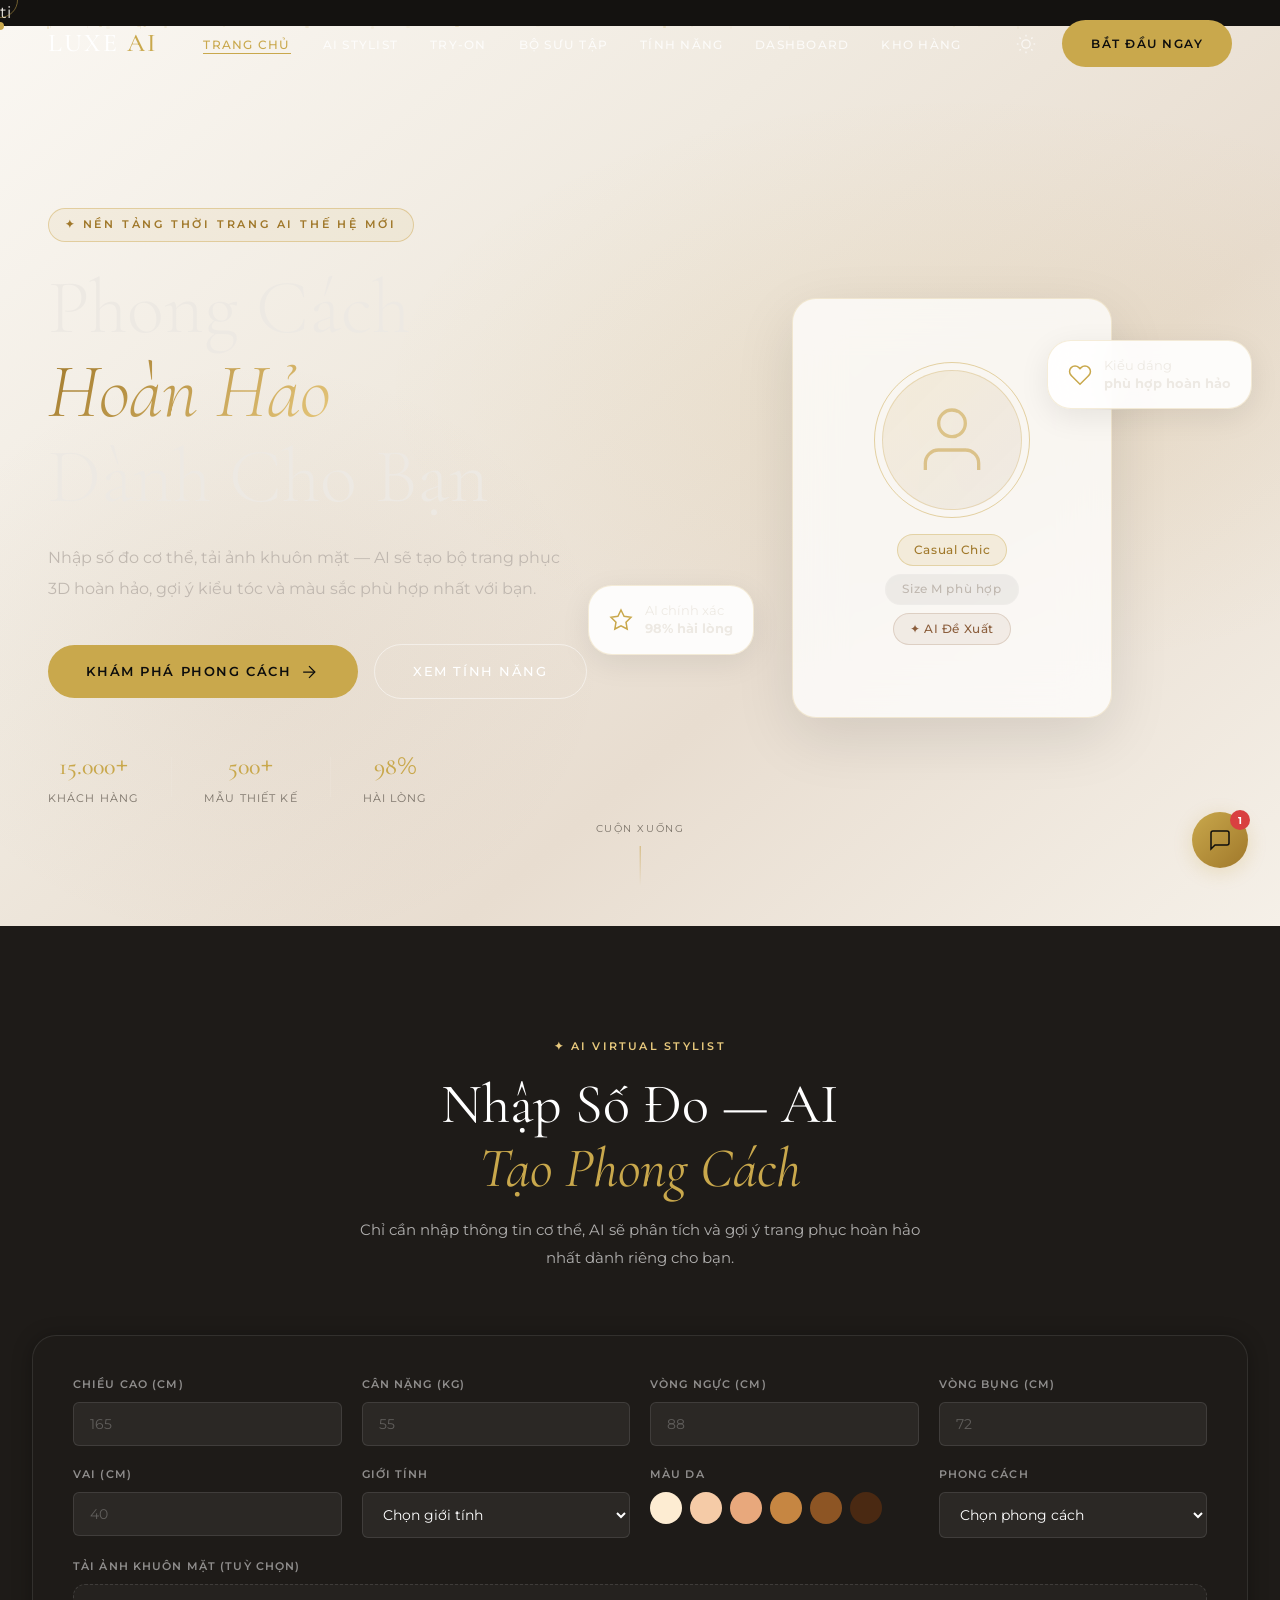
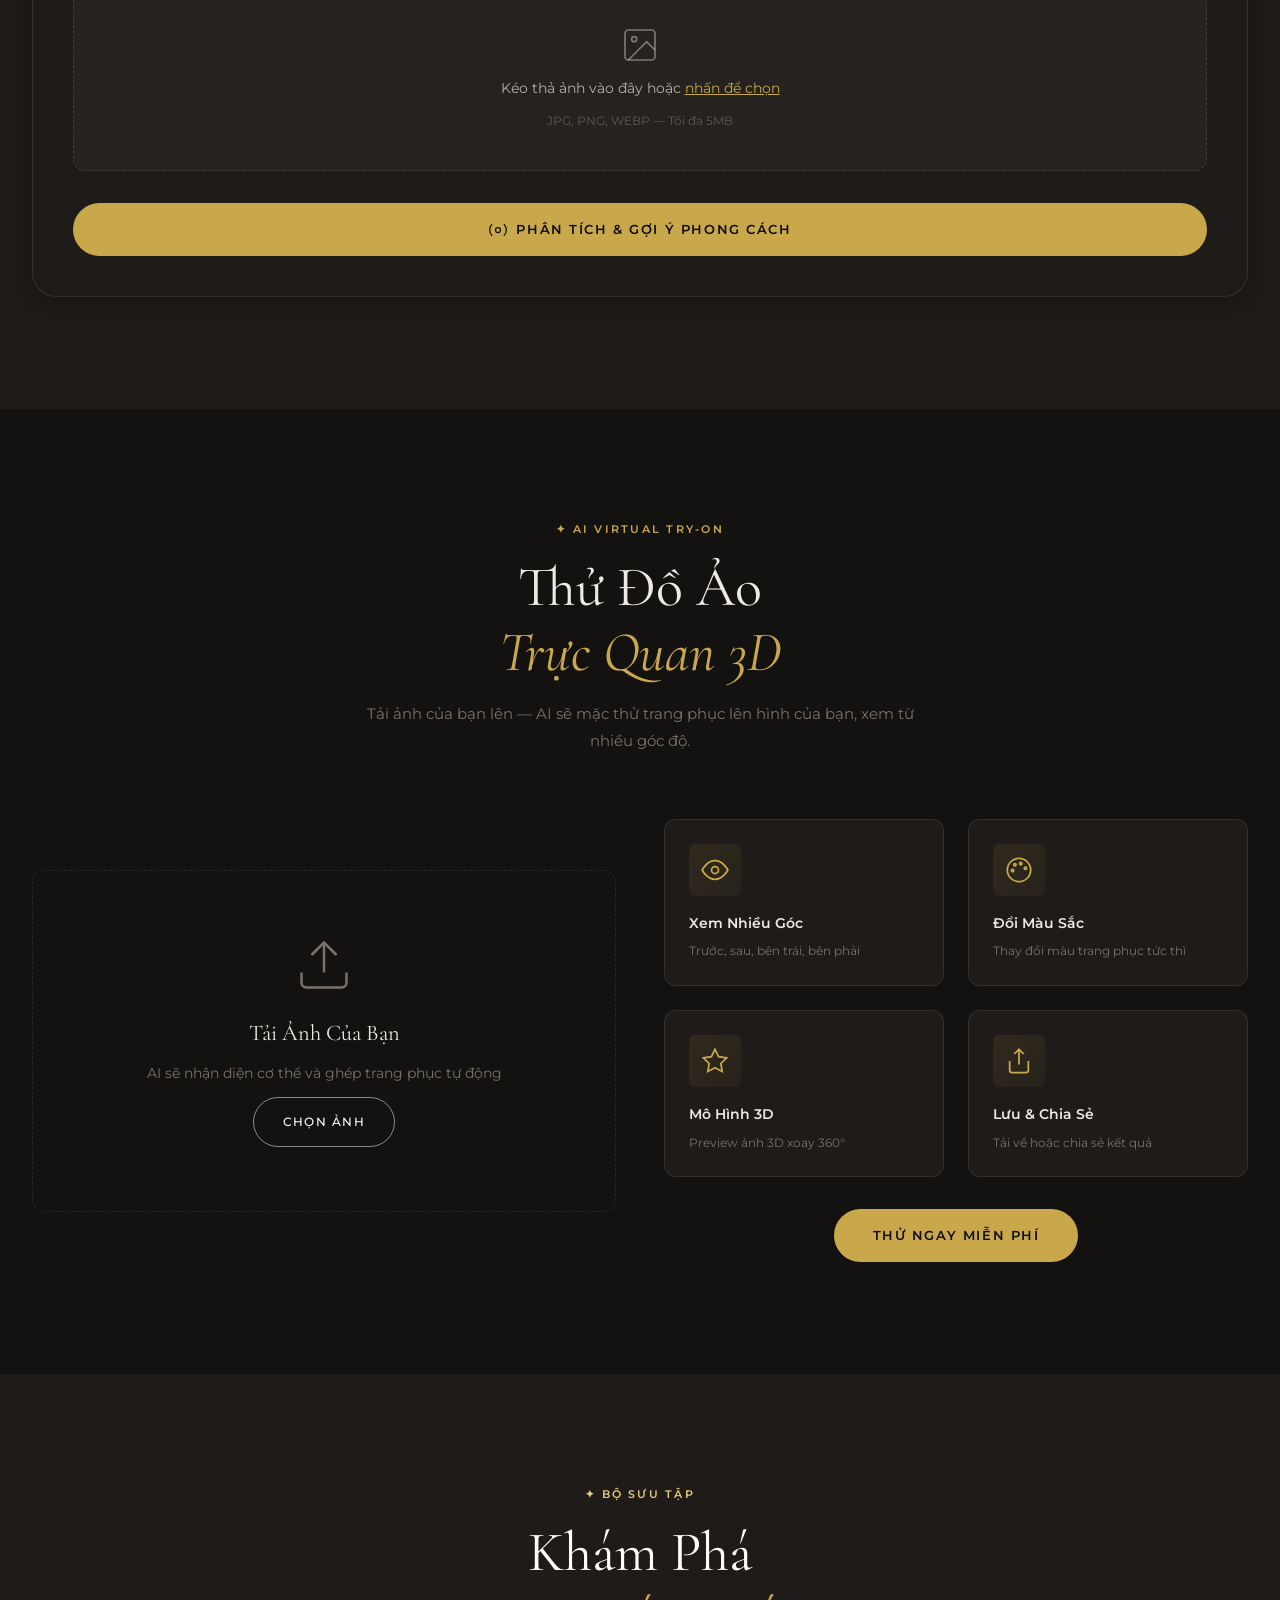
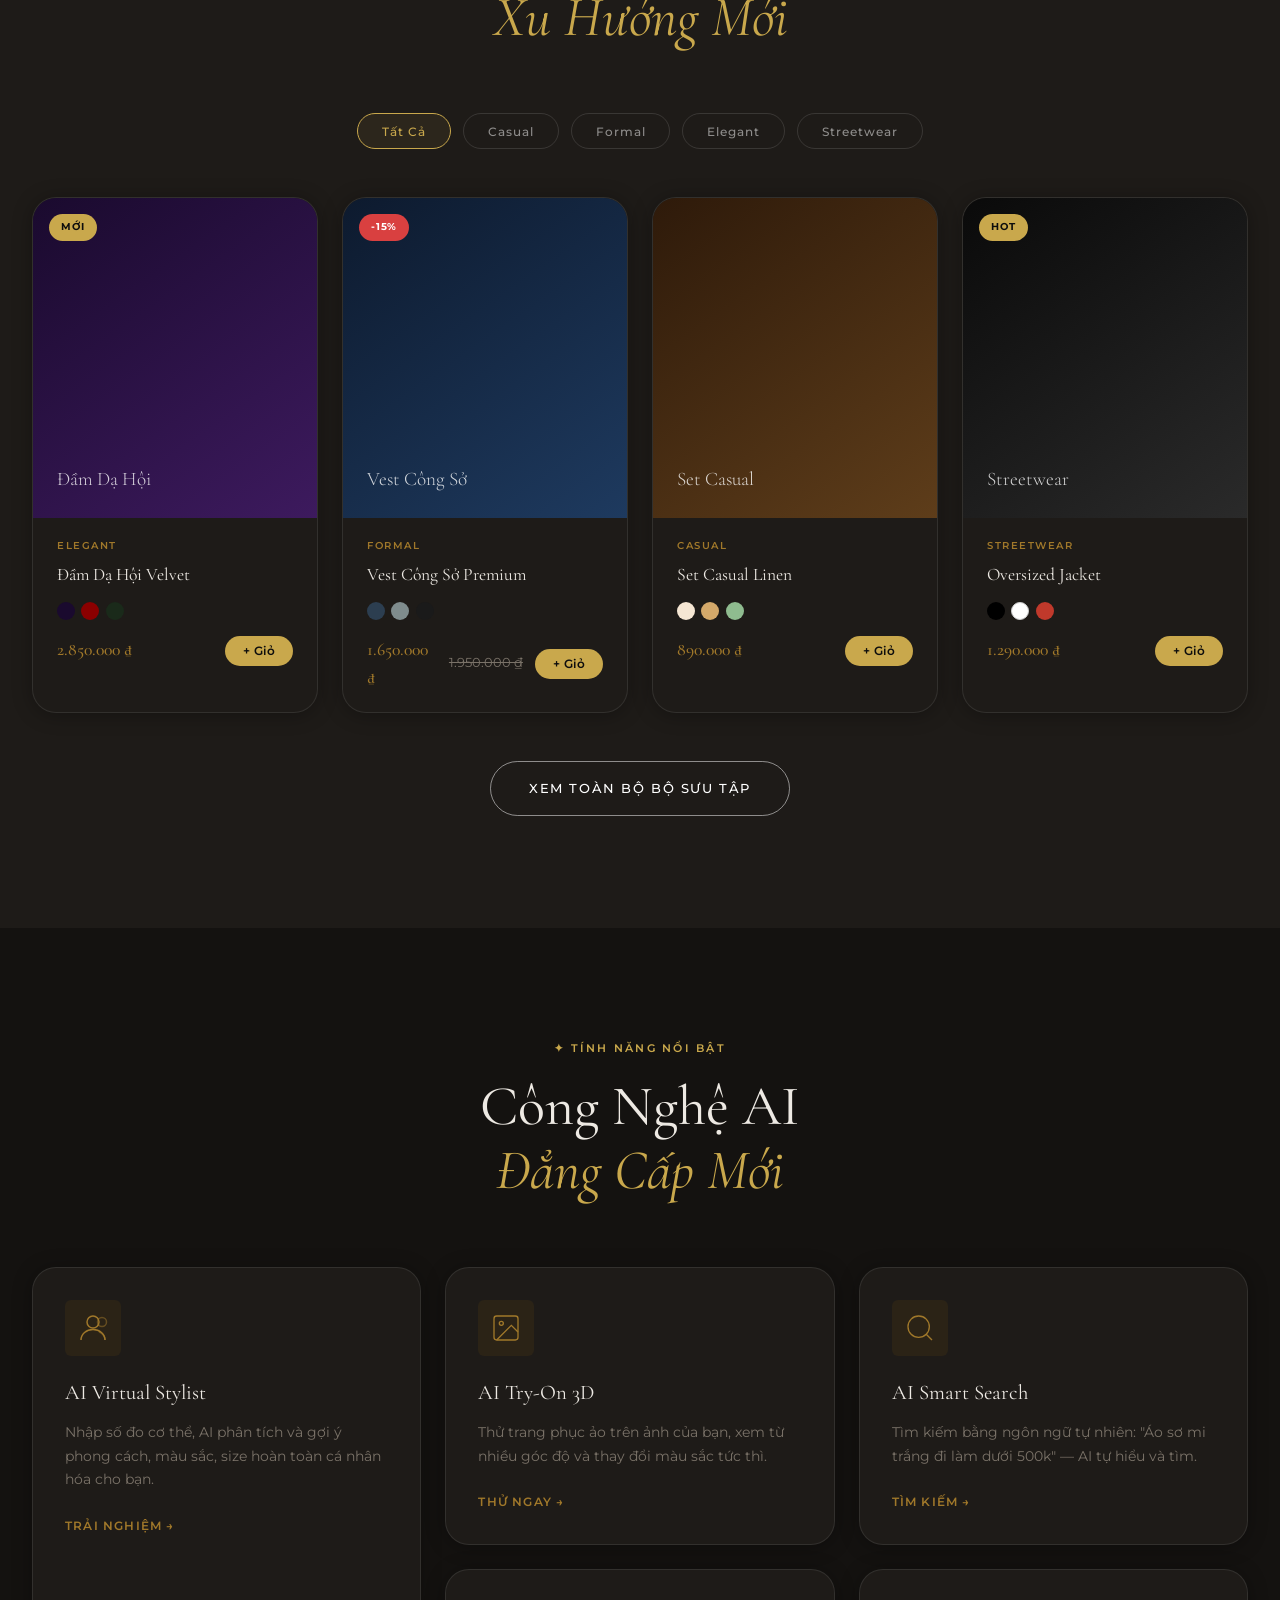
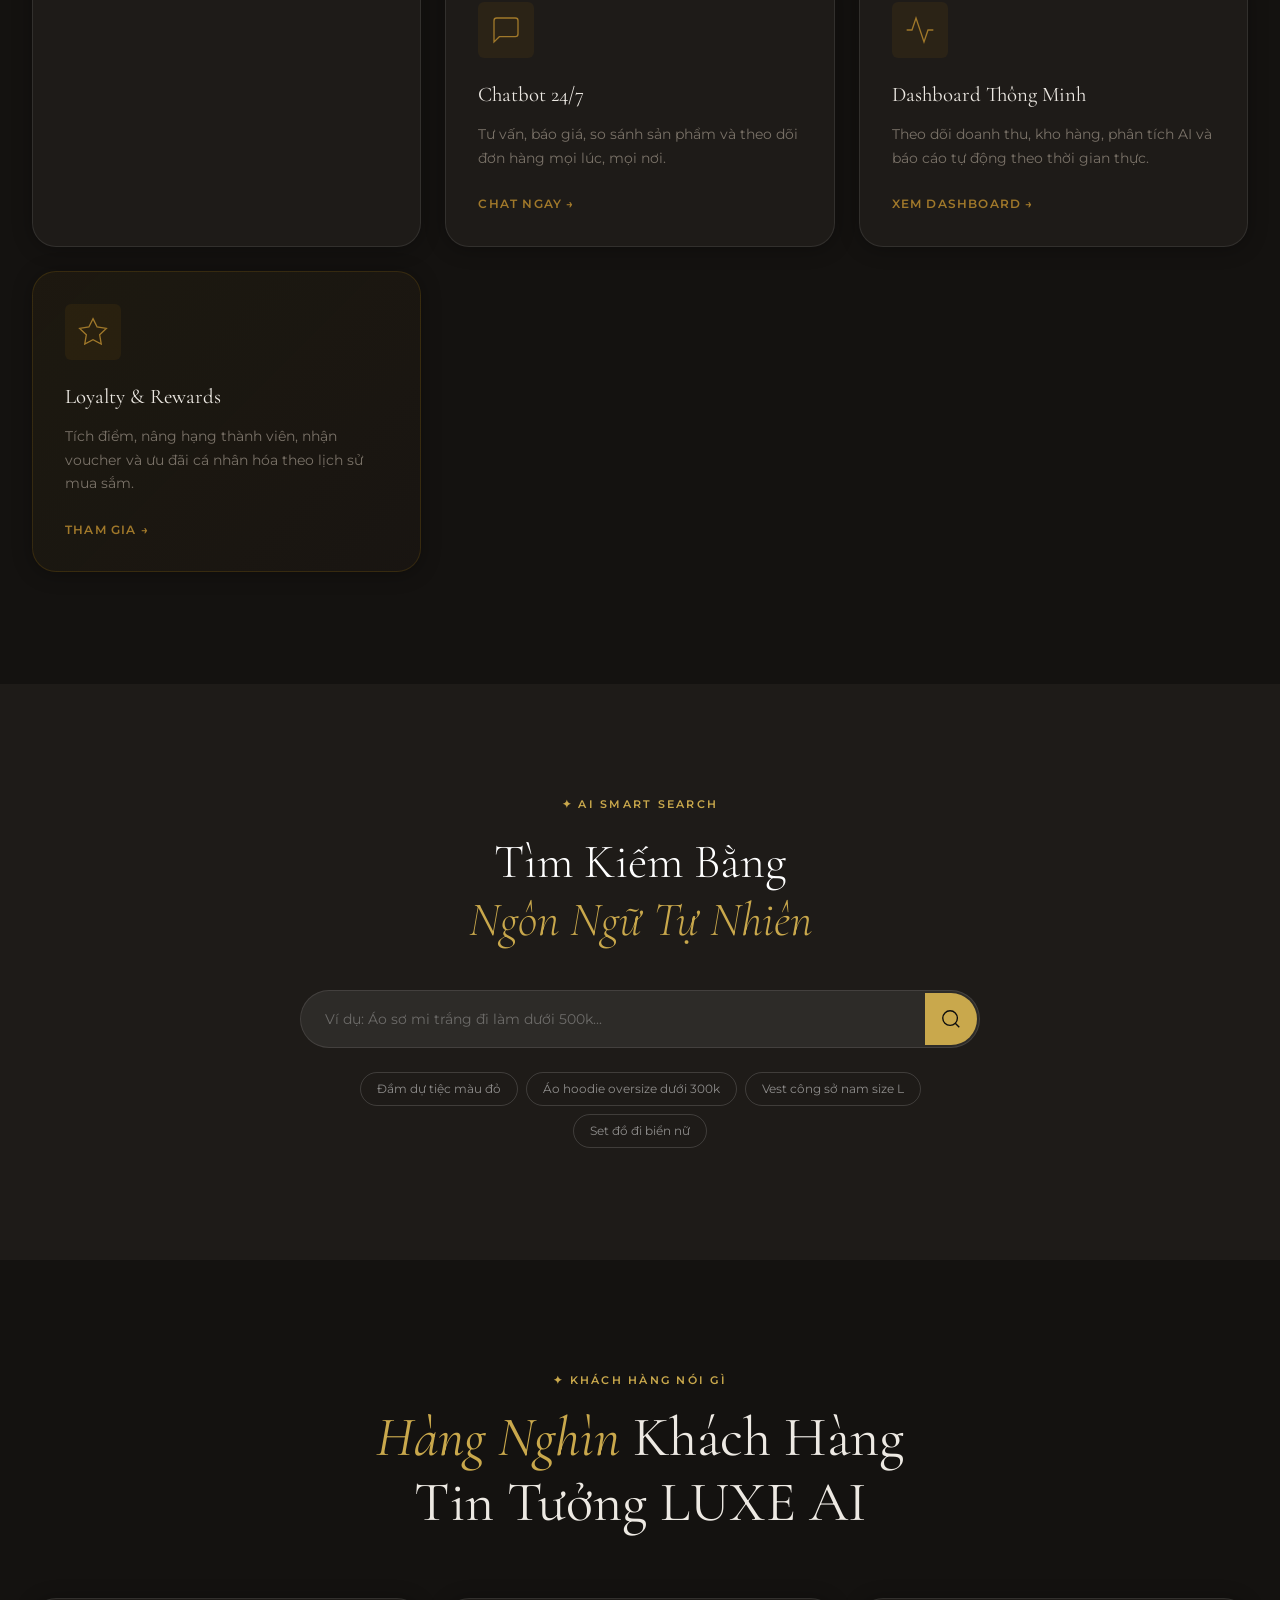
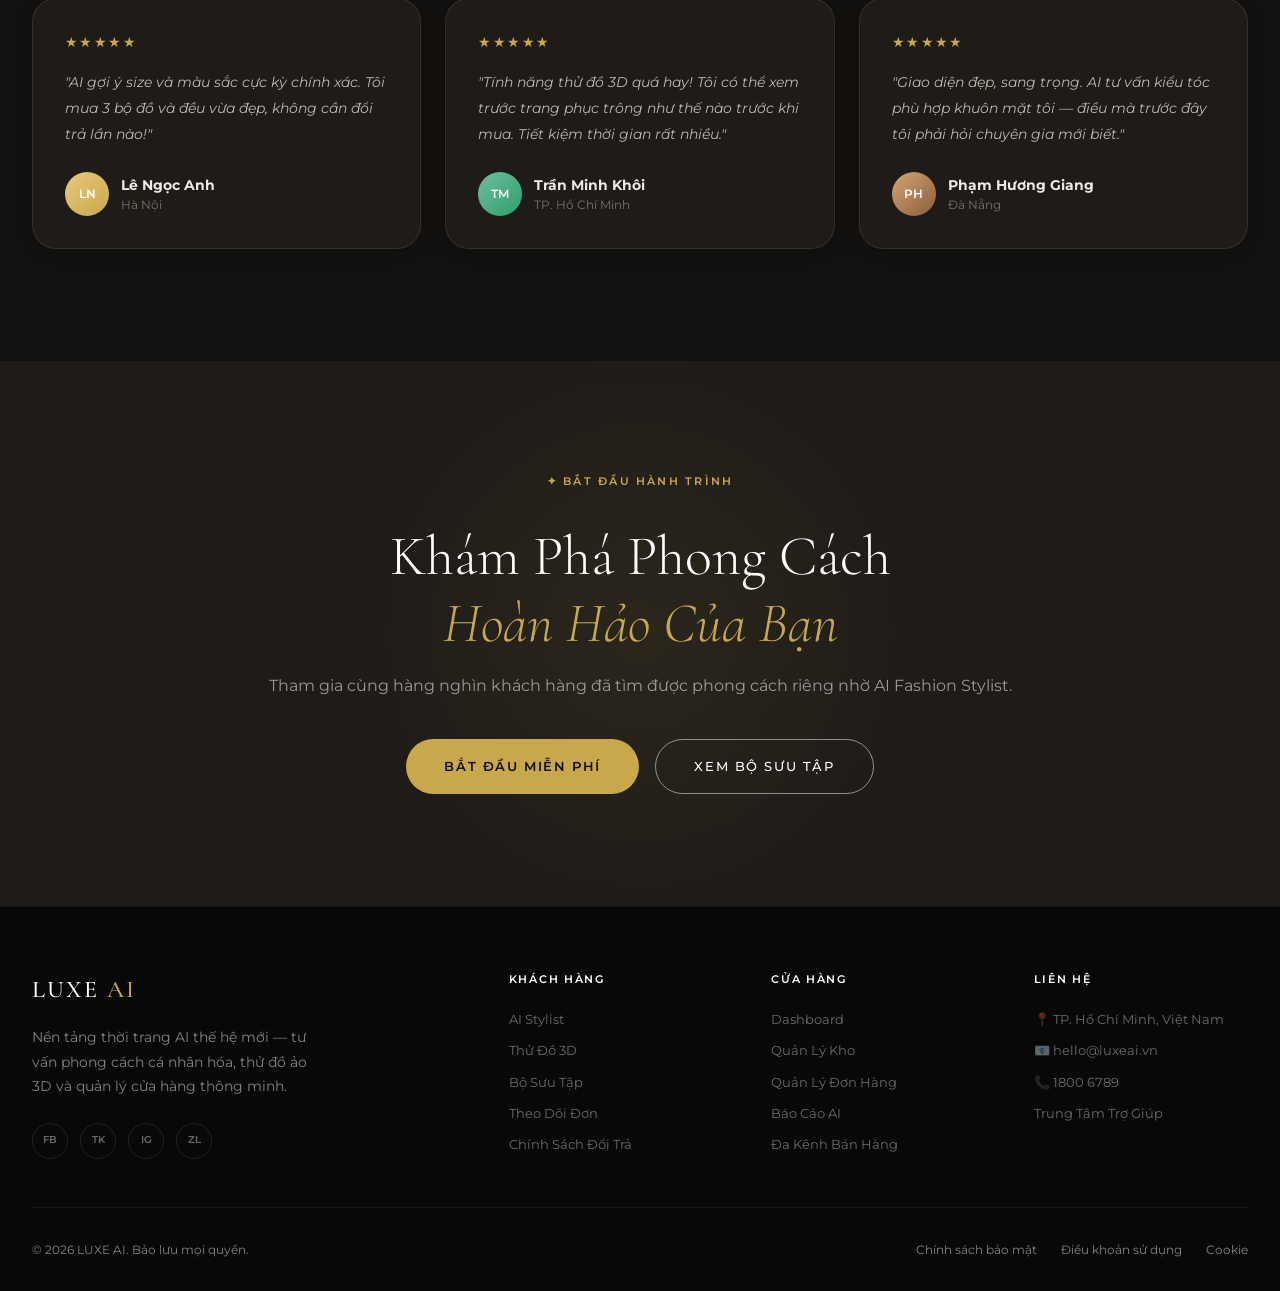
<file: index.html>
ti<!DOCTYPE html>
<html lang="vi">
<head>
  <meta charset="UTF-8" />
  <meta name="viewport" content="width=device-width, initial-scale=1.0" />
  <title>LUXE AI — Nền Tảng Thời Trang Thông Minh</title>
  <meta name="description" content="LUXE AI - Nền tảng thời trang AI: tư vấn phong cách, thử đồ ảo 3D, gợi ý kiểu tóc theo khuôn mặt, quản lý kho thông minh." />
  <meta name="theme-color" content="#0D0D0D" />
  <meta property="og:title" content="LUXE AI — Nền Tảng Thời Trang Thông Minh" />
  <meta property="og:description" content="AI Fashion Commerce Platform — Thử đồ ảo 3D, tư vấn phong cách cá nhân hóa, quản lý cửa hàng thông minh." />
  <link rel="preconnect" href="https://fonts.googleapis.com" />
  <link rel="preconnect" href="https://fonts.gstatic.com" crossorigin />
  <link href="https://fonts.googleapis.com/css2?family=Cormorant+Garamond:ital,wght@0,300;0,400;0,500;0,600;1,300;1,400&family=Montserrat:wght@300;400;500;600&display=swap" rel="stylesheet" />
  <link rel="stylesheet" href="css/style.css" />
  <link rel="stylesheet" href="css/animations.css" />
</head>
<body>

<!-- LOADER -->
<div class="loader" id="loader">
  <div class="loader__ring"></div>
  <span class="loader__text">LUXE AI</span>
</div>

<!-- CURSOR -->
<div class="cursor" id="cursor"></div>
<div class="cursor-follower" id="cursorFollower"></div>

<!-- NAVIGATION -->
<nav class="nav" id="nav">
  <div class="nav__logo">
    <a href="index.html">LUXE <span>AI</span></a>
  </div>
  <ul class="nav__menu" id="navMenu">
    <li><a href="#home" class="nav__link">Trang Chủ</a></li>
    <li><a href="#stylist" class="nav__link">AI Stylist</a></li>
    <li><a href="#tryon" class="nav__link">Try-On</a></li>
    <li><a href="#shop" class="nav__link">Bộ Sưu Tập</a></li>
    <li><a href="#features" class="nav__link">Tính Năng</a></li>
    <li><a href="dashboard.html" class="nav__link">Dashboard</a></li>
    <li><a href="warehouse.html" class="nav__link">Kho Hàng</a></li>
  </ul>
  <div class="nav__actions">
    <button class="btn-icon" id="themeToggle" aria-label="Đổi theme">
      <svg width="20" height="20" viewBox="0 0 24 24" fill="none" stroke="currentColor" stroke-width="1.5">
        <circle cx="12" cy="12" r="5"/><line x1="12" y1="1" x2="12" y2="3"/>
        <line x1="12" y1="21" x2="12" y2="23"/><line x1="4.22" y1="4.22" x2="5.64" y2="5.64"/>
        <line x1="18.36" y1="18.36" x2="19.78" y2="19.78"/><line x1="1" y1="12" x2="3" y2="12"/>
        <line x1="21" y1="12" x2="23" y2="12"/><line x1="4.22" y1="19.78" x2="5.64" y2="18.36"/>
        <line x1="18.36" y1="5.64" x2="19.78" y2="4.22"/>
      </svg>
    </button>
    <a href="stylist.html" class="btn-primary">Bắt Đầu Ngay</a>
    <button class="nav__hamburger" id="hamburger" aria-label="Menu">
      <span></span><span></span><span></span>
    </button>
  </div>
</nav>

<!-- HERO SECTION -->
<section class="hero" id="home">
  <div class="hero__bg">
    <div class="hero__gradient"></div>
    <div class="hero__particles" id="particles"></div>
  </div>
  <div class="hero__content">
    <div class="hero__tag reveal">✦ Nền Tảng Thời Trang AI Thế Hệ Mới</div>
    <h1 class="hero__title reveal">
      Phong Cách<br />
      <em>Hoàn Hảo</em><br />
      Dành Cho Bạn
    </h1>
    <p class="hero__subtitle reveal">
      Nhập số đo cơ thể, tải ảnh khuôn mặt — AI sẽ tạo bộ trang phục<br />
      3D hoàn hảo, gợi ý kiểu tóc và màu sắc phù hợp nhất với bạn.
    </p>
    <div class="hero__actions reveal">
      <a href="stylist.html" class="btn-primary btn-large">
        <span>Khám Phá Phong Cách</span>
        <svg width="20" height="20" viewBox="0 0 24 24" fill="none" stroke="currentColor" stroke-width="1.5">
          <line x1="5" y1="12" x2="19" y2="12"/><polyline points="12,5 19,12 12,19"/>
        </svg>
      </a>
      <a href="#features" class="btn-outline btn-large">Xem Tính Năng</a>
    </div>
    <div class="hero__stats reveal">
      <div class="stat"><span class="stat__num" data-target="15000">0</span><span>+</span><p>Khách Hàng</p></div>
      <div class="stat__divider"></div>
      <div class="stat"><span class="stat__num" data-target="500">0</span><span>+</span><p>Mẫu Thiết Kế</p></div>
      <div class="stat__divider"></div>
      <div class="stat"><span class="stat__num" data-target="98">0</span><span>%</span><p>Hài Lòng</p></div>
    </div>
  </div>
  <div class="hero__visual reveal">
    <div class="hero__card hero__card--main">
      <div class="hero__avatar">
        <div class="avatar-ring"></div>
        <div class="avatar-placeholder">
          <svg width="80" height="80" viewBox="0 0 24 24" fill="none" stroke="currentColor" stroke-width="1">
            <path d="M20 21v-2a4 4 0 0 0-4-4H8a4 4 0 0 0-4 4v2"/>
            <circle cx="12" cy="7" r="4"/>
          </svg>
        </div>
      </div>
      <div class="hero__outfit-tags">
        <span class="tag tag--gold">Casual Chic</span>
        <span class="tag tag--silver">Size M phù hợp</span>
        <span class="tag tag--accent">✦ AI Đề Xuất</span>
      </div>
    </div>
    <div class="hero__card hero__card--float hero__card--1">
      <svg width="24" height="24" viewBox="0 0 24 24" fill="none" stroke="currentColor" stroke-width="1.5">
        <path d="M20.84 4.61a5.5 5.5 0 0 0-7.78 0L12 5.67l-1.06-1.06a5.5 5.5 0 0 0-7.78 7.78l1.06 1.06L12 21.23l7.78-7.78 1.06-1.06a5.5 5.5 0 0 0 0-7.78z"/>
      </svg>
      <p>Kiểu dáng<br/><strong>phù hợp hoàn hảo</strong></p>
    </div>
    <div class="hero__card hero__card--float hero__card--2">
      <svg width="24" height="24" viewBox="0 0 24 24" fill="none" stroke="currentColor" stroke-width="1.5">
        <polygon points="12,2 15.09,8.26 22,9.27 17,14.14 18.18,21.02 12,17.77 5.82,21.02 7,14.14 2,9.27 8.91,8.26"/>
      </svg>
      <p>AI chính xác<br/><strong>98% hài lòng</strong></p>
    </div>
  </div>
  <div class="hero__scroll">
    <span>Cuộn xuống</span>
    <div class="scroll-indicator"></div>
  </div>
</section>

<!-- AI STYLIST SECTION -->
<section class="section section--dark" id="stylist">
  <div class="container">
    <div class="section__header reveal">
      <span class="section__tag">✦ AI Virtual Stylist</span>
      <h2 class="section__title">Nhập Số Đo — AI<br /><em>Tạo Phong Cách</em></h2>
      <p class="section__desc">Chỉ cần nhập thông tin cơ thể, AI sẽ phân tích và gợi ý trang phục hoàn hảo nhất dành riêng cho bạn.</p>
    </div>
    <div class="stylist-form reveal">
      <div class="stylist-form__grid">
        <div class="input-group">
          <label>Chiều Cao (cm)</label>
          <input type="number" placeholder="165" min="140" max="220" id="height" />
        </div>
        <div class="input-group">
          <label>Cân Nặng (kg)</label>
          <input type="number" placeholder="55" min="35" max="150" id="weight" />
        </div>
        <div class="input-group">
          <label>Vòng Ngực (cm)</label>
          <input type="number" placeholder="88" min="60" max="130" id="chest" />
        </div>
        <div class="input-group">
          <label>Vòng Bụng (cm)</label>
          <input type="number" placeholder="72" min="55" max="120" id="waist" />
        </div>
        <div class="input-group">
          <label>Vai (cm)</label>
          <input type="number" placeholder="40" min="30" max="60" id="shoulder" />
        </div>
        <div class="input-group">
          <label>Giới Tính</label>
          <select id="gender">
            <option value="">Chọn giới tính</option>
            <option value="female">Nữ</option>
            <option value="male">Nam</option>
            <option value="other">Khác</option>
          </select>
        </div>
        <div class="input-group">
          <label>Màu Da</label>
          <div class="skin-picker" id="skinPicker">
            <button class="skin-btn" data-color="#FDECD2" style="background:#FDECD2;" title="Sáng"></button>
            <button class="skin-btn" data-color="#F5CBA7" style="background:#F5CBA7;" title="Trắng hồng"></button>
            <button class="skin-btn" data-color="#E8A87C" style="background:#E8A87C;" title="Lúa mì"></button>
            <button class="skin-btn" data-color="#C68642" style="background:#C68642;" title="Bánh mật"></button>
            <button class="skin-btn" data-color="#8D5524" style="background:#8D5524;" title="Nâu"></button>
            <button class="skin-btn" data-color="#4A2912" style="background:#4A2912;" title="Nâu tối"></button>
          </div>
        </div>
        <div class="input-group">
          <label>Phong Cách</label>
          <select id="style">
            <option value="">Chọn phong cách</option>
            <option value="casual">Casual — Thường ngày</option>
            <option value="formal">Formal — Công sở</option>
            <option value="elegant">Elegant — Sang trọng</option>
            <option value="streetwear">Streetwear — Năng động</option>
            <option value="romantic">Romantic — Lãng mạn</option>
            <option value="minimalist">Minimalist — Tối giản</option>
          </select>
        </div>
        <div class="input-group input-group--full">
          <label>Tải Ảnh Khuôn Mặt (tuỳ chọn)</label>
          <div class="upload-zone" id="faceUpload">
            <svg width="40" height="40" viewBox="0 0 24 24" fill="none" stroke="currentColor" stroke-width="1">
              <rect x="3" y="3" width="18" height="18" rx="2"/><circle cx="8.5" cy="8.5" r="1.5"/>
              <polyline points="21,15 16,10 5,21"/>
            </svg>
            <p>Kéo thả ảnh vào đây hoặc <span>nhấn để chọn</span></p>
            <small>JPG, PNG, WEBP — Tối đa 5MB</small>
            <input type="file" accept="image/*" id="faceInput" hidden />
          </div>
        </div>
      </div>
      <div class="stylist-form__footer">
        <a href="stylist.html" class="btn-primary btn-large btn-full">
          <svg width="20" height="20" viewBox="0 0 24 24" fill="none" stroke="currentColor" stroke-width="1.5">
            <circle cx="12" cy="12" r="3"/><path d="M19.07 4.93a10 10 0 0 1 0 14.14"/>
            <path d="M4.93 4.93a10 10 0 0 0 0 14.14"/>
          </svg>
          <span>Phân Tích & Gợi Ý Phong Cách</span>
        </a>
      </div>
    </div>
  </div>
</section>

<!-- TRY-ON SECTION -->
<section class="section" id="tryon">
  <div class="container">
    <div class="section__header reveal">
      <span class="section__tag">✦ AI Virtual Try-On</span>
      <h2 class="section__title">Thử Đồ Ảo<br /><em>Trực Quan 3D</em></h2>
      <p class="section__desc">Tải ảnh của bạn lên — AI sẽ mặc thử trang phục lên hình của bạn, xem từ nhiều góc độ.</p>
    </div>
    <div class="tryon-demo reveal">
      <div class="tryon-demo__upload">
        <div class="upload-zone upload-zone--large" id="tryonUpload">
          <div class="upload-zone__icon">
            <svg width="60" height="60" viewBox="0 0 24 24" fill="none" stroke="currentColor" stroke-width="1">
              <path d="M21 15v4a2 2 0 0 1-2 2H5a2 2 0 0 1-2-2v-4"/>
              <polyline points="17,8 12,3 7,8"/><line x1="12" y1="3" x2="12" y2="15"/>
            </svg>
          </div>
          <h3>Tải Ảnh Của Bạn</h3>
          <p>AI sẽ nhận diện cơ thể và ghép trang phục tự động</p>
          <span class="btn-outline">Chọn Ảnh</span>
          <input type="file" accept="image/*" hidden />
        </div>
      </div>
      <div class="tryon-demo__features">
        <div class="feature-card reveal">
          <div class="feature-card__icon">
            <svg width="28" height="28" viewBox="0 0 24 24" fill="none" stroke="currentColor" stroke-width="1.5">
              <path d="M1 12s4-8 11-8 11 8 11 8-4 8-11 8-11-8-11-8z"/><circle cx="12" cy="12" r="3"/>
            </svg>
          </div>
          <h4>Xem Nhiều Góc</h4>
          <p>Trước, sau, bên trái, bên phải</p>
        </div>
        <div class="feature-card reveal">
          <div class="feature-card__icon">
            <svg width="28" height="28" viewBox="0 0 24 24" fill="none" stroke="currentColor" stroke-width="1.5">
              <circle cx="13.5" cy="6.5" r="1"/><circle cx="17.5" cy="10.5" r="1"/>
              <circle cx="8.5" cy="7.5" r="1"/><circle cx="6.5" cy="12.5" r="1"/>
              <path d="M12 2C6.48 2 2 6.48 2 12s4.48 10 10 10 10-4.48 10-10S17.52 2 12 2z"/>
            </svg>
          </div>
          <h4>Đổi Màu Sắc</h4>
          <p>Thay đổi màu trang phục tức thì</p>
        </div>
        <div class="feature-card reveal">
          <div class="feature-card__icon">
            <svg width="28" height="28" viewBox="0 0 24 24" fill="none" stroke="currentColor" stroke-width="1.5">
              <polygon points="12,2 15.09,8.26 22,9.27 17,14.14 18.18,21.02 12,17.77 5.82,21.02 7,14.14 2,9.27 8.91,8.26"/>
            </svg>
          </div>
          <h4>Mô Hình 3D</h4>
          <p>Preview ảnh 3D xoay 360°</p>
        </div>
        <div class="feature-card reveal">
          <div class="feature-card__icon">
            <svg width="28" height="28" viewBox="0 0 24 24" fill="none" stroke="currentColor" stroke-width="1.5">
              <path d="M4 12v8a2 2 0 0 0 2 2h12a2 2 0 0 0 2-2v-8"/>
              <polyline points="16,6 12,2 8,6"/><line x1="12" y1="2" x2="12" y2="15"/>
            </svg>
          </div>
          <h4>Lưu & Chia Sẻ</h4>
          <p>Tải về hoặc chia sẻ kết quả</p>
        </div>
        <div class="tryon-cta">
          <a href="tryon.html" class="btn-primary btn-large">Thử Ngay Miễn Phí</a>
        </div>
      </div>
    </div>
  </div>
</section>

<!-- SHOP / COLLECTIONS SECTION -->
<section class="section section--dark" id="shop">
  <div class="container">
    <div class="section__header reveal">
      <span class="section__tag">✦ Bộ Sưu Tập</span>
      <h2 class="section__title">Khám Phá<br /><em>Xu Hướng Mới</em></h2>
    </div>
    <div class="collection-filters reveal">
      <button class="filter-btn active" data-filter="all">Tất Cả</button>
      <button class="filter-btn" data-filter="casual">Casual</button>
      <button class="filter-btn" data-filter="formal">Formal</button>
      <button class="filter-btn" data-filter="elegant">Elegant</button>
      <button class="filter-btn" data-filter="streetwear">Streetwear</button>
    </div>
    <div class="products-grid" id="productsGrid">
      <div class="product-card reveal" data-category="elegant">
        <div class="product-card__image">
          <div class="product-card__placeholder product-card__placeholder--1">
            <span>Đầm Dạ Hội</span>
          </div>
          <div class="product-card__overlay">
            <button class="btn-icon-circle">
              <svg width="18" height="18" viewBox="0 0 24 24" fill="none" stroke="currentColor" stroke-width="1.5">
                <path d="M20.84 4.61a5.5 5.5 0 0 0-7.78 0L12 5.67l-1.06-1.06a5.5 5.5 0 0 0-7.78 7.78l1.06 1.06L12 21.23l7.78-7.78 1.06-1.06a5.5 5.5 0 0 0 0-7.78z"/>
              </svg>
            </button>
            <button class="btn-icon-circle btn-tryon">3D Try</button>
          </div>
          <span class="product-card__badge">Mới</span>
        </div>
        <div class="product-card__info">
          <span class="product-card__cat">Elegant</span>
          <h3>Đầm Dạ Hội Velvet</h3>
          <div class="product-card__colors">
            <span class="color-dot" style="background:#1a0a2e;"></span>
            <span class="color-dot" style="background:#8B0000;"></span>
            <span class="color-dot" style="background:#1a2a1a;"></span>
          </div>
          <div class="product-card__footer">
            <span class="price">2.850.000 ₫</span>
            <button class="btn-add">+ Giỏ</button>
          </div>
        </div>
      </div>
      <div class="product-card reveal" data-category="formal">
        <div class="product-card__image">
          <div class="product-card__placeholder product-card__placeholder--2">
            <span>Vest Công Sở</span>
          </div>
          <div class="product-card__overlay">
            <button class="btn-icon-circle">
              <svg width="18" height="18" viewBox="0 0 24 24" fill="none" stroke="currentColor" stroke-width="1.5">
                <path d="M20.84 4.61a5.5 5.5 0 0 0-7.78 0L12 5.67l-1.06-1.06a5.5 5.5 0 0 0-7.78 7.78l1.06 1.06L12 21.23l7.78-7.78 1.06-1.06a5.5 5.5 0 0 0 0-7.78z"/>
              </svg>
            </button>
            <button class="btn-icon-circle btn-tryon">3D Try</button>
          </div>
          <span class="product-card__badge product-card__badge--sale">-15%</span>
        </div>
        <div class="product-card__info">
          <span class="product-card__cat">Formal</span>
          <h3>Vest Công Sở Premium</h3>
          <div class="product-card__colors">
            <span class="color-dot" style="background:#2c3e50;"></span>
            <span class="color-dot" style="background:#7f8c8d;"></span>
            <span class="color-dot" style="background:#1a1a1a;"></span>
          </div>
          <div class="product-card__footer">
            <span class="price">1.650.000 ₫</span>
            <span class="price-old">1.950.000 ₫</span>
            <button class="btn-add">+ Giỏ</button>
          </div>
        </div>
      </div>
      <div class="product-card reveal" data-category="casual">
        <div class="product-card__image">
          <div class="product-card__placeholder product-card__placeholder--3">
            <span>Set Casual</span>
          </div>
          <div class="product-card__overlay">
            <button class="btn-icon-circle">
              <svg width="18" height="18" viewBox="0 0 24 24" fill="none" stroke="currentColor" stroke-width="1.5">
                <path d="M20.84 4.61a5.5 5.5 0 0 0-7.78 0L12 5.67l-1.06-1.06a5.5 5.5 0 0 0-7.78 7.78l1.06 1.06L12 21.23l7.78-7.78 1.06-1.06a5.5 5.5 0 0 0 0-7.78z"/>
              </svg>
            </button>
            <button class="btn-icon-circle btn-tryon">3D Try</button>
          </div>
        </div>
        <div class="product-card__info">
          <span class="product-card__cat">Casual</span>
          <h3>Set Casual Linen</h3>
          <div class="product-card__colors">
            <span class="color-dot" style="background:#f5e6d3;"></span>
            <span class="color-dot" style="background:#d4a96a;"></span>
            <span class="color-dot" style="background:#8fbc8f;"></span>
          </div>
          <div class="product-card__footer">
            <span class="price">890.000 ₫</span>
            <button class="btn-add">+ Giỏ</button>
          </div>
        </div>
      </div>
      <div class="product-card reveal" data-category="streetwear">
        <div class="product-card__image">
          <div class="product-card__placeholder product-card__placeholder--4">
            <span>Streetwear</span>
          </div>
          <div class="product-card__overlay">
            <button class="btn-icon-circle">
              <svg width="18" height="18" viewBox="0 0 24 24" fill="none" stroke="currentColor" stroke-width="1.5">
                <path d="M20.84 4.61a5.5 5.5 0 0 0-7.78 0L12 5.67l-1.06-1.06a5.5 5.5 0 0 0-7.78 7.78l1.06 1.06L12 21.23l7.78-7.78 1.06-1.06a5.5 5.5 0 0 0 0-7.78z"/>
              </svg>
            </button>
            <button class="btn-icon-circle btn-tryon">3D Try</button>
          </div>
          <span class="product-card__badge">Hot</span>
        </div>
        <div class="product-card__info">
          <span class="product-card__cat">Streetwear</span>
          <h3>Oversized Jacket</h3>
          <div class="product-card__colors">
            <span class="color-dot" style="background:#000;"></span>
            <span class="color-dot" style="background:#fff;border:1px solid #ccc;"></span>
            <span class="color-dot" style="background:#c0392b;"></span>
          </div>
          <div class="product-card__footer">
            <span class="price">1.290.000 ₫</span>
            <button class="btn-add">+ Giỏ</button>
          </div>
        </div>
      </div>
    </div>
    <div class="section__cta reveal">
      <a href="shop.html" class="btn-outline btn-large">Xem Toàn Bộ Bộ Sưu Tập</a>
    </div>
  </div>
</section>

<!-- FEATURES SECTION -->
<section class="section" id="features">
  <div class="container">
    <div class="section__header reveal">
      <span class="section__tag">✦ Tính Năng Nổi Bật</span>
      <h2 class="section__title">Công Nghệ AI<br /><em>Đẳng Cấp Mới</em></h2>
    </div>
    <div class="features-grid">
      <div class="feat-card feat-card--large reveal">
        <div class="feat-card__icon">
          <svg width="36" height="36" viewBox="0 0 24 24" fill="none" stroke="currentColor" stroke-width="1">
            <circle cx="12" cy="8" r="4"/><path d="M4 20c0-4 3.6-7 8-7s8 3 8 7"/>
            <circle cx="18" cy="8" r="3" opacity=".5"/><path d="M20 20c0-2.5-1.8-4.5-4-5.5" opacity=".5"/>
          </svg>
        </div>
        <h3>AI Virtual Stylist</h3>
        <p>Nhập số đo cơ thể, AI phân tích và gợi ý phong cách, màu sắc, size hoàn toàn cá nhân hóa cho bạn.</p>
        <a href="stylist.html" class="feat-card__link">Trải nghiệm →</a>
      </div>
      <div class="feat-card reveal">
        <div class="feat-card__icon">
          <svg width="32" height="32" viewBox="0 0 24 24" fill="none" stroke="currentColor" stroke-width="1">
            <rect x="3" y="3" width="18" height="18" rx="2"/><circle cx="8.5" cy="8.5" r="1.5"/>
            <polyline points="21,15 16,10 5,21"/>
          </svg>
        </div>
        <h3>AI Try-On 3D</h3>
        <p>Thử trang phục ảo trên ảnh của bạn, xem từ nhiều góc độ và thay đổi màu sắc tức thì.</p>
        <a href="tryon.html" class="feat-card__link">Thử ngay →</a>
      </div>
      <div class="feat-card reveal">
        <div class="feat-card__icon">
          <svg width="32" height="32" viewBox="0 0 24 24" fill="none" stroke="currentColor" stroke-width="1">
            <circle cx="11" cy="11" r="8"/><line x1="21" y1="21" x2="16.65" y2="16.65"/>
          </svg>
        </div>
        <h3>AI Smart Search</h3>
        <p>Tìm kiếm bằng ngôn ngữ tự nhiên: "Áo sơ mi trắng đi làm dưới 500k" — AI tự hiểu và tìm.</p>
        <a href="shop.html" class="feat-card__link">Tìm kiếm →</a>
      </div>
      <div class="feat-card reveal">
        <div class="feat-card__icon">
          <svg width="32" height="32" viewBox="0 0 24 24" fill="none" stroke="currentColor" stroke-width="1">
            <path d="M21 15a2 2 0 0 1-2 2H7l-4 4V5a2 2 0 0 1 2-2h14a2 2 0 0 1 2 2z"/>
          </svg>
        </div>
        <h3>Chatbot 24/7</h3>
        <p>Tư vấn, báo giá, so sánh sản phẩm và theo dõi đơn hàng mọi lúc, mọi nơi.</p>
        <a href="#" class="feat-card__link" id="openChatBtn">Chat ngay →</a>
      </div>
      <div class="feat-card reveal">
        <div class="feat-card__icon">
          <svg width="32" height="32" viewBox="0 0 24 24" fill="none" stroke="currentColor" stroke-width="1">
            <polyline points="22,12 18,12 15,21 9,3 6,12 2,12"/>
          </svg>
        </div>
        <h3>Dashboard Thông Minh</h3>
        <p>Theo dõi doanh thu, kho hàng, phân tích AI và báo cáo tự động theo thời gian thực.</p>
        <a href="dashboard.html" class="feat-card__link">Xem Dashboard →</a>
      </div>
      <div class="feat-card feat-card--accent reveal">
        <div class="feat-card__icon">
          <svg width="32" height="32" viewBox="0 0 24 24" fill="none" stroke="currentColor" stroke-width="1">
            <path d="M12 2l3.09 6.26L22 9.27l-5 4.87 1.18 6.88L12 17.77l-6.18 3.25L7 14.14 2 9.27l6.91-1.01L12 2z"/>
          </svg>
        </div>
        <h3>Loyalty & Rewards</h3>
        <p>Tích điểm, nâng hạng thành viên, nhận voucher và ưu đãi cá nhân hóa theo lịch sử mua sắm.</p>
        <a href="#" class="feat-card__link">Tham gia →</a>
      </div>
    </div>
  </div>
</section>

<!-- AI SEARCH BAR -->
<section class="section section--dark">
  <div class="container">
    <div class="ai-search reveal">
      <div class="ai-search__label">✦ AI Smart Search</div>
      <h2>Tìm Kiếm Bằng<br /><em>Ngôn Ngữ Tự Nhiên</em></h2>
      <div class="ai-search__bar">
        <input type="text" id="aiSearchInput" placeholder="Ví dụ: Áo sơ mi trắng đi làm dưới 500k..." />
        <button class="ai-search__btn" id="aiSearchBtn">
          <svg width="22" height="22" viewBox="0 0 24 24" fill="none" stroke="currentColor" stroke-width="1.5">
            <circle cx="11" cy="11" r="8"/><line x1="21" y1="21" x2="16.65" y2="16.65"/>
          </svg>
        </button>
      </div>
      <div class="ai-search__suggestions">
        <span class="suggest-chip" onclick="setSearch(this)">Đầm dự tiệc màu đỏ</span>
        <span class="suggest-chip" onclick="setSearch(this)">Áo hoodie oversize dưới 300k</span>
        <span class="suggest-chip" onclick="setSearch(this)">Vest công sở nam size L</span>
        <span class="suggest-chip" onclick="setSearch(this)">Set đồ đi biển nữ</span>
      </div>
    </div>
  </div>
</section>

<!-- TESTIMONIALS -->
<section class="section">
  <div class="container">
    <div class="section__header reveal">
      <span class="section__tag">✦ Khách Hàng Nói Gì</span>
      <h2 class="section__title"><em>Hàng Nghìn</em> Khách Hàng<br />Tin Tưởng LUXE AI</h2>
    </div>
    <div class="testimonials reveal">
      <div class="testimonial-card">
        <div class="testimonial-card__stars">★★★★★</div>
        <p>"AI gợi ý size và màu sắc cực kỳ chính xác. Tôi mua 3 bộ đồ và đều vừa đẹp, không cần đổi trả lần nào!"</p>
        <div class="testimonial-card__author">
          <div class="author-avatar author-avatar--1">LN</div>
          <div>
            <strong>Lê Ngọc Anh</strong>
            <span>Hà Nội</span>
          </div>
        </div>
      </div>
      <div class="testimonial-card">
        <div class="testimonial-card__stars">★★★★★</div>
        <p>"Tính năng thử đồ 3D quá hay! Tôi có thể xem trước trang phục trông như thế nào trước khi mua. Tiết kiệm thời gian rất nhiều."</p>
        <div class="testimonial-card__author">
          <div class="author-avatar author-avatar--2">TM</div>
          <div>
            <strong>Trần Minh Khôi</strong>
            <span>TP. Hồ Chí Minh</span>
          </div>
        </div>
      </div>
      <div class="testimonial-card">
        <div class="testimonial-card__stars">★★★★★</div>
        <p>"Giao diện đẹp, sang trọng. AI tư vấn kiểu tóc phù hợp khuôn mặt tôi — điều mà trước đây tôi phải hỏi chuyên gia mới biết."</p>
        <div class="testimonial-card__author">
          <div class="author-avatar author-avatar--3">PH</div>
          <div>
            <strong>Phạm Hương Giang</strong>
            <span>Đà Nẵng</span>
          </div>
        </div>
      </div>
    </div>
  </div>
</section>

<!-- CTA SECTION -->
<section class="section section--cta">
  <div class="container">
    <div class="cta-block reveal">
      <span class="section__tag">✦ Bắt Đầu Hành Trình</span>
      <h2>Khám Phá Phong Cách<br /><em>Hoàn Hảo Của Bạn</em></h2>
      <p>Tham gia cùng hàng nghìn khách hàng đã tìm được phong cách riêng nhờ AI Fashion Stylist.</p>
      <div class="cta-block__actions">
        <a href="stylist.html" class="btn-primary btn-large">Bắt Đầu Miễn Phí</a>
        <a href="shop.html" class="btn-outline btn-large">Xem Bộ Sưu Tập</a>
      </div>
    </div>
  </div>
</section>

<!-- CHATBOT -->
<div class="chatbot" id="chatbot">
  <div class="chatbot__header">
    <div class="chatbot__avatar">AI</div>
    <div>
      <strong>LUXE AI Assistant</strong>
      <span class="chatbot__status">● Đang hoạt động</span>
    </div>
    <button class="chatbot__close" id="closeChatbot" aria-label="Đóng">✕</button>
  </div>
  <div class="chatbot__messages" id="chatMessages">
    <div class="chat-msg chat-msg--ai">
      <span>Xin chào! Tôi là LUXE AI Assistant. Tôi có thể giúp bạn tìm trang phục, tư vấn size hoặc theo dõi đơn hàng. Bạn cần gì? 😊</span>
    </div>
    <div class="chat-quickreplies">
      <button class="quick-reply" onclick="sendQuickReply(this)">Tư vấn size</button>
      <button class="quick-reply" onclick="sendQuickReply(this)">Xem sản phẩm mới</button>
      <button class="quick-reply" onclick="sendQuickReply(this)">Theo dõi đơn hàng</button>
    </div>
  </div>
  <div class="chatbot__input">
    <input type="text" id="chatInput" placeholder="Nhập tin nhắn..." />
    <button id="sendChat" aria-label="Gửi">
      <svg width="18" height="18" viewBox="0 0 24 24" fill="none" stroke="currentColor" stroke-width="1.5">
        <line x1="22" y1="2" x2="11" y2="13"/><polygon points="22,2 15,22 11,13 2,9"/>
      </svg>
    </button>
  </div>
</div>
<button class="chatbot-trigger" id="chatbotTrigger" aria-label="Mở chat">
  <svg width="24" height="24" viewBox="0 0 24 24" fill="none" stroke="currentColor" stroke-width="1.5">
    <path d="M21 15a2 2 0 0 1-2 2H7l-4 4V5a2 2 0 0 1 2-2h14a2 2 0 0 1 2 2z"/>
  </svg>
  <span class="chatbot-trigger__badge">1</span>
</button>

<!-- FOOTER -->
<footer class="footer">
  <div class="container">
    <div class="footer__grid">
      <div class="footer__brand">
        <div class="footer__logo">LUXE <span>AI</span></div>
        <p>Nền tảng thời trang AI thế hệ mới — tư vấn phong cách cá nhân hóa, thử đồ ảo 3D và quản lý cửa hàng thông minh.</p>
        <div class="footer__socials">
          <a href="#" aria-label="Facebook">FB</a>
          <a href="#" aria-label="TikTok">TK</a>
          <a href="#" aria-label="Instagram">IG</a>
          <a href="#" aria-label="Zalo">ZL</a>
        </div>
      </div>
      <div class="footer__col">
        <h4>Khách Hàng</h4>
        <ul>
          <li><a href="stylist.html">AI Stylist</a></li>
          <li><a href="tryon.html">Thử Đồ 3D</a></li>
          <li><a href="shop.html">Bộ Sưu Tập</a></li>
          <li><a href="#">Theo Dõi Đơn</a></li>
          <li><a href="#">Chính Sách Đổi Trả</a></li>
        </ul>
      </div>
      <div class="footer__col">
        <h4>Cửa Hàng</h4>
        <ul>
          <li><a href="dashboard.html">Dashboard</a></li>
          <li><a href="warehouse.html">Quản Lý Kho</a></li>
          <li><a href="#">Quản Lý Đơn Hàng</a></li>
          <li><a href="#">Báo Cáo AI</a></li>
          <li><a href="#">Đa Kênh Bán Hàng</a></li>
        </ul>
      </div>
      <div class="footer__col">
        <h4>Liên Hệ</h4>
        <ul>
          <li>📍 TP. Hồ Chí Minh, Việt Nam</li>
          <li>📧 hello@luxeai.vn</li>
          <li>📞 1800 6789</li>
          <li><a href="#">Trung Tâm Trợ Giúp</a></li>
        </ul>
      </div>
    </div>
    <div class="footer__bottom">
      <p>© 2026 LUXE AI. Bảo lưu mọi quyền.</p>
      <div class="footer__links">
        <a href="#">Chính sách bảo mật</a>
        <a href="#">Điều khoản sử dụng</a>
        <a href="#">Cookie</a>
      </div>
    </div>
  </div>
</footer>

<script src="js/main.js"></script>
</body>
</html>
</file>
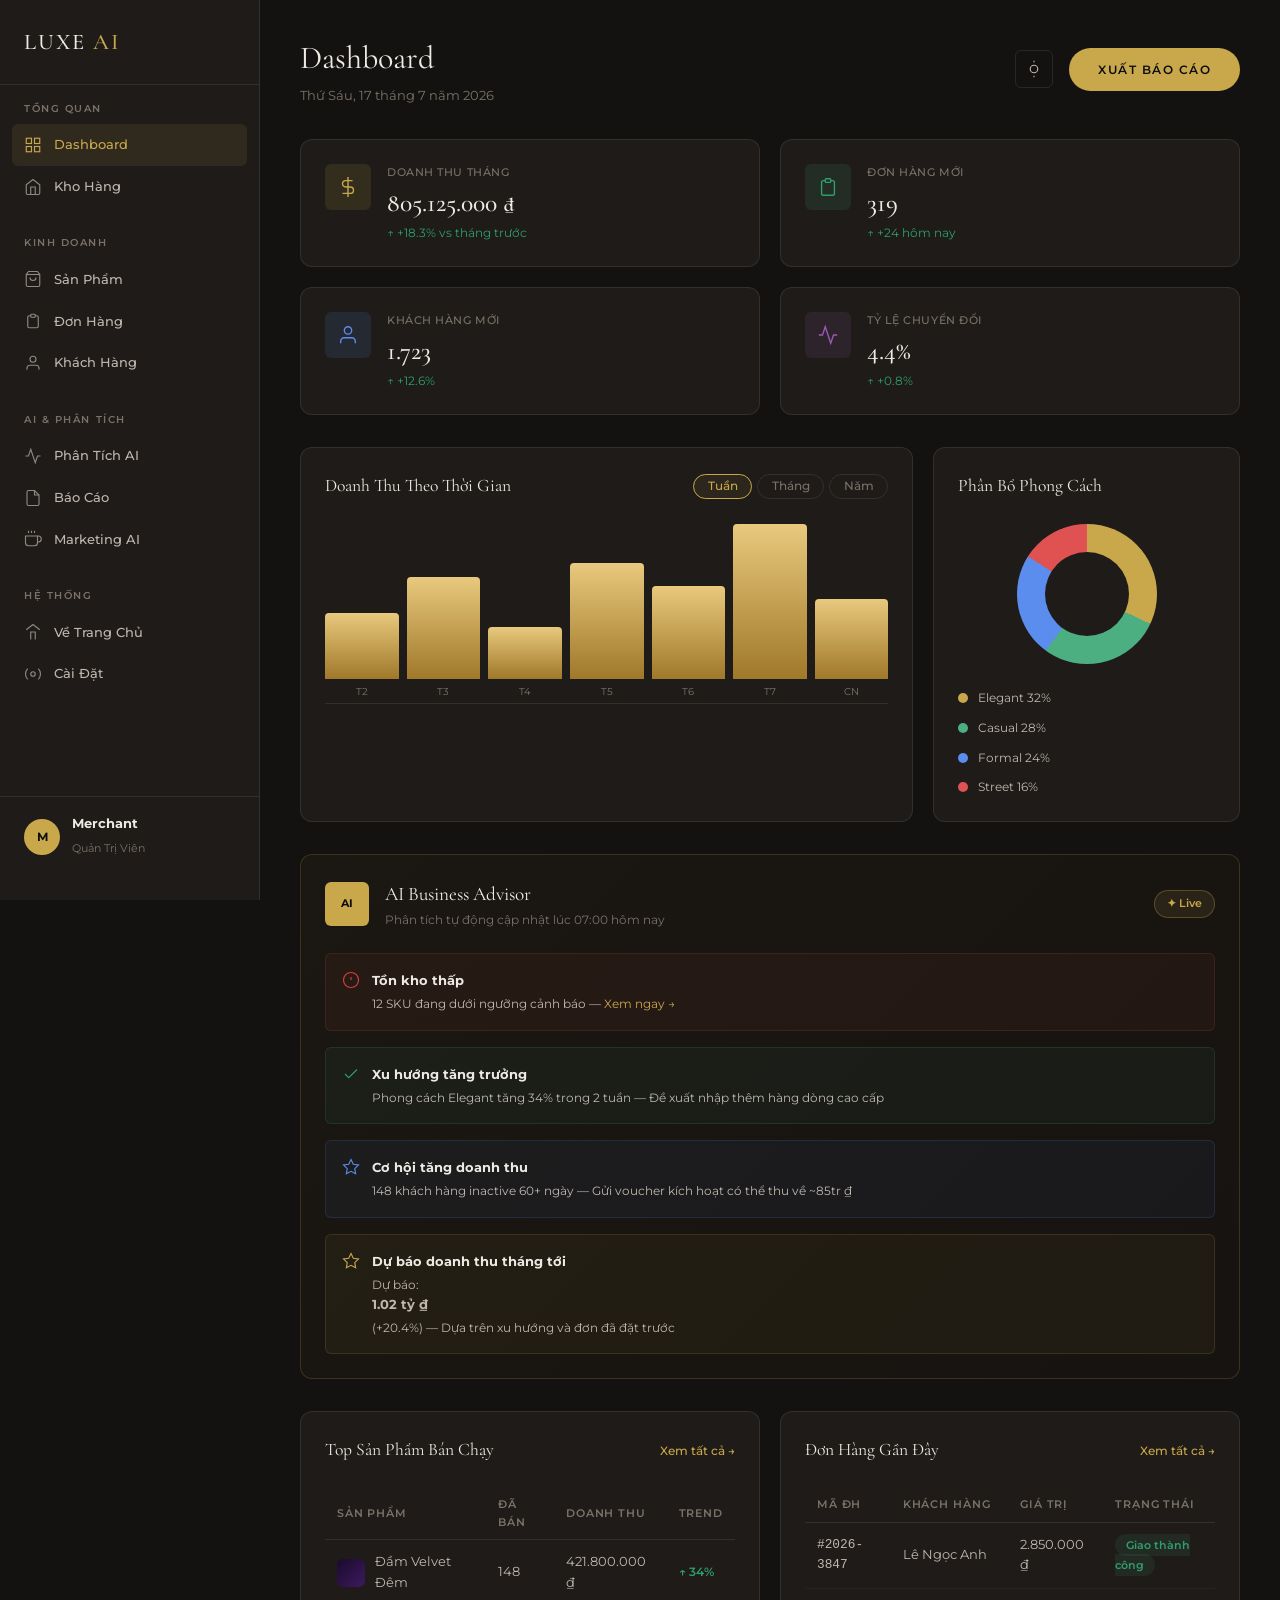
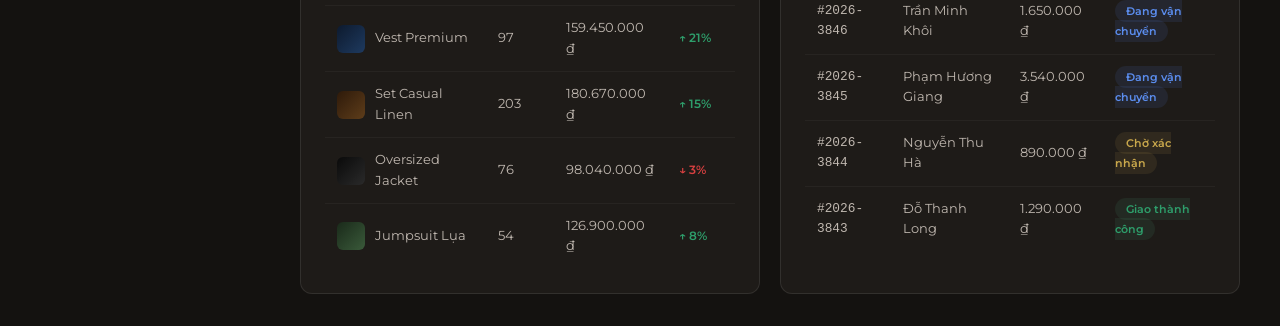
<file: dashboard.html>
<!DOCTYPE html>
<html lang="vi">
<head>
  <meta charset="UTF-8" /><meta name="viewport" content="width=device-width, initial-scale=1.0" />
  <title>Dashboard — LUXE AI</title>
  <link href="https://fonts.googleapis.com/css2?family=Cormorant+Garamond:ital,wght@0,300;0,400;0,500;1,300;1,400&family=Montserrat:wght@300;400;500;600&display=swap" rel="stylesheet" />
  <link rel="stylesheet" href="css/style.css" />
  <link rel="stylesheet" href="css/animations.css" />
  <link rel="stylesheet" href="css/dashboard.css" />
</head>
<body>
<div class="loader" id="loader"><div class="loader__ring"></div><span class="loader__text">LUXE AI</span></div>

<div class="admin-layout">
  <!-- SIDEBAR -->
  <aside class="admin-sidebar" id="adminSidebar">
    <div class="admin-sidebar__logo">LUXE <span>AI</span></div>
    <nav class="admin-nav">
      <div class="admin-nav__group">
        <span class="admin-nav__label">Tổng Quan</span>
        <a href="dashboard.html" class="admin-nav__item active">
          <svg width="18" height="18" viewBox="0 0 24 24" fill="none" stroke="currentColor" stroke-width="1.5"><rect x="3" y="3" width="7" height="7"/><rect x="14" y="3" width="7" height="7"/><rect x="14" y="14" width="7" height="7"/><rect x="3" y="14" width="7" height="7"/></svg>
          Dashboard
        </a>
        <a href="warehouse.html" class="admin-nav__item">
          <svg width="18" height="18" viewBox="0 0 24 24" fill="none" stroke="currentColor" stroke-width="1.5"><path d="M3 9l9-7 9 7v11a2 2 0 0 1-2 2H5a2 2 0 0 1-2-2z"/><polyline points="9,22 9,12 15,12 15,22"/></svg>
          Kho Hàng
        </a>
      </div>
      <div class="admin-nav__group">
        <span class="admin-nav__label">Kinh Doanh</span>
        <a href="#" class="admin-nav__item">
          <svg width="18" height="18" viewBox="0 0 24 24" fill="none" stroke="currentColor" stroke-width="1.5"><path d="M6 2L3 6v14a2 2 0 0 0 2 2h14a2 2 0 0 0 2-2V6l-3-4z"/><line x1="3" y1="6" x2="21" y2="6"/><path d="M16 10a4 4 0 0 1-8 0"/></svg>
          Sản Phẩm
        </a>
        <a href="#" class="admin-nav__item">
          <svg width="18" height="18" viewBox="0 0 24 24" fill="none" stroke="currentColor" stroke-width="1.5"><path d="M9 5H7a2 2 0 0 0-2 2v12a2 2 0 0 0 2 2h10a2 2 0 0 0 2-2V7a2 2 0 0 0-2-2h-2"/><rect x="9" y="3" width="6" height="4" rx="1"/></svg>
          Đơn Hàng
        </a>
        <a href="#" class="admin-nav__item">
          <svg width="18" height="18" viewBox="0 0 24 24" fill="none" stroke="currentColor" stroke-width="1.5"><path d="M20 21v-2a4 4 0 0 0-4-4H8a4 4 0 0 0-4 4v2"/><circle cx="12" cy="7" r="4"/></svg>
          Khách Hàng
        </a>
      </div>
      <div class="admin-nav__group">
        <span class="admin-nav__label">AI & Phân Tích</span>
        <a href="#" class="admin-nav__item">
          <svg width="18" height="18" viewBox="0 0 24 24" fill="none" stroke="currentColor" stroke-width="1.5"><polyline points="22,12 18,12 15,21 9,3 6,12 2,12"/></svg>
          Phân Tích AI
        </a>
        <a href="#" class="admin-nav__item">
          <svg width="18" height="18" viewBox="0 0 24 24" fill="none" stroke="currentColor" stroke-width="1.5"><path d="M14 2H6a2 2 0 0 0-2 2v16a2 2 0 0 0 2 2h12a2 2 0 0 0 2-2V8z"/><polyline points="14,2 14,8 20,8"/></svg>
          Báo Cáo
        </a>
        <a href="#" class="admin-nav__item">
          <svg width="18" height="18" viewBox="0 0 24 24" fill="none" stroke="currentColor" stroke-width="1.5"><path d="M18 8h1a4 4 0 0 1 0 8h-1"/><path d="M2 8h16v9a4 4 0 0 1-4 4H6a4 4 0 0 1-4-4V8z"/><line x1="6" y1="1" x2="6" y2="4"/><line x1="10" y1="1" x2="10" y2="4"/><line x1="14" y1="1" x2="14" y2="4"/></svg>
          Marketing AI
        </a>
      </div>
      <div class="admin-nav__group">
        <span class="admin-nav__label">Hệ Thống</span>
        <a href="index.html" class="admin-nav__item">
          <svg width="18" height="18" viewBox="0 0 24 24" fill="none" stroke="currentColor" stroke-width="1.5"><path d="M3 9l9-7 9 7"/><path d="M9 22V12h6v10"/></svg>
          Về Trang Chủ
        </a>
        <a href="#" class="admin-nav__item">
          <svg width="18" height="18" viewBox="0 0 24 24" fill="none" stroke="currentColor" stroke-width="1.5"><circle cx="12" cy="12" r="3"/><path d="M19.07 4.93a10 10 0 0 1 0 14.14M4.93 4.93a10 10 0 0 0 0 14.14"/></svg>
          Cài Đặt
        </a>
      </div>
    </nav>
    <div class="admin-sidebar__user">
      <div class="admin-sidebar__avatar">M</div>
      <div>
        <strong>Merchant</strong>
        <span>Quản Trị Viên</span>
      </div>
    </div>
  </aside>

  <!-- MAIN CONTENT -->
  <main class="admin-main">
    <header class="admin-header">
      <div>
        <h1>Dashboard</h1>
        <p>Thứ Sáu, 17 tháng 7 năm 2026</p>
      </div>
      <div class="admin-header__actions">
        <button class="btn-icon" id="themeToggle" aria-label="Đổi theme">
          <svg width="18" height="18" viewBox="0 0 24 24" fill="none" stroke="currentColor" stroke-width="1.5"><circle cx="12" cy="12" r="5"/><line x1="12" y1="1" x2="12" y2="3"/><line x1="12" y1="21" x2="12" y2="23"/></svg>
        </button>
        <button class="btn-primary" id="exportBtn">Xuất Báo Cáo</button>
      </div>
    </header>

    <!-- KPI CARDS -->
    <div class="kpi-grid">
      <div class="kpi-card reveal">
        <div class="kpi-card__icon kpi-card__icon--gold">
          <svg width="22" height="22" viewBox="0 0 24 24" fill="none" stroke="currentColor" stroke-width="1.5"><line x1="12" y1="1" x2="12" y2="23"/><path d="M17 5H9.5a3.5 3.5 0 0 0 0 7h5a3.5 3.5 0 0 1 0 7H6"/></svg>
        </div>
        <div class="kpi-card__content">
          <span class="kpi-card__label">Doanh Thu Tháng</span>
          <div class="kpi-card__value" data-val="847500000">0 ₫</div>
          <span class="kpi-card__trend kpi-card__trend--up">↑ +18.3% vs tháng trước</span>
        </div>
      </div>
      <div class="kpi-card reveal">
        <div class="kpi-card__icon kpi-card__icon--green">
          <svg width="22" height="22" viewBox="0 0 24 24" fill="none" stroke="currentColor" stroke-width="1.5"><path d="M9 5H7a2 2 0 0 0-2 2v12a2 2 0 0 0 2 2h10a2 2 0 0 0 2-2V7a2 2 0 0 0-2-2h-2"/><rect x="9" y="3" width="6" height="4" rx="1"/></svg>
        </div>
        <div class="kpi-card__content">
          <span class="kpi-card__label">Đơn Hàng Mới</span>
          <div class="kpi-card__value" data-val="342">0</div>
          <span class="kpi-card__trend kpi-card__trend--up">↑ +24 hôm nay</span>
        </div>
      </div>
      <div class="kpi-card reveal">
        <div class="kpi-card__icon kpi-card__icon--blue">
          <svg width="22" height="22" viewBox="0 0 24 24" fill="none" stroke="currentColor" stroke-width="1.5"><path d="M20 21v-2a4 4 0 0 0-4-4H8a4 4 0 0 0-4 4v2"/><circle cx="12" cy="7" r="4"/></svg>
        </div>
        <div class="kpi-card__content">
          <span class="kpi-card__label">Khách Hàng Mới</span>
          <div class="kpi-card__value" data-val="1847">0</div>
          <span class="kpi-card__trend kpi-card__trend--up">↑ +12.6%</span>
        </div>
      </div>
      <div class="kpi-card reveal">
        <div class="kpi-card__icon kpi-card__icon--purple">
          <svg width="22" height="22" viewBox="0 0 24 24" fill="none" stroke="currentColor" stroke-width="1.5"><polyline points="22,12 18,12 15,21 9,3 6,12 2,12"/></svg>
        </div>
        <div class="kpi-card__content">
          <span class="kpi-card__label">Tỷ Lệ Chuyển Đổi</span>
          <div class="kpi-card__value" data-val="4.7">0%</div>
          <span class="kpi-card__trend kpi-card__trend--up">↑ +0.8%</span>
        </div>
      </div>
    </div>

    <!-- CHARTS ROW -->
    <div class="charts-row">
      <div class="chart-card chart-card--large reveal">
        <div class="chart-card__header">
          <h3>Doanh Thu Theo Thời Gian</h3>
          <div class="chart-period-btns">
            <button class="period-btn active" data-period="week">Tuần</button>
            <button class="period-btn" data-period="month">Tháng</button>
            <button class="period-btn" data-period="year">Năm</button>
          </div>
        </div>
        <div class="chart-canvas" id="revenueChart"></div>
      </div>
      <div class="chart-card reveal">
        <div class="chart-card__header"><h3>Phân Bổ Phong Cách</h3></div>
        <div class="donut-chart" id="styleChart">
          <div class="donut-chart__ring"></div>
          <div class="donut-chart__legend">
            <div class="donut-item"><span style="background:#C9A84C;"></span>Elegant 32%</div>
            <div class="donut-item"><span style="background:#4CAF82;"></span>Casual 28%</div>
            <div class="donut-item"><span style="background:#5b8dee;"></span>Formal 24%</div>
            <div class="donut-item"><span style="background:#e05252;"></span>Street 16%</div>
          </div>
        </div>
      </div>
    </div>

    <!-- AI ADVISOR -->
    <div class="ai-advisor-card reveal">
      <div class="ai-advisor-card__header">
        <div class="ai-advisor-card__icon">AI</div>
        <div>
          <h3>AI Business Advisor</h3>
          <p>Phân tích tự động cập nhật lúc 07:00 hôm nay</p>
        </div>
        <span class="ai-badge">✦ Live</span>
      </div>
      <div class="ai-insights">
        <div class="ai-insight ai-insight--warning">
          <svg width="18" height="18" viewBox="0 0 24 24" fill="none" stroke="currentColor" stroke-width="1.5"><circle cx="12" cy="12" r="10"/><line x1="12" y1="8" x2="12" y2="12"/><line x1="12" y1="16" x2="12.01" y2="16"/></svg>
          <div>
            <strong>Tồn kho thấp</strong>
            <p>12 SKU đang dưới ngưỡng cảnh báo — <a href="warehouse.html">Xem ngay →</a></p>
          </div>
        </div>
        <div class="ai-insight ai-insight--success">
          <svg width="18" height="18" viewBox="0 0 24 24" fill="none" stroke="currentColor" stroke-width="1.5"><polyline points="20,6 9,17 4,12"/></svg>
          <div>
            <strong>Xu hướng tăng trưởng</strong>
            <p>Phong cách Elegant tăng 34% trong 2 tuần — Đề xuất nhập thêm hàng dòng cao cấp</p>
          </div>
        </div>
        <div class="ai-insight ai-insight--info">
          <svg width="18" height="18" viewBox="0 0 24 24" fill="none" stroke="currentColor" stroke-width="1.5"><polygon points="12,2 15.09,8.26 22,9.27 17,14.14 18.18,21.02 12,17.77 5.82,21.02 7,14.14 2,9.27 8.91,8.26"/></svg>
          <div>
            <strong>Cơ hội tăng doanh thu</strong>
            <p>148 khách hàng inactive 60+ ngày — Gửi voucher kích hoạt có thể thu về ~85tr ₫</p>
          </div>
        </div>
        <div class="ai-insight ai-insight--gold">
          <svg width="18" height="18" viewBox="0 0 24 24" fill="none" stroke="currentColor" stroke-width="1.5"><path d="M12 2l3.09 6.26L22 9.27l-5 4.87 1.18 6.88L12 17.77l-6.18 3.25L7 14.14 2 9.27l6.91-1.01L12 2z"/></svg>
          <div>
            <strong>Dự báo doanh thu tháng tới</strong>
            <p>Dự báo: <strong>1.02 tỷ ₫</strong> (+20.4%) — Dựa trên xu hướng và đơn đã đặt trước</p>
          </div>
        </div>
      </div>
    </div>

    <!-- TABLES ROW -->
    <div class="tables-row">
      <!-- Top Products -->
      <div class="table-card reveal">
        <div class="chart-card__header">
          <h3>Top Sản Phẩm Bán Chạy</h3>
          <a href="#" class="link-gold">Xem tất cả →</a>
        </div>
        <table class="data-table">
          <thead><tr><th>Sản Phẩm</th><th>Đã Bán</th><th>Doanh Thu</th><th>Trend</th></tr></thead>
          <tbody>
            <tr><td><div class="td-product"><div class="td-dot" style="background:linear-gradient(135deg,#1a0a2e,#3d1a5e);"></div>Đầm Velvet Đêm</div></td><td>148</td><td>421.800.000 ₫</td><td><span class="trend-up">↑ 34%</span></td></tr>
            <tr><td><div class="td-product"><div class="td-dot" style="background:linear-gradient(135deg,#0d1a2e,#1e3a5f);"></div>Vest Premium</div></td><td>97</td><td>159.450.000 ₫</td><td><span class="trend-up">↑ 21%</span></td></tr>
            <tr><td><div class="td-product"><div class="td-dot" style="background:linear-gradient(135deg,#2e1a0a,#5e3d1a);"></div>Set Casual Linen</div></td><td>203</td><td>180.670.000 ₫</td><td><span class="trend-up">↑ 15%</span></td></tr>
            <tr><td><div class="td-product"><div class="td-dot" style="background:linear-gradient(135deg,#0a0a0a,#2a2a2a);"></div>Oversized Jacket</div></td><td>76</td><td>98.040.000 ₫</td><td><span class="trend-down">↓ 3%</span></td></tr>
            <tr><td><div class="td-product"><div class="td-dot" style="background:linear-gradient(135deg,#1a2a1a,#3a5a3a);"></div>Jumpsuit Lụa</div></td><td>54</td><td>126.900.000 ₫</td><td><span class="trend-up">↑ 8%</span></td></tr>
          </tbody>
        </table>
      </div>
      <!-- Recent Orders -->
      <div class="table-card reveal">
        <div class="chart-card__header">
          <h3>Đơn Hàng Gần Đây</h3>
          <a href="#" class="link-gold">Xem tất cả →</a>
        </div>
        <table class="data-table">
          <thead><tr><th>Mã ĐH</th><th>Khách Hàng</th><th>Giá Trị</th><th>Trạng Thái</th></tr></thead>
          <tbody>
            <tr><td class="mono">#2026-3847</td><td>Lê Ngọc Anh</td><td>2.850.000 ₫</td><td><span class="status status--success">Giao thành công</span></td></tr>
            <tr><td class="mono">#2026-3846</td><td>Trần Minh Khôi</td><td>1.650.000 ₫</td><td><span class="status status--info">Đang vận chuyển</span></td></tr>
            <tr><td class="mono">#2026-3845</td><td>Phạm Hương Giang</td><td>3.540.000 ₫</td><td><span class="status status--info">Đang vận chuyển</span></td></tr>
            <tr><td class="mono">#2026-3844</td><td>Nguyễn Thu Hà</td><td>890.000 ₫</td><td><span class="status status--warning">Chờ xác nhận</span></td></tr>
            <tr><td class="mono">#2026-3843</td><td>Đỗ Thanh Long</td><td>1.290.000 ₫</td><td><span class="status status--success">Giao thành công</span></td></tr>
          </tbody>
        </table>
      </div>
    </div>

  </main>
</div>

<script src="js/main.js"></script>
<script src="js/dashboard.js"></script>
</body>
</html>
</file>
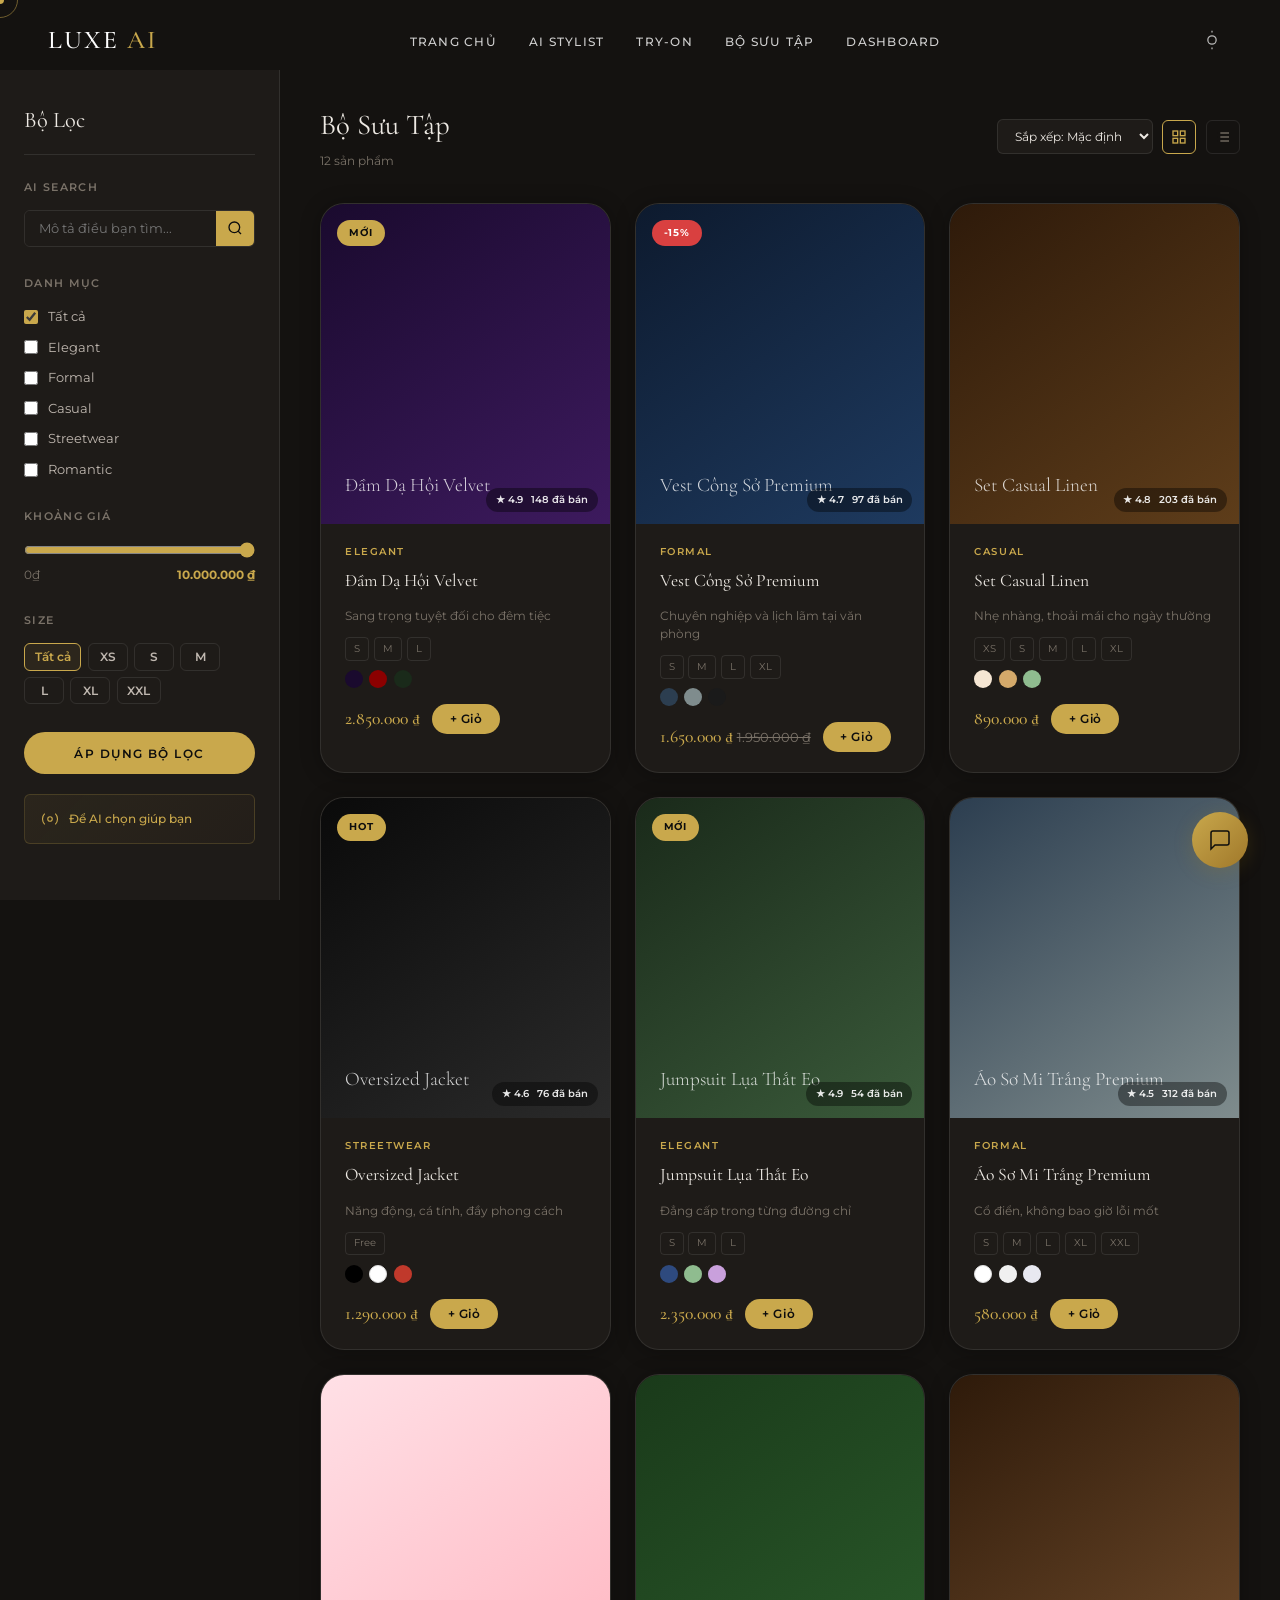
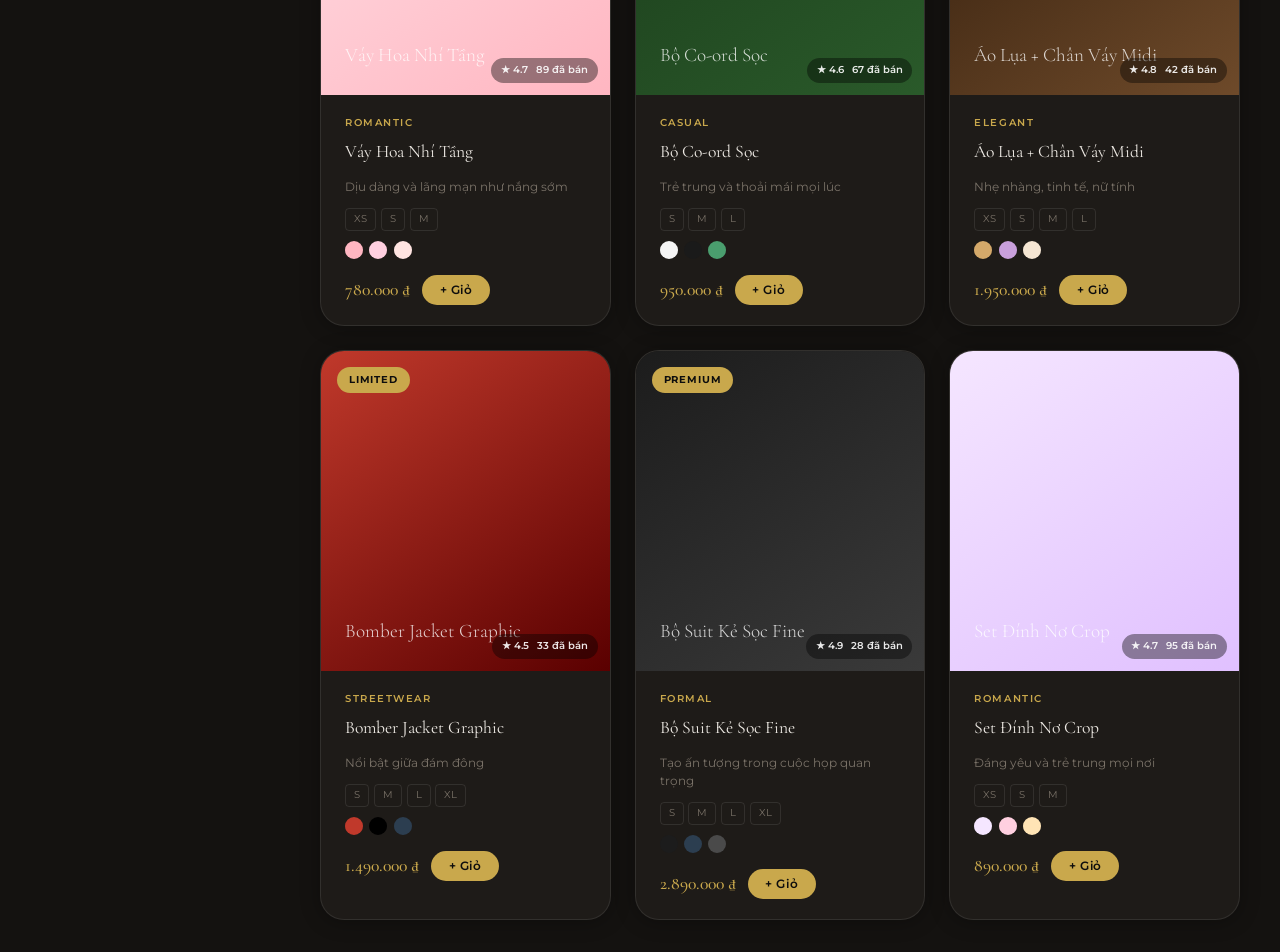
<file: shop.html>
<!DOCTYPE html>
<html lang="vi">
<head>
  <meta charset="UTF-8" /><meta name="viewport" content="width=device-width, initial-scale=1.0" />
  <title>Bộ Sưu Tập — LUXE AI</title>
  <link href="https://fonts.googleapis.com/css2?family=Cormorant+Garamond:ital,wght@0,300;0,400;0,500;1,300;1,400&family=Montserrat:wght@300;400;500;600&display=swap" rel="stylesheet" />
  <link rel="stylesheet" href="css/style.css" />
  <link rel="stylesheet" href="css/animations.css" />
  <link rel="stylesheet" href="css/shop.css" />
</head>
<body>
<div class="loader" id="loader"><div class="loader__ring"></div><span class="loader__text">LUXE AI</span></div>
<div class="cursor" id="cursor"></div>
<div class="cursor-follower" id="cursorFollower"></div>

<nav class="nav scrolled" id="nav">
  <div class="nav__logo"><a href="index.html">LUXE <span>AI</span></a></div>
  <ul class="nav__menu" id="navMenu">
    <li><a href="index.html" class="nav__link">Trang Chủ</a></li>
    <li><a href="stylist.html" class="nav__link">AI Stylist</a></li>
    <li><a href="tryon.html" class="nav__link">Try-On</a></li>
    <li><a href="shop.html" class="nav__link">Bộ Sưu Tập</a></li>
    <li><a href="dashboard.html" class="nav__link">Dashboard</a></li>
  </ul>
  <div class="nav__actions">
    <button class="btn-icon" id="themeToggle"><svg width="20" height="20" viewBox="0 0 24 24" fill="none" stroke="currentColor" stroke-width="1.5"><circle cx="12" cy="12" r="5"/><line x1="12" y1="1" x2="12" y2="3"/><line x1="12" y1="21" x2="12" y2="23"/></svg></button>
    <button class="nav__hamburger" id="hamburger"><span></span><span></span><span></span></button>
  </div>
</nav>

<div class="shop-page">
  <!-- SIDEBAR FILTERS -->
  <aside class="shop-sidebar">
    <h3>Bộ Lọc</h3>
    <div class="filter-section">
      <h4>AI Search</h4>
      <div class="ai-search-mini">
        <input type="text" id="shopSearch" placeholder="Mô tả điều bạn tìm..." />
        <button id="shopSearchBtn">
          <svg width="16" height="16" viewBox="0 0 24 24" fill="none" stroke="currentColor" stroke-width="2"><circle cx="11" cy="11" r="8"/><line x1="21" y1="21" x2="16.65" y2="16.65"/></svg>
        </button>
      </div>
    </div>
    <div class="filter-section">
      <h4>Danh Mục</h4>
      <div class="filter-list" id="catFilter">
        <label><input type="checkbox" value="all" checked /> Tất cả</label>
        <label><input type="checkbox" value="elegant" /> Elegant</label>
        <label><input type="checkbox" value="formal" /> Formal</label>
        <label><input type="checkbox" value="casual" /> Casual</label>
        <label><input type="checkbox" value="streetwear" /> Streetwear</label>
        <label><input type="checkbox" value="romantic" /> Romantic</label>
      </div>
    </div>
    <div class="filter-section">
      <h4>Khoảng Giá</h4>
      <div class="price-range">
        <input type="range" id="priceRange" min="0" max="10000000" step="100000" value="10000000" />
        <div class="price-range__labels">
          <span>0₫</span><strong id="priceMax">10.000.000 ₫</strong>
        </div>
      </div>
    </div>
    <div class="filter-section">
      <h4>Size</h4>
      <div class="size-picker">
        <button class="size-opt active" data-size="all">Tất cả</button>
        <button class="size-opt" data-size="XS">XS</button>
        <button class="size-opt" data-size="S">S</button>
        <button class="size-opt" data-size="M">M</button>
        <button class="size-opt" data-size="L">L</button>
        <button class="size-opt" data-size="XL">XL</button>
        <button class="size-opt" data-size="XXL">XXL</button>
      </div>
    </div>
    <button class="btn-primary btn-full" id="applyFilter">Áp Dụng Bộ Lọc</button>
    <a href="stylist.html" class="ai-stylist-cta">
      <svg width="18" height="18" viewBox="0 0 24 24" fill="none" stroke="currentColor" stroke-width="1.5"><circle cx="12" cy="12" r="3"/><path d="M19.07 4.93a10 10 0 0 1 0 14.14M4.93 4.93a10 10 0 0 0 0 14.14"/></svg>
      Để AI chọn giúp bạn
    </a>
  </aside>

  <!-- MAIN SHOP -->
  <div class="shop-main">
    <div class="shop-header">
      <div>
        <h2>Bộ Sưu Tập</h2>
        <span id="shopCount">Đang tải...</span>
      </div>
      <div class="shop-header__sort">
        <select id="sortSelect">
          <option value="default">Sắp xếp: Mặc định</option>
          <option value="price-asc">Giá tăng dần</option>
          <option value="price-desc">Giá giảm dần</option>
          <option value="name">Tên A-Z</option>
          <option value="new">Mới nhất</option>
        </select>
        <button class="view-toggle active" data-view="grid" id="viewGrid">
          <svg width="16" height="16" viewBox="0 0 24 24" fill="none" stroke="currentColor" stroke-width="2"><rect x="3" y="3" width="7" height="7"/><rect x="14" y="3" width="7" height="7"/><rect x="14" y="14" width="7" height="7"/><rect x="3" y="14" width="7" height="7"/></svg>
        </button>
        <button class="view-toggle" data-view="list" id="viewList">
          <svg width="16" height="16" viewBox="0 0 24 24" fill="none" stroke="currentColor" stroke-width="2"><line x1="8" y1="6" x2="21" y2="6"/><line x1="8" y1="12" x2="21" y2="12"/><line x1="8" y1="18" x2="21" y2="18"/><line x1="3" y1="6" x2="3.01" y2="6"/><line x1="3" y1="12" x2="3.01" y2="12"/><line x1="3" y1="18" x2="3.01" y2="18"/></svg>
        </button>
      </div>
    </div>
    <div class="products-grid" id="shopGrid"></div>
  </div>
</div>

<div class="chatbot" id="chatbot">
  <div class="chatbot__header">
    <div class="chatbot__avatar">AI</div>
    <div><strong>LUXE AI Assistant</strong><span class="chatbot__status">● Đang hoạt động</span></div>
    <button class="chatbot__close" id="closeChatbot">✕</button>
  </div>
  <div class="chatbot__messages" id="chatMessages">
    <div class="chat-msg chat-msg--ai"><span>Chào bạn! Tôi có thể giúp tìm trang phục phù hợp nhất. Bạn cần gì? 😊</span></div>
  </div>
  <div class="chatbot__input">
    <input type="text" id="chatInput" placeholder="Nhập tin nhắn..." />
    <button id="sendChat"><svg width="18" height="18" viewBox="0 0 24 24" fill="none" stroke="currentColor" stroke-width="1.5"><line x1="22" y1="2" x2="11" y2="13"/><polygon points="22,2 15,22 11,13 2,9"/></svg></button>
  </div>
</div>
<button class="chatbot-trigger" id="chatbotTrigger">
  <svg width="24" height="24" viewBox="0 0 24 24" fill="none" stroke="currentColor" stroke-width="1.5"><path d="M21 15a2 2 0 0 1-2 2H7l-4 4V5a2 2 0 0 1 2-2h14a2 2 0 0 1 2 2z"/></svg>
</button>

<script src="js/main.js"></script>
<script src="js/shop.js"></script>
</body>
</html>
</file>
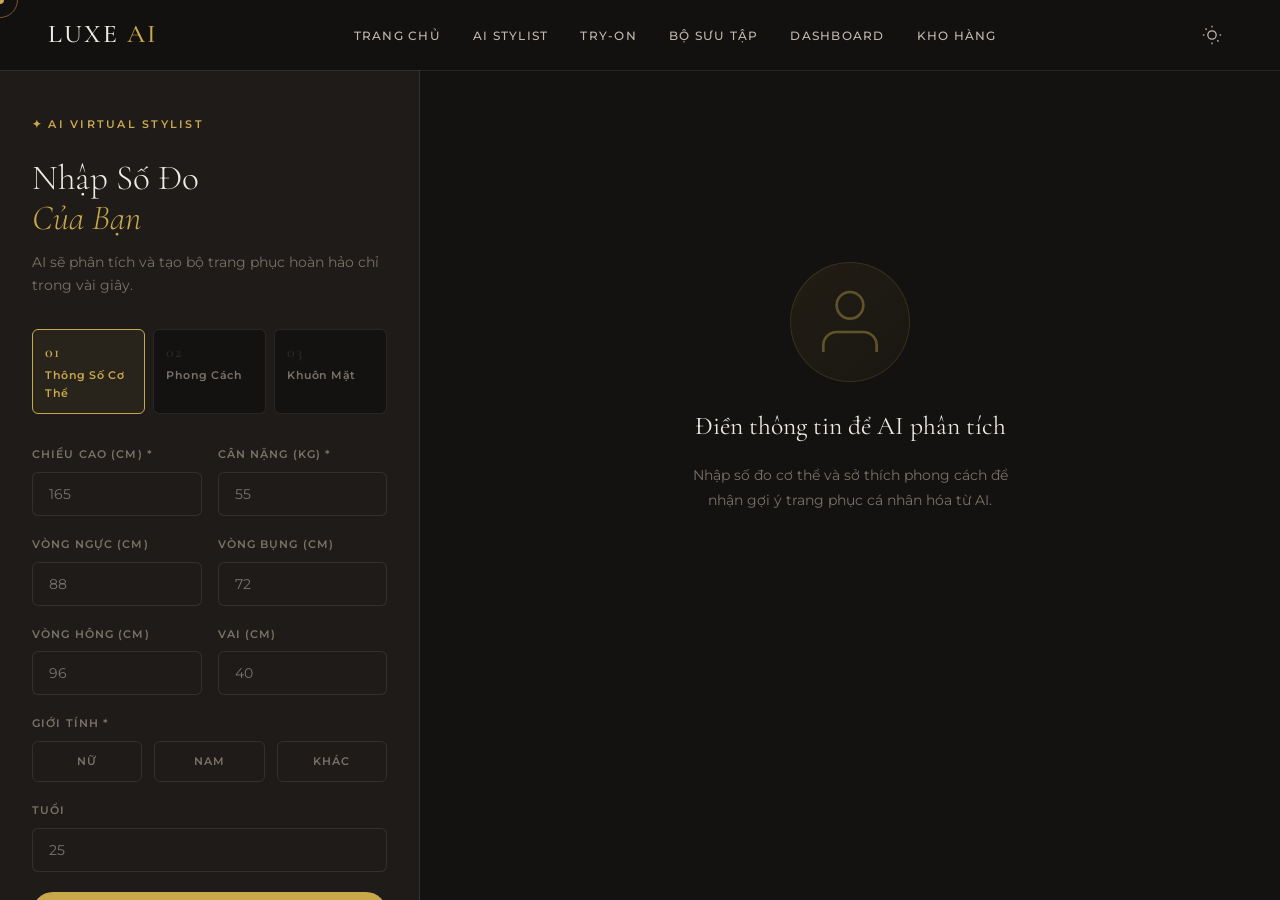
<file: stylist.html>
<!DOCTYPE html>
<html lang="vi">
<head>
  <meta charset="UTF-8" /><meta name="viewport" content="width=device-width, initial-scale=1.0" />
  <title>AI Stylist — LUXE AI</title>
  <link href="https://fonts.googleapis.com/css2?family=Cormorant+Garamond:ital,wght@0,300;0,400;0,500;1,300;1,400&family=Montserrat:wght@300;400;500;600&display=swap" rel="stylesheet" />
  <link rel="stylesheet" href="css/style.css" />
  <link rel="stylesheet" href="css/animations.css" />
  <link rel="stylesheet" href="css/stylist.css" />
</head>
<body>
<div class="loader" id="loader"><div class="loader__ring"></div><span class="loader__text">LUXE AI</span></div>
<div class="cursor" id="cursor"></div>
<div class="cursor-follower" id="cursorFollower"></div>

<nav class="nav scrolled" id="nav">
  <div class="nav__logo"><a href="index.html">LUXE <span>AI</span></a></div>
  <ul class="nav__menu" id="navMenu">
    <li><a href="index.html" class="nav__link">Trang Chủ</a></li>
    <li><a href="stylist.html" class="nav__link">AI Stylist</a></li>
    <li><a href="tryon.html" class="nav__link">Try-On</a></li>
    <li><a href="shop.html" class="nav__link">Bộ Sưu Tập</a></li>
    <li><a href="dashboard.html" class="nav__link">Dashboard</a></li>
    <li><a href="warehouse.html" class="nav__link">Kho Hàng</a></li>
  </ul>
  <div class="nav__actions">
    <button class="btn-icon" id="themeToggle" aria-label="Đổi theme">
      <svg width="20" height="20" viewBox="0 0 24 24" fill="none" stroke="currentColor" stroke-width="1.5">
        <circle cx="12" cy="12" r="5"/><line x1="12" y1="1" x2="12" y2="3"/>
        <line x1="12" y1="21" x2="12" y2="23"/><line x1="4.22" y1="4.22" x2="5.64" y2="5.64"/>
        <line x1="18.36" y1="18.36" x2="19.78" y2="19.78"/><line x1="1" y1="12" x2="3" y2="12"/>
        <line x1="21" y1="12" x2="23" y2="12"/>
      </svg>
    </button>
    <button class="nav__hamburger" id="hamburger"><span></span><span></span><span></span></button>
  </div>
</nav>

<div class="stylist-page">
  <!-- LEFT: INPUT PANEL -->
  <aside class="stylist-sidebar">
    <div class="stylist-sidebar__header">
      <span class="section__tag">✦ AI Virtual Stylist</span>
      <h2>Nhập Số Đo<br /><em>Của Bạn</em></h2>
      <p>AI sẽ phân tích và tạo bộ trang phục hoàn hảo chỉ trong vài giây.</p>
    </div>

    <div class="stylist-steps">
      <div class="step step--active" data-step="1"><span>01</span> Thông Số Cơ Thể</div>
      <div class="step" data-step="2"><span>02</span> Phong Cách</div>
      <div class="step" data-step="3"><span>03</span> Khuôn Mặt</div>
    </div>

    <form class="stylist-inputs" id="stylistForm">
      <!-- STEP 1 -->
      <div class="step-panel" id="panel-1">
        <div class="input-row">
          <div class="input-group">
            <label>Chiều Cao (cm) *</label>
            <input type="number" id="s-height" placeholder="165" min="140" max="220" required />
          </div>
          <div class="input-group">
            <label>Cân Nặng (kg) *</label>
            <input type="number" id="s-weight" placeholder="55" min="35" max="150" required />
          </div>
        </div>
        <div class="input-row">
          <div class="input-group">
            <label>Vòng Ngực (cm)</label>
            <input type="number" id="s-chest" placeholder="88" min="60" max="130" />
          </div>
          <div class="input-group">
            <label>Vòng Bụng (cm)</label>
            <input type="number" id="s-waist" placeholder="72" min="55" max="120" />
          </div>
        </div>
        <div class="input-row">
          <div class="input-group">
            <label>Vòng Hông (cm)</label>
            <input type="number" id="s-hip" placeholder="96" min="60" max="140" />
          </div>
          <div class="input-group">
            <label>Vai (cm)</label>
            <input type="number" id="s-shoulder" placeholder="40" min="30" max="60" />
          </div>
        </div>
        <div class="input-group">
          <label>Giới Tính *</label>
          <div class="radio-group">
            <label class="radio-option"><input type="radio" name="gender" value="female" /><span>Nữ</span></label>
            <label class="radio-option"><input type="radio" name="gender" value="male" /><span>Nam</span></label>
            <label class="radio-option"><input type="radio" name="gender" value="other" /><span>Khác</span></label>
          </div>
        </div>
        <div class="input-group">
          <label>Tuổi</label>
          <input type="number" id="s-age" placeholder="25" min="13" max="80" />
        </div>
        <button type="button" class="btn-primary btn-full step-next" data-next="2">Tiếp Theo →</button>
      </div>

      <!-- STEP 2 -->
      <div class="step-panel hidden" id="panel-2">
        <div class="input-group">
          <label>Màu Da</label>
          <div class="skin-picker" id="skinPicker2">
            <button type="button" class="skin-btn" data-color="#FDECD2" data-name="Sáng" style="background:#FDECD2;"></button>
            <button type="button" class="skin-btn" data-color="#F5CBA7" data-name="Trắng hồng" style="background:#F5CBA7;"></button>
            <button type="button" class="skin-btn" data-color="#E8A87C" data-name="Lúa mì" style="background:#E8A87C;"></button>
            <button type="button" class="skin-btn" data-color="#C68642" data-name="Bánh mật" style="background:#C68642;"></button>
            <button type="button" class="skin-btn" data-color="#8D5524" data-name="Nâu" style="background:#8D5524;"></button>
            <button type="button" class="skin-btn" data-color="#4A2912" data-name="Nâu tối" style="background:#4A2912;"></button>
          </div>
          <span id="skinLabel" class="input-hint">Chọn tông màu da của bạn</span>
        </div>
        <div class="input-group">
          <label>Vóc Dáng</label>
          <div class="shape-picker" id="shapePicker">
            <button type="button" class="shape-btn" data-val="hourglass">⌛ Đồng hồ cát</button>
            <button type="button" class="shape-btn" data-val="pear">🍐 Quả lê</button>
            <button type="button" class="shape-btn" data-val="apple">🍎 Quả táo</button>
            <button type="button" class="shape-btn" data-val="rectangle">▬ Chữ nhật</button>
            <button type="button" class="shape-btn" data-val="triangle">▲ Tam giác ngược</button>
          </div>
        </div>
        <div class="input-group">
          <label>Phong Cách Yêu Thích</label>
          <div class="style-picker" id="stylePicker">
            <button type="button" class="style-btn" data-val="casual">Casual</button>
            <button type="button" class="style-btn" data-val="formal">Formal</button>
            <button type="button" class="style-btn" data-val="elegant">Elegant</button>
            <button type="button" class="style-btn" data-val="streetwear">Streetwear</button>
            <button type="button" class="style-btn" data-val="romantic">Romantic</button>
            <button type="button" class="style-btn" data-val="minimalist">Minimalist</button>
            <button type="button" class="style-btn" data-val="bohemian">Bohemian</button>
            <button type="button" class="style-btn" data-val="sporty">Sporty</button>
          </div>
        </div>
        <div class="input-group">
          <label>Dịp Sử Dụng</label>
          <select id="s-occasion">
            <option value="">Chọn dịp...</option>
            <option value="daily">Hàng ngày</option>
            <option value="office">Đi làm / Công sở</option>
            <option value="party">Tiệc / Sự kiện</option>
            <option value="date">Hẹn hò</option>
            <option value="travel">Du lịch</option>
            <option value="sport">Thể thao</option>
            <option value="beach">Đi biển</option>
            <option value="wedding">Đám cưới</option>
          </select>
        </div>
        <div class="step-actions">
          <button type="button" class="btn-outline--dark step-prev" data-prev="1">← Quay Lại</button>
          <button type="button" class="btn-primary step-next" data-next="3">Tiếp Theo →</button>
        </div>
      </div>

      <!-- STEP 3 -->
      <div class="step-panel hidden" id="panel-3">
        <div class="input-group">
          <label>Tải Ảnh Khuôn Mặt (tuỳ chọn)</label>
          <div class="upload-zone" id="faceUpload2">
            <svg width="36" height="36" viewBox="0 0 24 24" fill="none" stroke="currentColor" stroke-width="1">
              <rect x="3" y="3" width="18" height="18" rx="2"/><circle cx="8.5" cy="8.5" r="1.5"/>
              <polyline points="21,15 16,10 5,21"/>
            </svg>
            <p>Kéo thả hoặc <span>chọn ảnh</span></p>
            <small>Để AI gợi ý kiểu tóc & màu sắc phù hợp khuôn mặt</small>
            <input type="file" accept="image/*" id="faceInput2" hidden />
          </div>
        </div>
        <div class="input-group">
          <label>Ngân Sách (VND)</label>
          <div class="budget-slider">
            <input type="range" id="budgetSlider" min="200000" max="10000000" step="100000" value="2000000" />
            <div class="budget-labels">
              <span>200k</span>
              <strong id="budgetVal">2.000.000 ₫</strong>
              <span>10tr+</span>
            </div>
          </div>
        </div>
        <div class="step-actions">
          <button type="button" class="btn-outline--dark step-prev" data-prev="2">← Quay Lại</button>
          <button type="button" class="btn-primary btn-full" id="analyzeBtn">
            <svg width="18" height="18" viewBox="0 0 24 24" fill="none" stroke="currentColor" stroke-width="1.5">
              <circle cx="12" cy="12" r="3"/><path d="M19.07 4.93a10 10 0 0 1 0 14.14"/>
              <path d="M4.93 4.93a10 10 0 0 0 0 14.14"/>
            </svg>
            Phân Tích & Tạo Phong Cách
          </button>
        </div>
      </div>
    </form>
  </aside>

  <!-- RIGHT: RESULTS PANEL -->
  <main class="stylist-results" id="stylistResults">
    <div class="results-empty" id="resultsEmpty">
      <div class="results-empty__icon">
        <svg width="80" height="80" viewBox="0 0 24 24" fill="none" stroke="currentColor" stroke-width="0.8">
          <path d="M20 21v-2a4 4 0 0 0-4-4H8a4 4 0 0 0-4 4v2"/>
          <circle cx="12" cy="7" r="4"/>
        </svg>
      </div>
      <h3>Điền thông tin để AI phân tích</h3>
      <p>Nhập số đo cơ thể và sở thích phong cách để nhận gợi ý trang phục cá nhân hóa từ AI.</p>
    </div>
    <div class="results-content hidden" id="resultsContent">
      <!-- Filled by JS -->
    </div>
  </main>
</div>

<script src="js/main.js"></script>
<script src="js/stylist.js"></script>
</body>
</html>
</file>
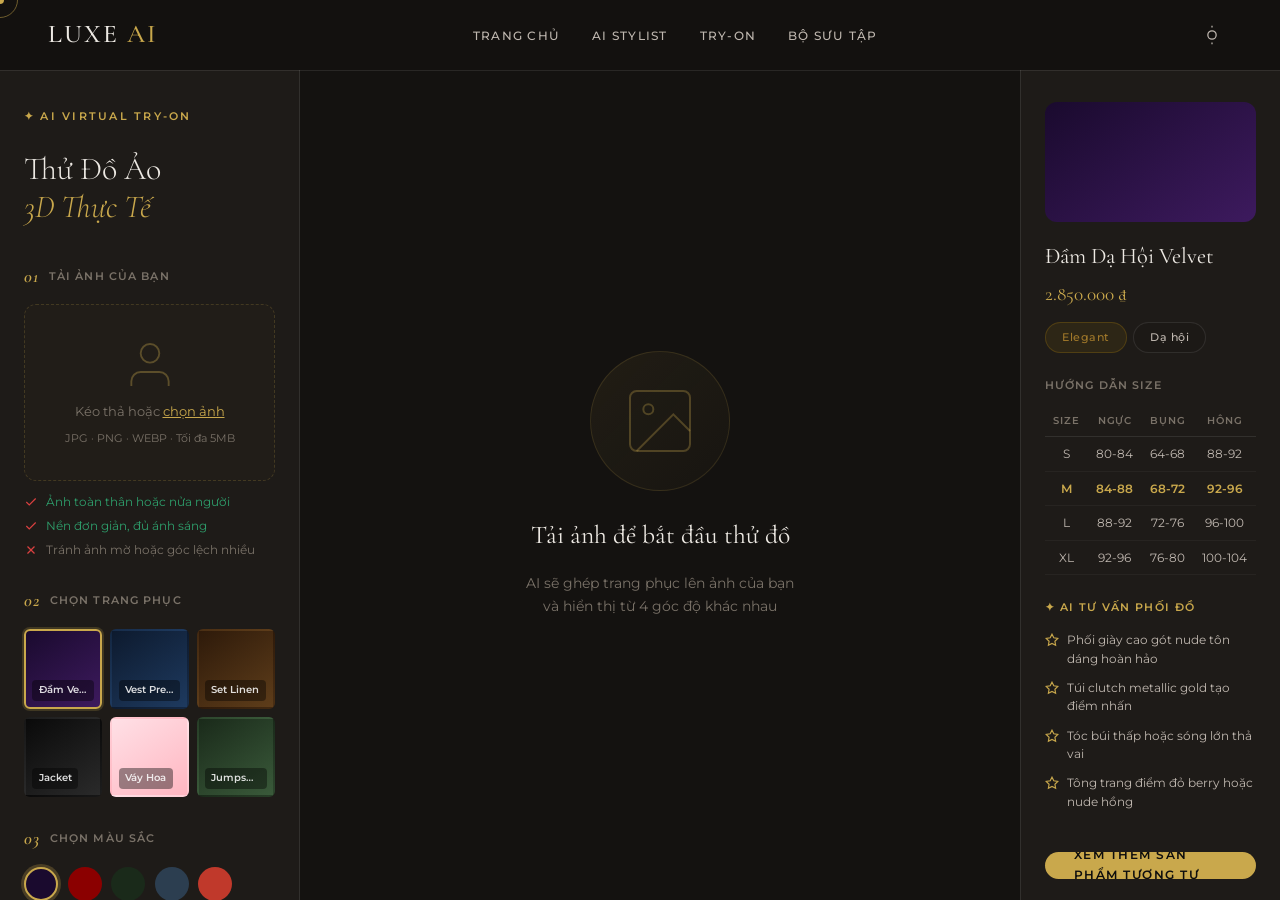
<file: tryon.html>
<!DOCTYPE html>
<html lang="vi">
<head>
  <meta charset="UTF-8" /><meta name="viewport" content="width=device-width, initial-scale=1.0" />
  <title>AI Try-On 3D — LUXE AI</title>
  <link href="https://fonts.googleapis.com/css2?family=Cormorant+Garamond:ital,wght@0,300;0,400;0,500;1,300;1,400&family=Montserrat:wght@300;400;500;600&display=swap" rel="stylesheet" />
  <link rel="stylesheet" href="css/style.css" />
  <link rel="stylesheet" href="css/animations.css" />
  <link rel="stylesheet" href="css/tryon.css" />
</head>
<body>
<div class="loader" id="loader"><div class="loader__ring"></div><span class="loader__text">LUXE AI</span></div>
<div class="cursor" id="cursor"></div>
<div class="cursor-follower" id="cursorFollower"></div>

<nav class="nav scrolled" id="nav">
  <div class="nav__logo"><a href="index.html">LUXE <span>AI</span></a></div>
  <ul class="nav__menu" id="navMenu">
    <li><a href="index.html" class="nav__link">Trang Chủ</a></li>
    <li><a href="stylist.html" class="nav__link">AI Stylist</a></li>
    <li><a href="tryon.html" class="nav__link">Try-On</a></li>
    <li><a href="shop.html" class="nav__link">Bộ Sưu Tập</a></li>
  </ul>
  <div class="nav__actions">
    <button class="btn-icon" id="themeToggle"><svg width="20" height="20" viewBox="0 0 24 24" fill="none" stroke="currentColor" stroke-width="1.5"><circle cx="12" cy="12" r="5"/><line x1="12" y1="1" x2="12" y2="3"/><line x1="12" y1="21" x2="12" y2="23"/></svg></button>
    <button class="nav__hamburger" id="hamburger"><span></span><span></span><span></span></button>
  </div>
</nav>

<div class="tryon-page">

  <!-- LEFT PANEL: UPLOAD + OUTFIT SELECT -->
  <aside class="tryon-panel">
    <div class="tryon-panel__header">
      <span class="section__tag">✦ AI Virtual Try-On</span>
      <h2>Thử Đồ Ảo<br/><em>3D Thực Tế</em></h2>
    </div>

    <!-- STEP 1: UPLOAD -->
    <div class="tryon-section">
      <div class="tryon-step-label"><span>01</span> Tải Ảnh Của Bạn</div>
      <div class="upload-zone tryon-upload" id="tryonUserUpload">
        <div class="tryon-preview" id="tryonPreview">
          <svg width="56" height="56" viewBox="0 0 24 24" fill="none" stroke="currentColor" stroke-width="0.8">
            <path d="M20 21v-2a4 4 0 0 0-4-4H8a4 4 0 0 0-4 4v2"/><circle cx="12" cy="7" r="4"/>
          </svg>
          <p>Kéo thả hoặc <span>chọn ảnh</span></p>
          <small>JPG · PNG · WEBP · Tối đa 5MB</small>
        </div>
        <input type="file" accept="image/*" id="tryonUserInput" hidden />
      </div>
      <div class="tryon-requirements">
        <div class="req-item req-item--ok">
          <svg width="14" height="14" viewBox="0 0 24 24" fill="none" stroke="currentColor" stroke-width="2"><polyline points="20,6 9,17 4,12"/></svg>
          Ảnh toàn thân hoặc nửa người
        </div>
        <div class="req-item req-item--ok">
          <svg width="14" height="14" viewBox="0 0 24 24" fill="none" stroke="currentColor" stroke-width="2"><polyline points="20,6 9,17 4,12"/></svg>
          Nền đơn giản, đủ ánh sáng
        </div>
        <div class="req-item">
          <svg width="14" height="14" viewBox="0 0 24 24" fill="none" stroke="currentColor" stroke-width="2"><line x1="18" y1="6" x2="6" y2="18"/><line x1="6" y1="6" x2="18" y2="18"/></svg>
          Tránh ảnh mờ hoặc góc lệch nhiều
        </div>
      </div>
    </div>

    <!-- STEP 2: SELECT OUTFIT -->
    <div class="tryon-section">
      <div class="tryon-step-label"><span>02</span> Chọn Trang Phục</div>
      <div class="outfit-scroll" id="outfitScroll">
        <div class="outfit-thumb active" data-outfit="0" style="background:linear-gradient(145deg,#1a0a2e,#3d1a5e);">
          <span>Đầm Velvet</span>
        </div>
        <div class="outfit-thumb" data-outfit="1" style="background:linear-gradient(145deg,#0d1a2e,#1e3a5f);">
          <span>Vest Premium</span>
        </div>
        <div class="outfit-thumb" data-outfit="2" style="background:linear-gradient(145deg,#2e1a0a,#5e3d1a);">
          <span>Set Linen</span>
        </div>
        <div class="outfit-thumb" data-outfit="3" style="background:linear-gradient(145deg,#0a0a0a,#2a2a2a);">
          <span>Jacket</span>
        </div>
        <div class="outfit-thumb" data-outfit="4" style="background:linear-gradient(145deg,#ffe0e6,#ffb6c1);">
          <span>Váy Hoa</span>
        </div>
        <div class="outfit-thumb" data-outfit="5" style="background:linear-gradient(145deg,#1a2a1a,#3a5a3a);">
          <span>Jumpsuit</span>
        </div>
      </div>
    </div>

    <!-- STEP 3: COLOR -->
    <div class="tryon-section">
      <div class="tryon-step-label"><span>03</span> Chọn Màu Sắc</div>
      <div class="color-palette" id="colorPalette">
        <button class="palette-btn active" data-color="#1a0a2e" style="background:#1a0a2e;" title="Tím đêm"></button>
        <button class="palette-btn" data-color="#8B0000" style="background:#8B0000;" title="Đỏ đậm"></button>
        <button class="palette-btn" data-color="#1a2a1a" style="background:#1a2a1a;" title="Xanh rừng"></button>
        <button class="palette-btn" data-color="#2c3e50" style="background:#2c3e50;" title="Xanh Navy"></button>
        <button class="palette-btn" data-color="#c0392b" style="background:#c0392b;" title="Đỏ rực"></button>
        <button class="palette-btn" data-color="#f5e6d3" style="background:#f5e6d3;border:1px solid #ddd;" title="Beige"></button>
        <button class="palette-btn" data-color="#4a9e6e" style="background:#4a9e6e;" title="Mint"></button>
        <button class="palette-btn" data-color="#9b59b6" style="background:#9b59b6;" title="Tím lavender"></button>
      </div>
    </div>

    <!-- APPLY BUTTON -->
    <button class="btn-primary btn-full btn-large" id="applyTryonBtn">
      <svg width="18" height="18" viewBox="0 0 24 24" fill="none" stroke="currentColor" stroke-width="1.5"><circle cx="12" cy="12" r="3"/><path d="M19.07 4.93a10 10 0 0 1 0 14.14M4.93 4.93a10 10 0 0 0 0 14.14"/></svg>
      Áp Dụng AI Try-On
    </button>
  </aside>

  <!-- CENTER: CANVAS / RESULT -->
  <main class="tryon-canvas" id="tryonCanvas">
    <div class="tryon-canvas__empty" id="canvasEmpty">
      <div class="tryon-canvas__icon">
        <svg width="80" height="80" viewBox="0 0 24 24" fill="none" stroke="currentColor" stroke-width="0.6">
          <rect x="3" y="3" width="18" height="18" rx="2"/>
          <circle cx="8.5" cy="8.5" r="1.5"/>
          <polyline points="21,15 16,10 5,21"/>
        </svg>
      </div>
      <h3>Tải ảnh để bắt đầu thử đồ</h3>
      <p>AI sẽ ghép trang phục lên ảnh của bạn<br/>và hiển thị từ 4 góc độ khác nhau</p>
    </div>
    <div class="tryon-canvas__result hidden" id="canvasResult">
      <div class="tryon-canvas__processing" id="processingOverlay">
        <div class="loader__ring"></div>
        <p>AI đang xử lý ảnh...</p>
      </div>
      <div class="tryon-views" id="tryonViews">
        <div class="tryon-view tryon-view--main" id="mainView">
          <div class="tryon-view__placeholder" id="mainViewPlaceholder"></div>
          <span class="tryon-view__label">Mặt Trước</span>
        </div>
        <div class="tryon-view-row">
          <div class="tryon-view" id="view2">
            <div class="tryon-view__placeholder" id="view2Placeholder"></div>
            <span class="tryon-view__label">Mặt Sau</span>
          </div>
          <div class="tryon-view" id="view3">
            <div class="tryon-view__placeholder" id="view3Placeholder"></div>
            <span class="tryon-view__label">Bên Trái</span>
          </div>
          <div class="tryon-view" id="view4">
            <div class="tryon-view__placeholder" id="view4Placeholder"></div>
            <span class="tryon-view__label">Bên Phải</span>
          </div>
        </div>
      </div>
    </div>

    <!-- CANVAS ACTIONS -->
    <div class="tryon-canvas__actions" id="canvasActions" style="display:none;">
      <button class="canvas-action-btn" id="saveResult">
        <svg width="16" height="16" viewBox="0 0 24 24" fill="none" stroke="currentColor" stroke-width="1.5"><path d="M21 15v4a2 2 0 0 1-2 2H5a2 2 0 0 1-2-2v-4"/><polyline points="7,10 12,15 17,10"/><line x1="12" y1="15" x2="12" y2="3"/></svg>
        Lưu Ảnh
      </button>
      <button class="canvas-action-btn" id="shareResult">
        <svg width="16" height="16" viewBox="0 0 24 24" fill="none" stroke="currentColor" stroke-width="1.5"><circle cx="18" cy="5" r="3"/><circle cx="6" cy="12" r="3"/><circle cx="18" cy="19" r="3"/><line x1="8.59" y1="13.51" x2="15.42" y2="17.49"/><line x1="15.41" y1="6.51" x2="8.59" y2="10.49"/></svg>
        Chia Sẻ
      </button>
      <button class="canvas-action-btn canvas-action-btn--gold" id="buyOutfit">
        <svg width="16" height="16" viewBox="0 0 24 24" fill="none" stroke="currentColor" stroke-width="1.5"><path d="M6 2L3 6v14a2 2 0 0 0 2 2h14a2 2 0 0 0 2-2V6l-3-4z"/><line x1="3" y1="6" x2="21" y2="6"/><path d="M16 10a4 4 0 0 1-8 0"/></svg>
        Mua Ngay
      </button>
    </div>
  </main>

  <!-- RIGHT PANEL: INFO + AI TIPS -->
  <aside class="tryon-info">
    <div class="tryon-outfit-info" id="outfitInfo">
      <div class="tryon-outfit-info__swatch" id="outfitSwatch" style="background:linear-gradient(145deg,#1a0a2e,#3d1a5e);"></div>
      <h3 id="outfitName">Đầm Dạ Hội Velvet</h3>
      <div class="tryon-outfit-info__price" id="outfitPrice">2.850.000 ₫</div>
      <div class="tryon-outfit-info__tags">
        <span class="tag tag--gold">Elegant</span>
        <span class="tag tag--silver">Dạ hội</span>
      </div>
      <div class="tryon-size-guide">
        <h4>Hướng Dẫn Size</h4>
        <table class="size-table">
          <thead><tr><th>Size</th><th>Ngực</th><th>Bụng</th><th>Hông</th></tr></thead>
          <tbody>
            <tr><td>S</td><td>80-84</td><td>64-68</td><td>88-92</td></tr>
            <tr class="size-table__highlight"><td>M</td><td>84-88</td><td>68-72</td><td>92-96</td></tr>
            <tr><td>L</td><td>88-92</td><td>72-76</td><td>96-100</td></tr>
            <tr><td>XL</td><td>92-96</td><td>76-80</td><td>100-104</td></tr>
          </tbody>
        </table>
      </div>
    </div>

    <div class="ai-tips">
      <h4>✦ AI Tư Vấn Phối Đồ</h4>
      <div class="ai-tip-list" id="aiTipList">
        <div class="ai-tip">
          <svg width="14" height="14" viewBox="0 0 24 24" fill="none" stroke="currentColor" stroke-width="2"><polygon points="12,2 15.09,8.26 22,9.27 17,14.14 18.18,21.02 12,17.77 5.82,21.02 7,14.14 2,9.27 8.91,8.26"/></svg>
          Phối cùng giày cao gót nude để tôn dáng
        </div>
        <div class="ai-tip">
          <svg width="14" height="14" viewBox="0 0 24 24" fill="none" stroke="currentColor" stroke-width="2"><polygon points="12,2 15.09,8.26 22,9.27 17,14.14 18.18,21.02 12,17.77 5.82,21.02 7,14.14 2,9.27 8.91,8.26"/></svg>
          Túi clutch metallic gold tạo điểm nhấn sang trọng
        </div>
        <div class="ai-tip">
          <svg width="14" height="14" viewBox="0 0 24 24" fill="none" stroke="currentColor" stroke-width="2"><polygon points="12,2 15.09,8.26 22,9.27 17,14.14 18.18,21.02 12,17.77 5.82,21.02 7,14.14 2,9.27 8.91,8.26"/></svg>
          Tóc búi thấp hoặc xoã sóng lớn phù hợp nhất
        </div>
        <div class="ai-tip">
          <svg width="14" height="14" viewBox="0 0 24 24" fill="none" stroke="currentColor" stroke-width="2"><polygon points="12,2 15.09,8.26 22,9.27 17,14.14 18.18,21.02 12,17.77 5.82,21.02 7,14.14 2,9.27 8.91,8.26"/></svg>
          Tông trang điểm đỏ berry hoặc nude hồng đậm
        </div>
      </div>
    </div>

    <a href="shop.html" class="btn-primary btn-full" style="margin-top:1rem;">
      Xem Thêm Sản Phẩm Tương Tự
    </a>
  </aside>

</div>

<script src="js/main.js"></script>
<script src="js/tryon.js"></script>
</body>
</html>
</file>
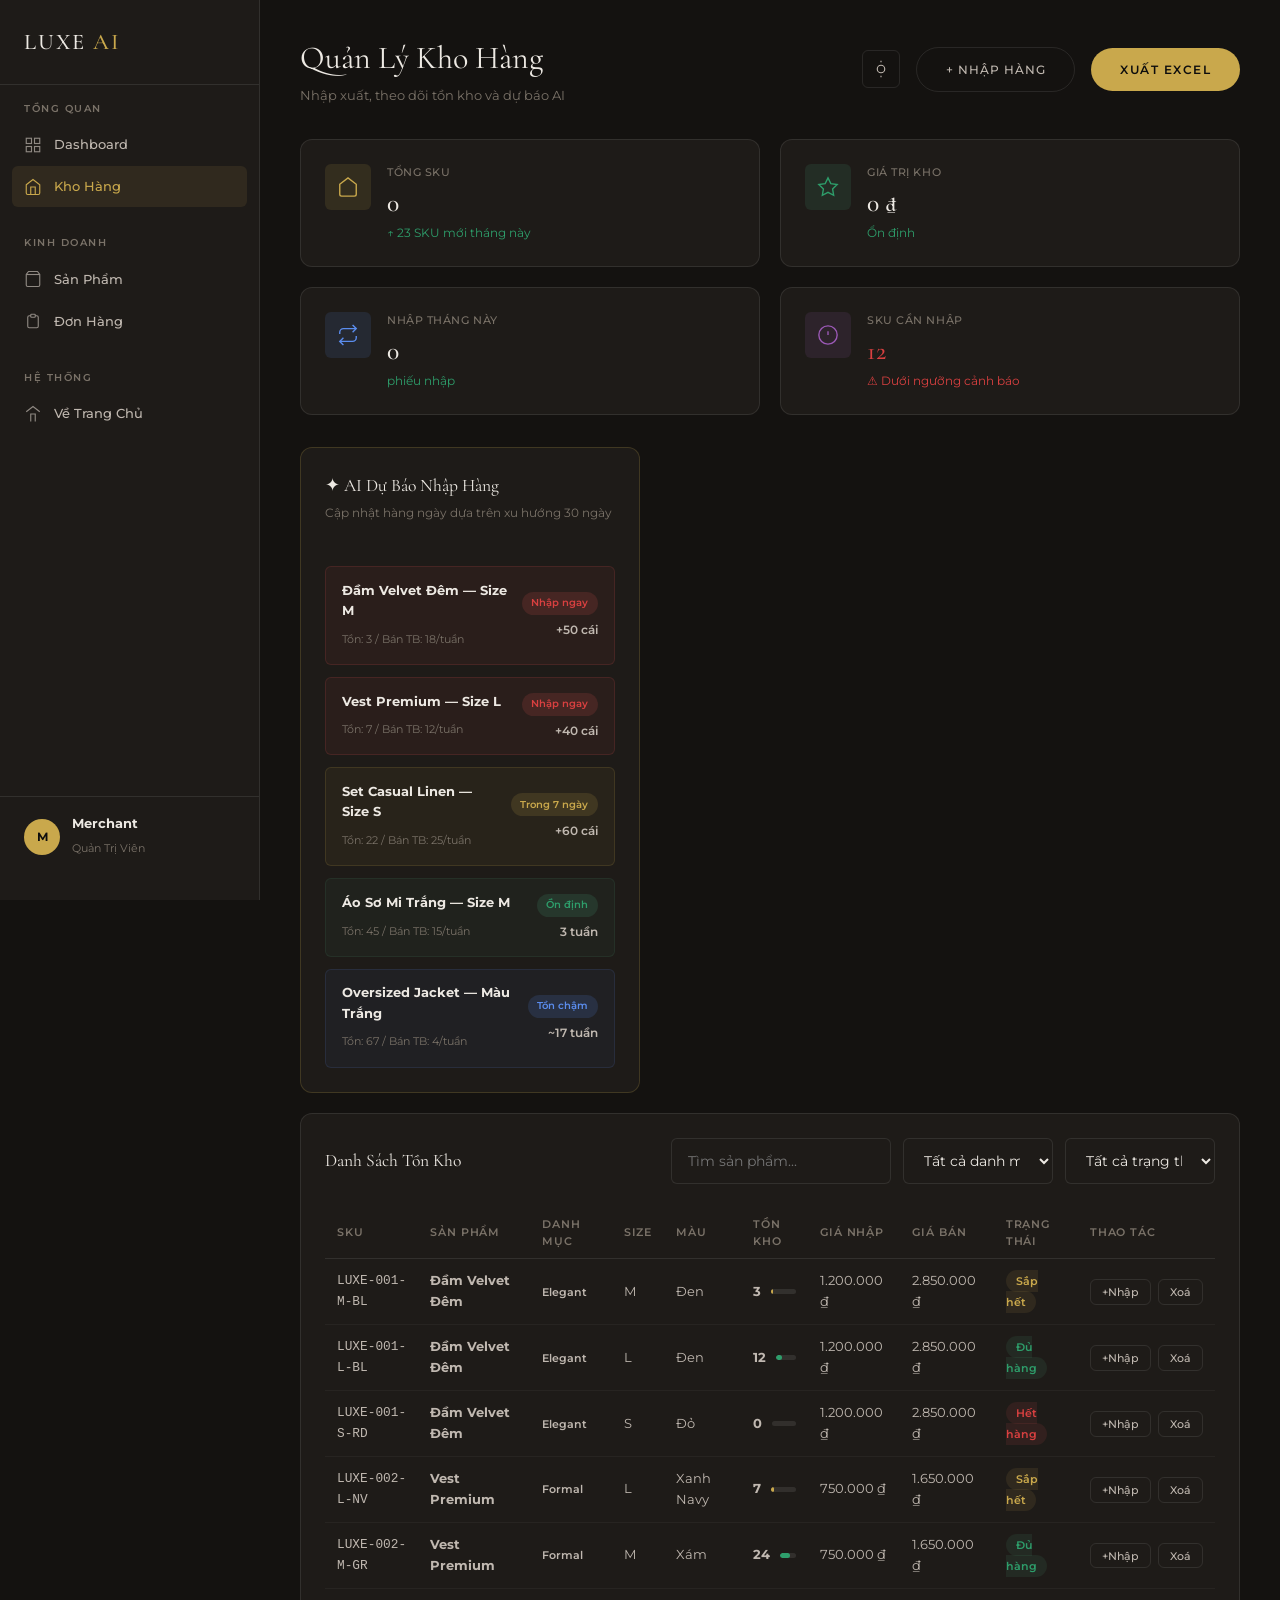
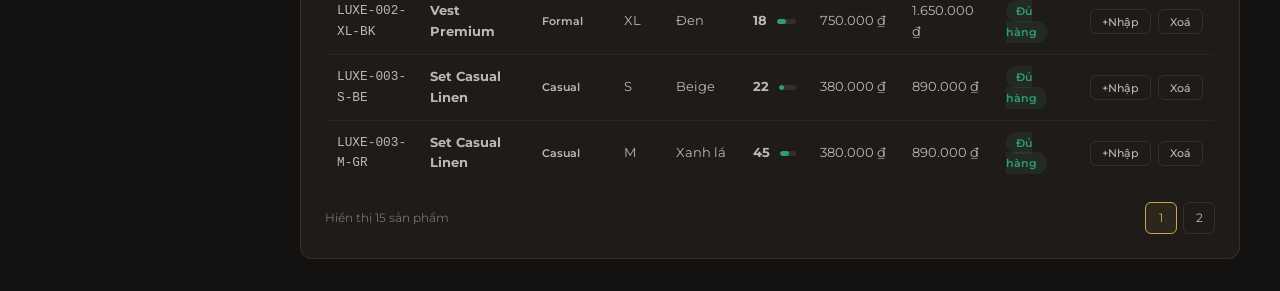
<file: warehouse.html>
<!DOCTYPE html>
<html lang="vi">
<head>
  <meta charset="UTF-8" /><meta name="viewport" content="width=device-width, initial-scale=1.0" />
  <title>Kho Hàng — LUXE AI</title>
  <link href="https://fonts.googleapis.com/css2?family=Cormorant+Garamond:ital,wght@0,300;0,400;0,500;1,300;1,400&family=Montserrat:wght@300;400;500;600&display=swap" rel="stylesheet" />
  <link rel="stylesheet" href="css/style.css" />
  <link rel="stylesheet" href="css/animations.css" />
  <link rel="stylesheet" href="css/dashboard.css" />
  <link rel="stylesheet" href="css/warehouse.css" />
</head>
<body>
<div class="loader" id="loader"><div class="loader__ring"></div><span class="loader__text">LUXE AI</span></div>

<div class="admin-layout">
  <aside class="admin-sidebar">
    <div class="admin-sidebar__logo">LUXE <span>AI</span></div>
    <nav class="admin-nav">
      <div class="admin-nav__group">
        <span class="admin-nav__label">Tổng Quan</span>
        <a href="dashboard.html" class="admin-nav__item">
          <svg width="18" height="18" viewBox="0 0 24 24" fill="none" stroke="currentColor" stroke-width="1.5"><rect x="3" y="3" width="7" height="7"/><rect x="14" y="3" width="7" height="7"/><rect x="14" y="14" width="7" height="7"/><rect x="3" y="14" width="7" height="7"/></svg>
          Dashboard
        </a>
        <a href="warehouse.html" class="admin-nav__item active">
          <svg width="18" height="18" viewBox="0 0 24 24" fill="none" stroke="currentColor" stroke-width="1.5"><path d="M3 9l9-7 9 7v11a2 2 0 0 1-2 2H5a2 2 0 0 1-2-2z"/><polyline points="9,22 9,12 15,12 15,22"/></svg>
          Kho Hàng
        </a>
      </div>
      <div class="admin-nav__group">
        <span class="admin-nav__label">Kinh Doanh</span>
        <a href="#" class="admin-nav__item"><svg width="18" height="18" viewBox="0 0 24 24" fill="none" stroke="currentColor" stroke-width="1.5"><path d="M6 2L3 6v14a2 2 0 0 0 2 2h14a2 2 0 0 0 2-2V6l-3-4z"/><line x1="3" y1="6" x2="21" y2="6"/></svg>Sản Phẩm</a>
        <a href="#" class="admin-nav__item"><svg width="18" height="18" viewBox="0 0 24 24" fill="none" stroke="currentColor" stroke-width="1.5"><path d="M9 5H7a2 2 0 0 0-2 2v12a2 2 0 0 0 2 2h10a2 2 0 0 0 2-2V7a2 2 0 0 0-2-2h-2"/><rect x="9" y="3" width="6" height="4" rx="1"/></svg>Đơn Hàng</a>
      </div>
      <div class="admin-nav__group">
        <span class="admin-nav__label">Hệ Thống</span>
        <a href="index.html" class="admin-nav__item"><svg width="18" height="18" viewBox="0 0 24 24" fill="none" stroke="currentColor" stroke-width="1.5"><path d="M3 9l9-7 9 7"/><path d="M9 22V12h6v10"/></svg>Về Trang Chủ</a>
      </div>
    </nav>
    <div class="admin-sidebar__user">
      <div class="admin-sidebar__avatar">M</div>
      <div><strong>Merchant</strong><span>Quản Trị Viên</span></div>
    </div>
  </aside>

  <main class="admin-main">
    <header class="admin-header">
      <div>
        <h1>Quản Lý Kho Hàng</h1>
        <p>Nhập xuất, theo dõi tồn kho và dự báo AI</p>
      </div>
      <div class="admin-header__actions">
        <button class="btn-icon" id="themeToggle" aria-label="Đổi theme">
          <svg width="18" height="18" viewBox="0 0 24 24" fill="none" stroke="currentColor" stroke-width="1.5"><circle cx="12" cy="12" r="5"/><line x1="12" y1="1" x2="12" y2="3"/><line x1="12" y1="21" x2="12" y2="23"/></svg>
        </button>
        <button class="btn-outline--dark" id="importBtn">+ Nhập Hàng</button>
        <button class="btn-primary" id="exportWarehouseBtn">Xuất Excel</button>
      </div>
    </header>

    <!-- KPI -->
    <div class="kpi-grid">
      <div class="kpi-card reveal">
        <div class="kpi-card__icon kpi-card__icon--gold">
          <svg width="22" height="22" viewBox="0 0 24 24" fill="none" stroke="currentColor" stroke-width="1.5"><path d="M3 9l9-7 9 7v11a2 2 0 0 1-2 2H5a2 2 0 0 1-2-2z"/></svg>
        </div>
        <div class="kpi-card__content">
          <span class="kpi-card__label">Tổng SKU</span>
          <div class="kpi-card__value" data-val="1247">0</div>
          <span class="kpi-card__trend kpi-card__trend--up">↑ 23 SKU mới tháng này</span>
        </div>
      </div>
      <div class="kpi-card reveal">
        <div class="kpi-card__icon kpi-card__icon--green">
          <svg width="22" height="22" viewBox="0 0 24 24" fill="none" stroke="currentColor" stroke-width="1.5"><path d="M12 2l3.09 6.26L22 9.27l-5 4.87 1.18 6.88L12 17.77l-6.18 3.25L7 14.14 2 9.27l6.91-1.01L12 2z"/></svg>
        </div>
        <div class="kpi-card__content">
          <span class="kpi-card__label">Giá Trị Kho</span>
          <div class="kpi-card__value" data-val="2480000000">0 ₫</div>
          <span class="kpi-card__trend kpi-card__trend--up">Ổn định</span>
        </div>
      </div>
      <div class="kpi-card reveal">
        <div class="kpi-card__icon kpi-card__icon--blue">
          <svg width="22" height="22" viewBox="0 0 24 24" fill="none" stroke="currentColor" stroke-width="1.5"><polyline points="17,1 21,5 17,9"/><path d="M3 11V9a4 4 0 0 1 4-4h14"/><polyline points="7,23 3,19 7,15"/><path d="M21 13v2a4 4 0 0 1-4 4H3"/></svg>
        </div>
        <div class="kpi-card__content">
          <span class="kpi-card__label">Nhập Tháng Này</span>
          <div class="kpi-card__value" data-val="342">0</div>
          <span class="kpi-card__trend kpi-card__trend--up">phiếu nhập</span>
        </div>
      </div>
      <div class="kpi-card reveal">
        <div class="kpi-card__icon kpi-card__icon--purple">
          <svg width="22" height="22" viewBox="0 0 24 24" fill="none" stroke="currentColor" stroke-width="1.5"><circle cx="12" cy="12" r="10"/><line x1="12" y1="8" x2="12" y2="12"/><line x1="12" y1="16" x2="12.01" y2="16"/></svg>
        </div>
        <div class="kpi-card__content">
          <span class="kpi-card__label">SKU Cần Nhập</span>
          <div class="kpi-card__value" style="color:var(--error);">12</div>
          <span class="kpi-card__trend" style="color:var(--error);">⚠ Dưới ngưỡng cảnh báo</span>
        </div>
      </div>
    </div>

    <!-- AI FORECAST + INVENTORY TABLE -->
    <div class="warehouse-grid">
      <!-- AI Forecast -->
      <div class="ai-forecast-card reveal">
        <div class="chart-card__header">
          <div>
            <h3>✦ AI Dự Báo Nhập Hàng</h3>
            <p>Cập nhật hàng ngày dựa trên xu hướng 30 ngày</p>
          </div>
        </div>
        <div class="forecast-list" id="forecastList">
          <div class="forecast-item forecast-item--urgent">
            <div class="forecast-item__info">
              <strong>Đầm Velvet Đêm — Size M</strong>
              <span>Tồn: 3 / Bán TB: 18/tuần</span>
            </div>
            <div class="forecast-item__action">
              <span class="forecast-badge forecast-badge--urgent">Nhập ngay</span>
              <span class="forecast-qty">+50 cái</span>
            </div>
          </div>
          <div class="forecast-item forecast-item--urgent">
            <div class="forecast-item__info">
              <strong>Vest Premium — Size L</strong>
              <span>Tồn: 7 / Bán TB: 12/tuần</span>
            </div>
            <div class="forecast-item__action">
              <span class="forecast-badge forecast-badge--urgent">Nhập ngay</span>
              <span class="forecast-qty">+40 cái</span>
            </div>
          </div>
          <div class="forecast-item forecast-item--soon">
            <div class="forecast-item__info">
              <strong>Set Casual Linen — Size S</strong>
              <span>Tồn: 22 / Bán TB: 25/tuần</span>
            </div>
            <div class="forecast-item__action">
              <span class="forecast-badge forecast-badge--soon">Trong 7 ngày</span>
              <span class="forecast-qty">+60 cái</span>
            </div>
          </div>
          <div class="forecast-item forecast-item--ok">
            <div class="forecast-item__info">
              <strong>Áo Sơ Mi Trắng — Size M</strong>
              <span>Tồn: 45 / Bán TB: 15/tuần</span>
            </div>
            <div class="forecast-item__action">
              <span class="forecast-badge forecast-badge--ok">Ổn định</span>
              <span class="forecast-qty">3 tuần</span>
            </div>
          </div>
          <div class="forecast-item forecast-item--slow">
            <div class="forecast-item__info">
              <strong>Oversized Jacket — Màu Trắng</strong>
              <span>Tồn: 67 / Bán TB: 4/tuần</span>
            </div>
            <div class="forecast-item__action">
              <span class="forecast-badge forecast-badge--slow">Tồn chậm</span>
              <span class="forecast-qty">~17 tuần</span>
            </div>
          </div>
        </div>
      </div>

      <!-- Inventory Table -->
      <div class="table-card reveal" style="grid-column:1/-1;">
        <div class="chart-card__header">
          <h3>Danh Sách Tồn Kho</h3>
          <div class="warehouse-controls">
            <input type="text" placeholder="Tìm sản phẩm..." id="searchInventory" style="width:220px;" />
            <select id="filterCategory" style="width:150px;">
              <option value="">Tất cả danh mục</option>
              <option value="elegant">Elegant</option>
              <option value="formal">Formal</option>
              <option value="casual">Casual</option>
              <option value="streetwear">Streetwear</option>
            </select>
            <select id="filterStatus" style="width:150px;">
              <option value="">Tất cả trạng thái</option>
              <option value="ok">Đủ hàng</option>
              <option value="low">Sắp hết</option>
              <option value="out">Hết hàng</option>
              <option value="slow">Tồn chậm</option>
            </select>
          </div>
        </div>
        <table class="data-table" id="inventoryTable">
          <thead>
            <tr>
              <th>SKU</th>
              <th>Sản Phẩm</th>
              <th>Danh Mục</th>
              <th>Size</th>
              <th>Màu</th>
              <th>Tồn Kho</th>
              <th>Giá Nhập</th>
              <th>Giá Bán</th>
              <th>Trạng Thái</th>
              <th>Thao Tác</th>
            </tr>
          </thead>
          <tbody id="inventoryBody"></tbody>
        </table>
        <div class="table-footer">
          <span id="inventoryCount">Hiển thị 0 sản phẩm</span>
          <div class="pagination" id="pagination"></div>
        </div>
      </div>
    </div>
  </main>
</div>

<!-- IMPORT MODAL -->
<div class="modal-overlay" id="importModal">
  <div class="modal">
    <div class="modal__header">
      <h3>Nhập Hàng Mới</h3>
      <button class="modal__close" id="closeModal">✕</button>
    </div>
    <form class="modal__form" id="importForm">
      <div class="input-row">
        <div class="input-group"><label>Tên Sản Phẩm *</label><input type="text" id="imp-name" placeholder="VD: Đầm Velvet Đêm" required /></div>
        <div class="input-group"><label>Danh Mục</label>
          <select id="imp-cat">
            <option value="elegant">Elegant</option>
            <option value="formal">Formal</option>
            <option value="casual">Casual</option>
            <option value="streetwear">Streetwear</option>
          </select>
        </div>
      </div>
      <div class="input-row">
        <div class="input-group"><label>Size</label>
          <select id="imp-size"><option>XS</option><option>S</option><option selected>M</option><option>L</option><option>XL</option><option>XXL</option></select>
        </div>
        <div class="input-group"><label>Màu Sắc</label><input type="text" id="imp-color" placeholder="VD: Đen, Trắng, Đỏ..." /></div>
      </div>
      <div class="input-row">
        <div class="input-group"><label>Số Lượng Nhập *</label><input type="number" id="imp-qty" placeholder="50" min="1" required /></div>
        <div class="input-group"><label>Giá Nhập (VND)</label><input type="number" id="imp-cost" placeholder="500000" /></div>
      </div>
      <div class="input-row">
        <div class="input-group"><label>Giá Bán (VND)</label><input type="number" id="imp-price" placeholder="1200000" /></div>
        <div class="input-group"><label>Ngưỡng Cảnh Báo</label><input type="number" id="imp-threshold" placeholder="15" /></div>
      </div>
      <div class="input-group"><label>Ghi Chú</label><input type="text" id="imp-note" placeholder="Nhà cung cấp, lô hàng..." /></div>
      <div class="modal__actions">
        <button type="button" class="btn-outline--dark" id="cancelModal">Huỷ</button>
        <button type="submit" class="btn-primary">Xác Nhận Nhập Hàng</button>
      </div>
    </form>
  </div>
</div>

<script src="js/main.js"></script>
<script src="js/warehouse.js"></script>
</body>
</html>
</file>
<file: css/style.css>
/* ============================================================
   LUXE AI — Luxury Fashion Platform
   Style: Elegant Light (default), Gold Accents
   ============================================================ */

/* ---- VARIABLES ---- */
:root {
  --gold: #B8860B;
  --gold-light: #D4A017;
  --gold-dark: #8B6508;
  --cream: #FAFAF8;
  --dark: #0D0D0D;
  --dark-2: #1A1A1A;
  --dark-3: #252525;
  --dark-4: #333;
  --gray: #666;
  --gray-light: #999;
  --white: #FFFFFF;
  --accent: #8B5E3C;
  --success: #2E9E6B;
  --error: #D94040;

  --font-serif: 'Cormorant Garamond', Georgia, serif;
  --font-sans: 'Montserrat', 'Helvetica Neue', sans-serif;

  --radius: 12px;
  --radius-sm: 6px;
  --radius-lg: 24px;
  --transition: 0.35s cubic-bezier(0.4, 0, 0.2, 1);
  --shadow: 0 4px 24px rgba(0,0,0,0.08);
  --shadow-gold: 0 4px 20px rgba(184,134,11,0.18);

  /* ---- LIGHT MODE (DEFAULT) ---- */
  --bg: #F7F5F2;
  --bg-2: #FFFFFF;
  --bg-section: #F2EFE9;
  --bg-dark: #1C1917;
  --text: #1C1917;
  --text-2: #4A4540;
  --text-3: #8C8580;
  --border: rgba(0,0,0,0.09);
  --card-bg: #FFFFFF;
  --nav-bg: rgba(247,245,242,0.94);
  --input-bg: #FFFFFF;
  --shadow-card: 0 2px 16px rgba(0,0,0,0.07);
}

/* ---- DARK MODE ---- */
[data-theme="dark"] {
  --bg: #141210;
  --bg-2: #1E1B18;
  --bg-section: #141210;
  --bg-dark: #141210;
  --text: #EDE9E3;
  --text-2: #C0B8B0;
  --text-3: #7A7268;
  --border: rgba(255,255,255,0.09);
  --card-bg: #1E1B18;
  --nav-bg: rgba(20,18,16,0.95);
  --input-bg: #252220;
  --shadow-card: 0 2px 20px rgba(0,0,0,0.3);
  --gold: #C9A84C;
  --gold-light: #E8C97D;
  --gold-dark: #A0782A;
}

/* ---- RESET & BASE ---- */
*, *::before, *::after { box-sizing: border-box; margin: 0; padding: 0; }
html { scroll-behavior: smooth; font-size: 16px; }
body {
  font-family: var(--font-sans);
  background: var(--bg);
  color: var(--text);
  line-height: 1.6;
  overflow-x: hidden;
  transition: background var(--transition), color var(--transition);
}
body.loading { overflow: hidden; }
img { max-width: 100%; display: block; }
a { color: inherit; text-decoration: none; }
button { cursor: pointer; border: none; background: none; font-family: inherit; }
input, select, textarea {
  font-family: var(--font-sans);
  font-size: 0.875rem;
  border: 1.5px solid var(--border);
  background: var(--bg-2);
  color: var(--text);
  border-radius: var(--radius-sm);
  padding: 0.75rem 1rem;
  width: 100%;
  outline: none;
  transition: border-color var(--transition), box-shadow var(--transition);
}
input:focus, select:focus { border-color: var(--gold); box-shadow: 0 0 0 3px rgba(201,168,76,0.12); }
select option { background: var(--bg-2); color: var(--text); }

/* ---- LOADER ---- */
.loader {
  position: fixed; inset: 0; z-index: 9999;
  background: var(--dark);
  display: flex; flex-direction: column;
  align-items: center; justify-content: center;
  gap: 1.5rem;
  transition: opacity 0.6s ease, visibility 0.6s ease;
}
.loader.hidden { opacity: 0; visibility: hidden; }
.loader__ring {
  width: 56px; height: 56px;
  border: 1.5px solid rgba(201,168,76,0.2);
  border-top-color: var(--gold);
  border-radius: 50%;
  animation: spin 0.9s linear infinite;
}
.loader__text {
  font-family: var(--font-serif);
  font-size: 1.25rem;
  letter-spacing: 0.4em;
  color: var(--gold);
  font-weight: 300;
}

/* ---- CUSTOM CURSOR ---- */
.cursor {
  width: 8px; height: 8px;
  background: var(--gold);
  border-radius: 50%;
  position: fixed; pointer-events: none; z-index: 9998;
  transform: translate(-50%, -50%);
  transition: transform 0.1s ease, opacity 0.3s;
}
.cursor-follower {
  width: 36px; height: 36px;
  border: 1px solid rgba(201,168,76,0.5);
  border-radius: 50%;
  position: fixed; pointer-events: none; z-index: 9997;
  transform: translate(-50%, -50%);
  transition: transform 0.35s ease, opacity 0.3s;
}
.cursor.active { transform: translate(-50%, -50%) scale(2); }
.cursor-follower.active { transform: translate(-50%, -50%) scale(0.5); opacity: 0.5; }

/* ---- NAVIGATION ---- */
.nav {
  position: fixed; top: 0; left: 0; right: 0; z-index: 999;
  display: flex; align-items: center; justify-content: space-between;
  padding: 1.25rem 3rem;
  background: transparent;
  transition: background var(--transition), padding var(--transition), box-shadow var(--transition);
}
.nav.scrolled {
  background: var(--nav-bg);
  backdrop-filter: blur(20px) saturate(180%);
  padding: 0.9rem 3rem;
  box-shadow: 0 1px 0 var(--border);
}
.nav__logo a {
  font-family: var(--font-serif);
  font-size: 1.6rem; font-weight: 500;
  letter-spacing: 0.08em;
  color: var(--white);
}
.nav.scrolled .nav__logo a { color: var(--text); }
.nav__logo a span { color: var(--gold); }

.nav__menu {
  display: flex; align-items: center; gap: 2rem;
  list-style: none;
}
.nav__link {
  font-size: 0.78rem; font-weight: 500;
  letter-spacing: 0.1em; text-transform: uppercase;
  color: rgba(255,255,255,0.8);
  position: relative; padding-bottom: 2px;
  transition: color var(--transition);
}
.nav.scrolled .nav__link { color: var(--text-2); }
.nav__link::after {
  content: ''; position: absolute; bottom: 0; left: 0;
  width: 0; height: 1px; background: var(--gold);
  transition: width var(--transition);
}
.nav__link:hover { color: var(--gold); }
.nav__link:hover::after { width: 100%; }

.nav__actions { display: flex; align-items: center; gap: 1rem; }
.nav__hamburger {
  display: none; flex-direction: column; gap: 5px;
  padding: 6px; cursor: pointer;
}
.nav__hamburger span {
  display: block; width: 22px; height: 1.5px;
  background: var(--white);
  transition: var(--transition);
}
.nav.scrolled .nav__hamburger span { background: var(--text); }

/* ---- BUTTONS ---- */
.btn-primary {
  display: inline-flex; align-items: center; gap: 0.5rem;
  background: var(--gold);
  color: var(--dark);
  font-family: var(--font-sans);
  font-size: 0.78rem; font-weight: 600;
  letter-spacing: 0.12em; text-transform: uppercase;
  padding: 0.85rem 1.8rem;
  border-radius: 100px;
  transition: var(--transition);
  position: relative; overflow: hidden;
}
.btn-primary::before {
  content: ''; position: absolute; inset: 0;
  background: rgba(255,255,255,0);
  transition: background var(--transition);
}
.btn-primary:hover { background: var(--gold-light); box-shadow: var(--shadow-gold); transform: translateY(-2px); }
.btn-primary:hover::before { background: rgba(255,255,255,0.1); }
.btn-primary:active { transform: translateY(0); }

.btn-outline {
  display: inline-flex; align-items: center; gap: 0.5rem;
  border: 1.5px solid rgba(255,255,255,0.5);
  color: var(--white);
  font-size: 0.78rem; font-weight: 500;
  letter-spacing: 0.12em; text-transform: uppercase;
  padding: 0.85rem 1.8rem;
  border-radius: 100px;
  transition: var(--transition);
}
.btn-outline:hover { border-color: var(--gold); color: var(--gold); }
.btn-outline--dark {
  border-color: rgba(0,0,0,0.2);
  color: var(--text);
}
.btn-outline--dark:hover { border-color: var(--gold); color: var(--gold); }

.btn-large { padding: 1rem 2.4rem; font-size: 0.82rem; }
.btn-full { width: 100%; justify-content: center; }

.btn-outline--dark {
  display: inline-flex; align-items: center; gap: 0.5rem;
  border: 1.5px solid var(--border);
  color: var(--text-2);
  font-size: 0.78rem; font-weight: 500;
  letter-spacing: 0.08em; text-transform: uppercase;
  padding: 0.85rem 1.8rem;
  border-radius: 100px;
  transition: var(--transition);
  cursor: pointer; background: none;
  font-family: var(--font-sans);
}
.btn-outline--dark:hover { border-color: var(--gold); color: var(--gold); }
.btn-icon {
  display: flex; align-items: center; justify-content: center;
  width: 40px; height: 40px;
  color: rgba(255,255,255,0.7);
  border-radius: 50%;
  transition: var(--transition);
}
.btn-icon:hover { color: var(--gold); background: rgba(201,168,76,0.1); }
.nav.scrolled .btn-icon { color: var(--text-2); }
.btn-icon-circle {
  width: 40px; height: 40px;
  border-radius: 50%;
  background: rgba(255,255,255,0.95);
  color: var(--dark);
  display: flex; align-items: center; justify-content: center;
  font-size: 0.7rem; font-weight: 600;
  letter-spacing: 0.05em;
  transition: var(--transition);
  box-shadow: var(--shadow);
}
.btn-icon-circle:hover { background: var(--gold); color: var(--dark); }

/* ---- LAYOUT ---- */
.container { max-width: 1280px; margin: 0 auto; padding: 0 2rem; }
.section { padding: 7rem 0; background: var(--bg); }

/* Sections sáng xen kẽ */
.section:nth-of-type(even) { background: var(--bg-2); }

/* Dark section (AI search, CTA) — vẫn giữ dark để tạo contrast */
.section--dark { background: var(--bg-dark); color: var(--white); }
.section--dark .section__tag { color: var(--gold-light); }
.section--dark h2 { color: var(--white); }
.section--dark p { color: rgba(255,255,255,0.65); }

.section__header { text-align: center; margin-bottom: 4rem; }
.section__tag {
  display: inline-block;
  font-size: 0.7rem; font-weight: 600;
  letter-spacing: 0.2em; text-transform: uppercase;
  color: var(--gold);
  margin-bottom: 1rem;
}
.section__title {
  font-family: var(--font-serif);
  font-size: clamp(2.2rem, 5vw, 3.5rem);
  font-weight: 400; line-height: 1.15;
  color: var(--text);
}
.section__title em { font-style: italic; color: var(--gold); }
.section__desc {
  margin-top: 1rem;
  font-size: 0.95rem; color: var(--text-3);
  max-width: 560px; margin-left: auto; margin-right: auto;
  line-height: 1.8;
}
.section__cta { text-align: center; margin-top: 3rem; }

/* ---- HERO — Light mode với nền gradient sáng ---- */
.hero {
  min-height: 100vh;
  background: linear-gradient(140deg, #FAF7F2 0%, #F0EAE0 35%, #E8DDD0 65%, #F5F0E8 100%);
  display: flex; align-items: center;
  position: relative; overflow: hidden;
  padding: 8rem 3rem 4rem;
}
.hero__bg { position: absolute; inset: 0; pointer-events: none; }
.hero__gradient {
  position: absolute; inset: 0;
  background:
    radial-gradient(ellipse 70% 50% at 75% 40%, rgba(184,134,11,0.07) 0%, transparent 65%),
    radial-gradient(ellipse 50% 60% at 20% 70%, rgba(139,94,60,0.06) 0%, transparent 55%);
}
.hero__particles { position: absolute; inset: 0; }

.hero__content {
  position: relative; z-index: 2;
  flex: 1; max-width: 600px;
}
.hero__tag {
  display: inline-block;
  font-size: 0.7rem; font-weight: 600;
  letter-spacing: 0.25em; text-transform: uppercase;
  color: var(--gold-dark);
  border: 1px solid rgba(184,134,11,0.3);
  background: rgba(184,134,11,0.06);
  padding: 0.45rem 1rem;
  border-radius: 100px;
  margin-bottom: 1.5rem;
}
.hero__title {
  font-family: var(--font-serif);
  font-size: clamp(3rem, 6vw, 5rem);
  font-weight: 300; line-height: 1.1;
  color: var(--text);
  margin-bottom: 1.5rem;
}
.hero__title em {
  font-style: italic;
  background: linear-gradient(135deg, var(--gold-dark), var(--gold-light));
  -webkit-background-clip: text; -webkit-text-fill-color: transparent;
  background-clip: text;
}
.hero__subtitle {
  font-size: 1rem; line-height: 1.9;
  color: var(--text-2);
  margin-bottom: 2.5rem;
}
.hero__actions { display: flex; align-items: center; gap: 1rem; flex-wrap: wrap; margin-bottom: 3rem; }
.hero__stats { display: flex; align-items: center; gap: 2rem; }
.stat { text-align: center; }
.stat__num {
  font-family: var(--font-serif);
  font-size: 2rem; font-weight: 500;
  color: var(--gold-dark);
}
.stat span { font-size: 1.5rem; color: var(--gold); }
.stat p { font-size: 0.7rem; letter-spacing: 0.1em; text-transform: uppercase; color: var(--text-3); margin-top: 0.2rem; }
.stat__divider { width: 1px; height: 40px; background: var(--border); }

.hero__visual {
  position: relative; z-index: 2;
  flex: 1; display: flex; align-items: center; justify-content: center;
  padding-left: 4rem;
}
.hero__card { border-radius: var(--radius-lg); }
.hero__card--main {
  width: 320px; height: 420px;
  background: rgba(255,255,255,0.75);
  border: 1px solid rgba(184,134,11,0.15);
  backdrop-filter: blur(24px);
  box-shadow: 0 20px 60px rgba(0,0,0,0.1);
  display: flex; flex-direction: column;
  align-items: center; justify-content: center; gap: 1.5rem;
  padding: 2rem;
}
.hero__avatar {
  position: relative; width: 140px; height: 140px;
}
.avatar-ring {
  position: absolute; inset: -8px;
  border-radius: 50%;
  border: 1px solid rgba(184,134,11,0.35);
  animation: pulse-ring 2.5s ease-in-out infinite;
}
.avatar-placeholder {
  width: 140px; height: 140px; border-radius: 50%;
  background: linear-gradient(135deg, rgba(184,134,11,0.1), rgba(139,94,60,0.08));
  border: 1px solid rgba(184,134,11,0.2);
  display: flex; align-items: center; justify-content: center;
  color: rgba(184,134,11,0.4);
}
.hero__outfit-tags { display: flex; flex-direction: column; gap: 0.5rem; align-items: center; }
.tag {
  padding: 0.35rem 1rem;
  border-radius: 100px;
  font-size: 0.72rem; font-weight: 500;
  letter-spacing: 0.05em;
}
.tag--gold { background: rgba(184,134,11,0.1); color: var(--gold-dark); border: 1px solid rgba(184,134,11,0.25); }
.tag--silver { background: rgba(0,0,0,0.05); color: var(--text-2); border: 1px solid var(--border); }
.tag--accent { background: rgba(139,94,60,0.08); color: #8B5E3C; border: 1px solid rgba(139,94,60,0.2); }

.hero__card--float {
  position: absolute;
  background: rgba(255,255,255,0.9);
  backdrop-filter: blur(16px);
  border: 1px solid rgba(184,134,11,0.15);
  box-shadow: 0 8px 30px rgba(0,0,0,0.08);
  padding: 1rem 1.25rem;
  display: flex; align-items: center; gap: 0.75rem;
  min-width: 160px;
  color: var(--text);
  font-size: 0.8rem;
}
.hero__card--1 { top: 10%; right: -20px; animation: float-1 4s ease-in-out infinite; }
.hero__card--1 svg { color: var(--gold); }
.hero__card--2 { bottom: 15%; left: -20px; animation: float-2 4s ease-in-out infinite 1s; }
.hero__card--2 svg { color: var(--gold); }
.hero__card--float p { line-height: 1.4; }
.hero__card--float strong { color: var(--text); }

.hero__scroll {
  position: absolute; bottom: 2.5rem; left: 50%;
  transform: translateX(-50%);
  display: flex; flex-direction: column; align-items: center; gap: 0.5rem;
  color: var(--text-3);
  font-size: 0.65rem; letter-spacing: 0.15em; text-transform: uppercase;
}
.scroll-indicator {
  width: 1px; height: 40px;
  background: linear-gradient(to bottom, rgba(184,134,11,0.5), transparent);
  animation: scroll-pulse 2s ease-in-out infinite;
}

/* ---- STYLIST FORM ---- */
.stylist-form {
  background: var(--bg-2);
  border: 1px solid var(--border);
  border-radius: var(--radius-lg);
  padding: 2.5rem;
  box-shadow: var(--shadow-card);
}
.stylist-form__grid {
  display: grid;
  grid-template-columns: repeat(auto-fill, minmax(220px, 1fr));
  gap: 1.25rem;
}
.input-group { display: flex; flex-direction: column; gap: 0.5rem; }
.input-group--full { grid-column: 1/-1; }
.input-group label {
  font-size: 0.7rem; font-weight: 600;
  letter-spacing: 0.1em; text-transform: uppercase;
  color: var(--text-3);
}
/* Stylist form bên trong section--dark */
.section--dark .input-group label { color: rgba(255,255,255,0.5); }
.section--dark input,
.section--dark select {
  background: rgba(255,255,255,0.06);
  border-color: rgba(255,255,255,0.1);
  color: var(--white);
}
.section--dark input::placeholder { color: rgba(255,255,255,0.25); }
.section--dark input:focus,
.section--dark select:focus {
  border-color: var(--gold);
  background: rgba(255,255,255,0.08);
}
.skin-picker { display: flex; gap: 0.5rem; flex-wrap: wrap; }
.skin-btn {
  width: 32px; height: 32px;
  border-radius: 50%;
  border: 2px solid transparent;
  cursor: pointer;
  transition: var(--transition);
}
.skin-btn:hover, .skin-btn.active { border-color: var(--gold); transform: scale(1.15); box-shadow: 0 0 0 2px rgba(201,168,76,0.3); }

/* Upload zone — light mode */
.upload-zone {
  border: 1.5px dashed var(--border);
  border-radius: var(--radius);
  padding: 2.5rem;
  display: flex; flex-direction: column;
  align-items: center; justify-content: center; gap: 0.75rem;
  cursor: pointer;
  transition: var(--transition);
  color: var(--text-3);
  text-align: center;
  background: var(--bg);
}
.upload-zone:hover { border-color: var(--gold); background: rgba(184,134,11,0.03); color: var(--gold-dark); }
.upload-zone--large { padding: 4rem; }
.upload-zone p { font-size: 0.9rem; }
.upload-zone p span { color: var(--gold); text-decoration: underline; }
.upload-zone small { font-size: 0.72rem; color: var(--text-3); }
.upload-zone__icon { margin-bottom: 0.5rem; }
.upload-zone h3 { font-family: var(--font-serif); font-size: 1.4rem; font-weight: 400; color: var(--text); }
/* Dark section upload zone */
.section--dark .upload-zone {
  border-color: rgba(255,255,255,0.12);
  background: rgba(255,255,255,0.03);
  color: rgba(255,255,255,0.4);
}
.section--dark .upload-zone:hover { border-color: var(--gold); color: var(--gold-light); }
.section--dark .upload-zone h3 { color: rgba(255,255,255,0.8); }
.section--dark .upload-zone p span { color: var(--gold); }
.section--dark .upload-zone small { color: rgba(255,255,255,0.25); }
.stylist-form__footer { margin-top: 2rem; }

/* ---- TRY-ON DEMO ---- */
.tryon-demo {
  display: grid; grid-template-columns: 1fr 1fr;
  gap: 3rem; align-items: center;
}
.tryon-demo__features {
  display: grid; grid-template-columns: 1fr 1fr;
  gap: 1.5rem;
}
.feature-card {
  background: var(--card-bg);
  border: 1px solid var(--border);
  border-radius: var(--radius);
  padding: 1.5rem;
  transition: var(--transition);
}
.feature-card:hover { border-color: var(--gold); box-shadow: var(--shadow-gold); transform: translateY(-3px); }
.feature-card__icon {
  width: 52px; height: 52px;
  background: linear-gradient(135deg, rgba(201,168,76,0.1), rgba(201,168,76,0.05));
  border-radius: var(--radius-sm);
  display: flex; align-items: center; justify-content: center;
  color: var(--gold); margin-bottom: 1rem;
}
.feature-card h4 { font-size: 0.9rem; font-weight: 600; margin-bottom: 0.4rem; }
.feature-card p { font-size: 0.78rem; color: var(--text-3); line-height: 1.6; }
.tryon-cta { grid-column: 1/-1; text-align: center; margin-top: 0.5rem; }

/* ---- PRODUCTS GRID ---- */
.collection-filters {
  display: flex; flex-wrap: wrap; gap: 0.75rem;
  justify-content: center; margin-bottom: 3rem;
}
.filter-btn {
  padding: 0.6rem 1.5rem;
  border-radius: 100px;
  font-size: 0.75rem; font-weight: 500;
  letter-spacing: 0.08em;
  border: 1.5px solid var(--border);
  color: var(--text-2);
  background: var(--bg-2);
  transition: var(--transition);
}
.filter-btn:hover, .filter-btn.active {
  border-color: var(--gold);
  color: var(--gold-dark);
  background: rgba(184,134,11,0.06);
}
/* Dark section filter buttons */
.section--dark .filter-btn {
  border-color: rgba(255,255,255,0.15);
  color: rgba(255,255,255,0.55);
  background: transparent;
}
.section--dark .filter-btn:hover, .section--dark .filter-btn.active {
  border-color: var(--gold);
  color: var(--gold);
  background: rgba(201,168,76,0.08);
}
.products-grid {
  display: grid;
  grid-template-columns: repeat(auto-fill, minmax(280px, 1fr));
  gap: 1.5rem;
}
.product-card {
  background: var(--card-bg);
  border: 1px solid var(--border);
  border-radius: var(--radius-lg);
  overflow: hidden;
  transition: var(--transition);
  box-shadow: var(--shadow-card);
}
.product-card:hover { transform: translateY(-6px); border-color: rgba(184,134,11,0.3); box-shadow: 0 16px 48px rgba(0,0,0,0.1); }
.product-card__image {
  position: relative; height: 320px; overflow: hidden;
}
.product-card__placeholder {
  width: 100%; height: 100%;
  display: flex; align-items: flex-end;
  padding: 1.5rem;
  font-family: var(--font-serif);
  font-size: 1.2rem; font-weight: 300;
  color: rgba(255,255,255,0.8);
}
.product-card__placeholder--1 {
  background: linear-gradient(145deg, #1a0a2e, #3d1a5e);
}
.product-card__placeholder--2 {
  background: linear-gradient(145deg, #0d1a2e, #1e3a5f);
}
.product-card__placeholder--3 {
  background: linear-gradient(145deg, #2e1a0a, #5e3d1a);
}
.product-card__placeholder--4 {
  background: linear-gradient(145deg, #0a0a0a, #2a2a2a);
}
.product-card__overlay {
  position: absolute; inset: 0;
  background: rgba(0,0,0,0.35);
  display: flex; align-items: center; justify-content: center; gap: 0.75rem;
  opacity: 0;
  transition: var(--transition);
}
.product-card:hover .product-card__overlay { opacity: 1; }
.product-card__badge {
  position: absolute; top: 1rem; left: 1rem;
  background: var(--gold);
  color: var(--dark);
  font-size: 0.65rem; font-weight: 700;
  letter-spacing: 0.08em; text-transform: uppercase;
  padding: 0.3rem 0.75rem;
  border-radius: 100px;
}
.product-card__badge--sale { background: var(--error); color: var(--white); }
.product-card__info { padding: 1.25rem 1.5rem; }
.product-card__cat {
  font-size: 0.65rem; font-weight: 600;
  letter-spacing: 0.15em; text-transform: uppercase;
  color: var(--gold-dark); display: block; margin-bottom: 0.4rem;
}
.product-card__info h3 {
  font-family: var(--font-serif);
  font-size: 1.1rem; font-weight: 400;
  color: var(--text);
  margin-bottom: 0.75rem;
}
.product-card__colors { display: flex; gap: 0.4rem; margin-bottom: 1rem; }
.color-dot {
  width: 18px; height: 18px;
  border-radius: 50%;
  cursor: pointer;
  transition: var(--transition);
}
.color-dot:hover { transform: scale(1.25); }
.product-card__footer { display: flex; align-items: center; gap: 0.75rem; }
.price {
  font-family: var(--font-serif);
  font-size: 1.1rem; font-weight: 500;
  color: var(--gold-dark);
  flex: 1;
}
.price-old {
  font-size: 0.8rem;
  color: var(--text-3);
  text-decoration: line-through;
}
.btn-add {
  padding: 0.5rem 1.1rem;
  background: var(--gold);
  color: var(--dark);
  border-radius: 100px;
  font-size: 0.72rem; font-weight: 600;
  letter-spacing: 0.05em;
  transition: var(--transition);
}
.btn-add:hover { background: var(--gold-light); transform: scale(1.05); }

/* ---- FEATURES GRID ---- */
.features-grid {
  display: grid;
  grid-template-columns: repeat(3, 1fr);
  gap: 1.5rem;
}
.feat-card {
  background: var(--card-bg);
  border: 1px solid var(--border);
  border-radius: var(--radius-lg);
  padding: 2rem;
  transition: var(--transition);
  position: relative; overflow: hidden;
  box-shadow: var(--shadow-card);
}
.feat-card::before {
  content: ''; position: absolute; top: 0; left: 0; right: 0; height: 2px;
  background: linear-gradient(90deg, transparent, var(--gold), transparent);
  opacity: 0;
  transition: opacity var(--transition);
}
.feat-card:hover { border-color: rgba(184,134,11,0.2); box-shadow: 0 8px 32px rgba(0,0,0,0.08); transform: translateY(-4px); }
.feat-card:hover::before { opacity: 1; }
.feat-card--large { grid-column: span 1; grid-row: span 2; }
.feat-card--accent {
  background: linear-gradient(135deg, rgba(184,134,11,0.06), rgba(139,94,60,0.04));
  border-color: rgba(184,134,11,0.18);
}
.feat-card__icon {
  width: 56px; height: 56px;
  background: rgba(184,134,11,0.08);
  border-radius: var(--radius-sm);
  display: flex; align-items: center; justify-content: center;
  color: var(--gold-dark); margin-bottom: 1.25rem;
}
.feat-card h3 {
  font-family: var(--font-serif);
  font-size: 1.3rem; font-weight: 400;
  margin-bottom: 0.75rem;
  color: var(--text);
}
.feat-card p { font-size: 0.875rem; color: var(--text-3); line-height: 1.7; margin-bottom: 1.5rem; }
.feat-card__link {
  font-size: 0.75rem; font-weight: 600;
  letter-spacing: 0.1em;
  color: var(--gold-dark);
  text-transform: uppercase;
  transition: var(--transition);
}
.feat-card__link:hover { letter-spacing: 0.15em; }

/* ---- AI SEARCH ---- */
.ai-search { text-align: center; max-width: 680px; margin: 0 auto; }
.ai-search__label {
  font-size: 0.7rem; font-weight: 600;
  letter-spacing: 0.2em; text-transform: uppercase;
  color: var(--gold); display: block; margin-bottom: 1.25rem;
}
.ai-search h2 {
  font-family: var(--font-serif);
  font-size: clamp(2rem, 4vw, 3rem);
  font-weight: 300; color: var(--white);
  margin-bottom: 2.5rem; line-height: 1.2;
}
.ai-search h2 em { font-style: italic; color: var(--gold); }
.ai-search__bar {
  display: flex; align-items: center;
  background: rgba(255,255,255,0.07);
  border: 1.5px solid rgba(255,255,255,0.1);
  border-radius: 100px;
  overflow: hidden;
  transition: var(--transition);
  margin-bottom: 1.5rem;
}
.ai-search__bar:focus-within { border-color: var(--gold); box-shadow: 0 0 0 4px rgba(201,168,76,0.1); }
.ai-search__bar input {
  flex: 1; border: none; background: transparent; color: var(--white);
  padding: 1rem 1.5rem; font-size: 0.9rem;
  border-radius: 0;
}
.ai-search__bar input::placeholder { color: rgba(255,255,255,0.3); }
.ai-search__bar input:focus { box-shadow: none; }
.ai-search__btn {
  width: 52px; height: 52px;
  background: var(--gold);
  color: var(--dark);
  display: flex; align-items: center; justify-content: center;
  border-radius: 0 100px 100px 0;
  margin: 2px;
  transition: var(--transition);
}
.ai-search__btn:hover { background: var(--gold-light); }
.ai-search__suggestions { display: flex; flex-wrap: wrap; gap: 0.5rem; justify-content: center; }
.suggest-chip {
  padding: 0.4rem 1rem;
  border: 1px solid rgba(255,255,255,0.15);
  border-radius: 100px;
  font-size: 0.75rem;
  color: rgba(255,255,255,0.5);
  cursor: pointer;
  transition: var(--transition);
}
.suggest-chip:hover { border-color: var(--gold); color: var(--gold); }

/* ---- TESTIMONIALS ---- */
.testimonials {
  display: grid; grid-template-columns: repeat(auto-fill, minmax(300px, 1fr));
  gap: 1.5rem;
}
.testimonial-card {
  background: var(--card-bg);
  border: 1px solid var(--border);
  border-radius: var(--radius-lg);
  padding: 2rem;
  transition: var(--transition);
  box-shadow: var(--shadow-card);
}
.testimonial-card:hover { border-color: rgba(184,134,11,0.2); box-shadow: 0 8px 32px rgba(0,0,0,0.08); }
.testimonial-card__stars { color: var(--gold); font-size: 0.9rem; letter-spacing: 0.1em; margin-bottom: 1rem; }
.testimonial-card p { font-size: 0.9rem; line-height: 1.8; color: var(--text-2); margin-bottom: 1.5rem; font-style: italic; }
.testimonial-card__author { display: flex; align-items: center; gap: 0.75rem; }
.author-avatar {
  width: 44px; height: 44px; border-radius: 50%;
  display: flex; align-items: center; justify-content: center;
  font-size: 0.75rem; font-weight: 600;
  color: var(--white);
  flex-shrink: 0;
}
.author-avatar--1 { background: linear-gradient(135deg, var(--gold-light), var(--gold)); }
.author-avatar--2 { background: linear-gradient(135deg, #6dbf9a, #2E9E6B); }
.author-avatar--3 { background: linear-gradient(135deg, #d4a574, #8B5E3C); }
.testimonial-card__author strong { font-size: 0.875rem; display: block; color: var(--text); }
.testimonial-card__author span { font-size: 0.72rem; color: var(--text-3); }

/* ---- CTA SECTION ---- */
.section--cta {
  background: linear-gradient(135deg, #0a0a0f, #1a0a2e, #0d1a2e);
  position: relative; overflow: hidden;
}
.section--cta::before {
  content: ''; position: absolute;
  width: 600px; height: 600px;
  background: radial-gradient(circle, rgba(201,168,76,0.08) 0%, transparent 70%);
  top: 50%; left: 50%; transform: translate(-50%, -50%);
}
.cta-block { text-align: center; position: relative; z-index: 1; }
.cta-block h2 {
  font-family: var(--font-serif);
  font-size: clamp(2.2rem, 5vw, 3.5rem);
  font-weight: 300; color: var(--white); line-height: 1.2; margin: 1rem 0;
}
.cta-block h2 em { font-style: italic; color: var(--gold); }
.cta-block p { color: rgba(255,255,255,0.55); font-size: 1rem; margin-bottom: 2.5rem; }
.cta-block__actions { display: flex; gap: 1rem; justify-content: center; flex-wrap: wrap; }

/* ---- CHATBOT ---- */
.chatbot {
  position: fixed; bottom: 6rem; right: 2rem; z-index: 900;
  width: 360px;
  background: var(--bg-2);
  border: 1px solid var(--border);
  border-radius: var(--radius-lg);
  box-shadow: 0 16px 60px rgba(0,0,0,0.14);
  display: flex; flex-direction: column;
  overflow: hidden;
  transform: translateY(20px) scale(0.95);
  opacity: 0; pointer-events: none;
  transition: var(--transition);
}
.chatbot.open {
  transform: translateY(0) scale(1);
  opacity: 1; pointer-events: all;
}
.chatbot__header {
  display: flex; align-items: center; gap: 0.75rem;
  padding: 1rem 1.25rem;
  background: var(--bg-dark);
  border-bottom: 1px solid rgba(255,255,255,0.06);
}
.chatbot__avatar {
  width: 38px; height: 38px; border-radius: 50%;
  background: var(--gold);
  color: var(--dark); font-size: 0.7rem; font-weight: 700;
  display: flex; align-items: center; justify-content: center;
  flex-shrink: 0;
}
.chatbot__header strong { font-size: 0.85rem; color: var(--white); display: block; }
.chatbot__status { font-size: 0.7rem; color: var(--success); }
.chatbot__close { margin-left: auto; color: rgba(255,255,255,0.4); font-size: 1rem; transition: var(--transition); }
.chatbot__close:hover { color: var(--white); }
.chatbot__messages {
  flex: 1; overflow-y: auto; padding: 1rem;
  display: flex; flex-direction: column; gap: 0.75rem;
  max-height: 300px;
}
.chat-msg { display: flex; }
.chat-msg--ai .chat-msg,
.chat-msg--ai > span {
  background: rgba(184,134,11,0.07);
  border: 1px solid rgba(184,134,11,0.15);
  color: var(--text);
  padding: 0.65rem 1rem;
  border-radius: 0 var(--radius) var(--radius) var(--radius);
  font-size: 0.82rem; line-height: 1.6;
  max-width: 85%;
}
.chat-msg--user { justify-content: flex-end; }
.chat-msg--user > span {
  background: var(--gold);
  color: var(--white);
  padding: 0.65rem 1rem;
  border-radius: var(--radius) 0 var(--radius) var(--radius);
  font-size: 0.82rem; line-height: 1.6;
  max-width: 85%;
}
.chat-quickreplies { display: flex; flex-wrap: wrap; gap: 0.4rem; }
.quick-reply {
  padding: 0.35rem 0.85rem;
  border: 1px solid var(--border);
  border-radius: 100px;
  font-size: 0.72rem; color: var(--text-2);
  transition: var(--transition);
  background: var(--bg-2);
}
.quick-reply:hover { border-color: var(--gold); color: var(--gold-dark); }
.chatbot__input {
  display: flex; align-items: center; gap: 0.5rem;
  padding: 0.75rem 1rem;
  border-top: 1px solid var(--border);
}
.chatbot__input input { flex: 1; padding: 0.6rem 0.9rem; font-size: 0.82rem; }
.chatbot__input button {
  width: 36px; height: 36px;
  background: var(--gold);
  color: var(--dark);
  border-radius: 50%;
  display: flex; align-items: center; justify-content: center;
  transition: var(--transition); flex-shrink: 0;
}
.chatbot__input button:hover { background: var(--gold-light); }

.chatbot-trigger {
  position: fixed; bottom: 2rem; right: 2rem; z-index: 901;
  width: 56px; height: 56px;
  background: linear-gradient(135deg, var(--gold), var(--gold-dark));
  color: var(--dark);
  border-radius: 50%;
  display: flex; align-items: center; justify-content: center;
  box-shadow: var(--shadow-gold);
  transition: var(--transition);
}
.chatbot-trigger:hover { transform: scale(1.1); }
.chatbot-trigger__badge {
  position: absolute; top: -2px; right: -2px;
  width: 20px; height: 20px;
  background: var(--error);
  color: var(--white);
  border-radius: 50%;
  font-size: 0.65rem; font-weight: 700;
  display: flex; align-items: center; justify-content: center;
}

/* ---- FOOTER ---- */
.footer {
  background: #080808;
  border-top: 1px solid rgba(255,255,255,0.05);
  padding: 4rem 0 2rem;
  color: rgba(255,255,255,0.5);
}
.footer__grid {
  display: grid; grid-template-columns: 2fr 1fr 1fr 1fr;
  gap: 3rem; margin-bottom: 3rem;
}
.footer__logo {
  font-family: var(--font-serif);
  font-size: 1.5rem; font-weight: 500;
  letter-spacing: 0.08em;
  color: var(--white); margin-bottom: 1rem;
}
.footer__logo span { color: var(--gold); }
.footer__brand p { font-size: 0.85rem; line-height: 1.8; max-width: 280px; }
.footer__socials { display: flex; gap: 0.75rem; margin-top: 1.5rem; }
.footer__socials a {
  width: 36px; height: 36px;
  border: 1px solid rgba(255,255,255,0.1);
  border-radius: 50%;
  display: flex; align-items: center; justify-content: center;
  font-size: 0.65rem; font-weight: 600;
  color: rgba(255,255,255,0.4);
  transition: var(--transition);
}
.footer__socials a:hover { border-color: var(--gold); color: var(--gold); }
.footer__col h4 {
  font-size: 0.7rem; font-weight: 600;
  letter-spacing: 0.15em; text-transform: uppercase;
  color: var(--white); margin-bottom: 1.25rem;
}
.footer__col ul { list-style: none; display: flex; flex-direction: column; gap: 0.65rem; }
.footer__col ul li, .footer__col ul li a {
  font-size: 0.82rem; color: rgba(255,255,255,0.4);
  transition: color var(--transition);
}
.footer__col ul li a:hover { color: var(--gold); }
.footer__bottom {
  display: flex; align-items: center; justify-content: space-between;
  padding-top: 2rem;
  border-top: 1px solid rgba(255,255,255,0.05);
  font-size: 0.75rem; flex-wrap: wrap; gap: 1rem;
}
.footer__links { display: flex; gap: 1.5rem; }
.footer__links a { transition: color var(--transition); }
.footer__links a:hover { color: var(--gold); }

/* ---- RESPONSIVE ---- */
@media (max-width: 1024px) {
  .features-grid { grid-template-columns: repeat(2, 1fr); }
  .feat-card--large { grid-column: span 2; grid-row: span 1; }
  .footer__grid { grid-template-columns: 1fr 1fr; gap: 2rem; }
  .hero { flex-direction: column; text-align: center; gap: 3rem; padding-top: 7rem; }
  .hero__visual { padding-left: 0; }
  .hero__stats { justify-content: center; }
  .hero__actions { justify-content: center; }
}
@media (max-width: 768px) {
  .nav { padding: 1rem 1.5rem; }
  .nav.scrolled { padding: 0.75rem 1.5rem; }
  .nav__menu { display: none; position: fixed; top: 0; left: 0; right: 0; bottom: 0; background: rgba(0,0,0,0.97); flex-direction: column; justify-content: center; align-items: center; gap: 2rem; z-index: 998; }
  .nav__menu.open { display: flex; }
  .nav__link { font-size: 1.1rem; color: rgba(255,255,255,0.8) !important; }
  .nav__hamburger { display: flex; z-index: 999; }
  .tryon-demo { grid-template-columns: 1fr; }
  .features-grid { grid-template-columns: 1fr; }
  .feat-card--large { grid-column: span 1; }
  .footer__grid { grid-template-columns: 1fr; }
  .testimonials { grid-template-columns: 1fr; }
  .products-grid { grid-template-columns: 1fr 1fr; }
  .chatbot { width: calc(100vw - 2rem); right: 1rem; }
  .hero__card--float { display: none; }
  .cursor, .cursor-follower { display: none; }
  .section { padding: 4rem 0; }
}
@media (max-width: 480px) {
  .products-grid { grid-template-columns: 1fr; }
  .hero__title { font-size: 2.8rem; }
}

/* ---- ACTIVE NAV LINK ---- */
.nav__link.active { color: var(--gold) !important; }
.nav__link.active::after { width: 100%; }

/* ---- SECTION DARK OVERRIDES ---- */
.section--dark .input-group label { color: rgba(255,255,255,0.5); }
.section--dark .stylist-form { color: var(--white); }
.section--dark .section__title { color: var(--white); }
.section--dark .filter-btn { color: rgba(255,255,255,0.5); border-color: rgba(255,255,255,0.12); }
.section--dark .filter-btn:hover, .section--dark .filter-btn.active {
  border-color: var(--gold); color: var(--gold); background: rgba(201,168,76,0.08);
}

/* ---- LIGHT MODE PRODUCT CARDS ---- */
[data-theme="light"] .product-card__info h3 { color: var(--text); }
[data-theme="light"] .product-card { background: var(--card-bg); border-color: var(--border); }
[data-theme="light"] .filter-btn { color: rgba(255,255,255,0.5); }

/* ---- SCROLLBAR STYLING ---- */
::-webkit-scrollbar { width: 6px; height: 6px; }
::-webkit-scrollbar-track { background: transparent; }
::-webkit-scrollbar-thumb { background: rgba(201,168,76,0.25); border-radius: 100px; }
::-webkit-scrollbar-thumb:hover { background: rgba(201,168,76,0.45); }

/* ---- SELECTION ---- */
::selection { background: rgba(201,168,76,0.2); color: var(--text); }

/* ---- FOCUS VISIBLE ---- */
:focus-visible { outline: 2px solid var(--gold); outline-offset: 2px; }

/* ---- UTILITY ---- */
.hidden { display: none !important; }
.text-gold { color: var(--gold); }
.text-center { text-align: center; }

/* ---- PAGE FADE IN ---- */
.admin-layout, .stylist-page, .tryon-page, .shop-page {
  animation: fadeIn 0.35s ease both;
}
</file>
<file: css/animations.css>
/* ============================================================
   LUXE AI — Animations
   ============================================================ */

/* ---- KEYFRAMES ---- */
@keyframes spin { to { transform: rotate(360deg); } }

@keyframes pulse-ring {
  0%, 100% { transform: scale(1); opacity: 0.6; }
  50% { transform: scale(1.1); opacity: 0.2; }
}

@keyframes float-1 {
  0%, 100% { transform: translateY(0px) rotate(-2deg); }
  50% { transform: translateY(-12px) rotate(0deg); }
}
@keyframes float-2 {
  0%, 100% { transform: translateY(0px) rotate(2deg); }
  50% { transform: translateY(-10px) rotate(0deg); }
}

@keyframes scroll-pulse {
  0%, 100% { opacity: 1; }
  50% { opacity: 0.2; }
}

@keyframes shimmer {
  0% { background-position: -200% 0; }
  100% { background-position: 200% 0; }
}

@keyframes fadeInUp {
  from { opacity: 0; transform: translateY(32px); }
  to { opacity: 1; transform: translateY(0); }
}

@keyframes fadeIn {
  from { opacity: 0; }
  to { opacity: 1; }
}

@keyframes slideInLeft {
  from { opacity: 0; transform: translateX(-32px); }
  to { opacity: 1; transform: translateX(0); }
}

@keyframes slideInRight {
  from { opacity: 0; transform: translateX(32px); }
  to { opacity: 1; transform: translateX(0); }
}

@keyframes scaleIn {
  from { opacity: 0; transform: scale(0.92); }
  to { opacity: 1; transform: scale(1); }
}

@keyframes countUp {
  from { opacity: 0; }
  to { opacity: 1; }
}

/* ---- REVEAL ON SCROLL ---- */
.reveal {
  opacity: 0;
  transform: translateY(28px);
  transition: opacity 0.7s ease, transform 0.7s ease;
}
.reveal.visible {
  opacity: 1;
  transform: translateY(0);
}
.reveal.visible:nth-child(2) { transition-delay: 0.1s; }
.reveal.visible:nth-child(3) { transition-delay: 0.2s; }
.reveal.visible:nth-child(4) { transition-delay: 0.3s; }
.reveal.visible:nth-child(5) { transition-delay: 0.4s; }

/* ---- SKELETON LOADING ---- */
.skeleton {
  background: linear-gradient(90deg, rgba(255,255,255,0.05) 25%, rgba(255,255,255,0.12) 50%, rgba(255,255,255,0.05) 75%);
  background-size: 200% 100%;
  animation: shimmer 1.8s infinite;
  border-radius: var(--radius-sm);
}

/* ---- PARTICLE ---- */
.particle {
  position: absolute;
  width: 3px; height: 3px;
  background: rgba(201,168,76,0.4);
  border-radius: 50%;
  animation: particle-float linear infinite;
  pointer-events: none;
}
@keyframes particle-float {
  0% { transform: translateY(100vh) rotate(0deg); opacity: 0; }
  10% { opacity: 1; }
  90% { opacity: 0.5; }
  100% { transform: translateY(-10vh) rotate(360deg); opacity: 0; }
}

/* ---- GOLD SHIMMER EFFECT ---- */
.gold-shimmer {
  background: linear-gradient(90deg, var(--gold-dark), var(--gold-light), var(--gold), var(--gold-light), var(--gold-dark));
  background-size: 200% auto;
  -webkit-background-clip: text;
  -webkit-text-fill-color: transparent;
  background-clip: text;
  animation: shimmer 3s linear infinite;
}

/* ---- HOVER GLOW ---- */
.hover-glow {
  transition: box-shadow 0.3s ease;
}
.hover-glow:hover {
  box-shadow: 0 0 24px rgba(201,168,76,0.3), 0 8px 40px rgba(0,0,0,0.2);
}

/* ---- RIPPLE EFFECT ---- */
.ripple {
  position: relative; overflow: hidden;
}
.ripple::after {
  content: '';
  position: absolute;
  inset: 50%;
  background: rgba(255,255,255,0.15);
  border-radius: 50%;
  transform: scale(0);
  opacity: 0;
  transition: transform 0.5s ease, opacity 0.5s ease;
}
.ripple:active::after {
  inset: 0;
  transform: scale(1);
  opacity: 1;
  transition: 0s;
}

/* ---- PAGE TRANSITION ---- */
.page-transition {
  animation: fadeIn 0.4s ease both;
}

/* ---- LOADING DOTS ---- */
.loading-dots {
  display: inline-flex; gap: 4px;
}
.loading-dots span {
  width: 6px; height: 6px;
  background: var(--gold);
  border-radius: 50%;
  animation: dot-bounce 0.8s ease-in-out infinite alternate;
}
.loading-dots span:nth-child(2) { animation-delay: 0.15s; }
.loading-dots span:nth-child(3) { animation-delay: 0.3s; }
@keyframes dot-bounce {
  from { transform: translateY(0); opacity: 0.4; }
  to { transform: translateY(-6px); opacity: 1; }
}

/* ---- TOAST NOTIFICATION ---- */
.toast {
  position: fixed; bottom: 8rem; left: 50%;
  transform: translateX(-50%) translateY(20px);
  background: var(--bg-2);
  border: 1px solid var(--border);
  border-radius: var(--radius);
  padding: 0.75rem 1.5rem;
  font-size: 0.82rem;
  box-shadow: var(--shadow);
  z-index: 9000;
  opacity: 0; pointer-events: none;
  transition: opacity 0.3s ease, transform 0.3s ease;
  white-space: nowrap;
}
.toast.show { opacity: 1; transform: translateX(-50%) translateY(0); }
.toast--success { border-color: var(--success); color: var(--success); }
.toast--gold { border-color: var(--gold); color: var(--gold); }
</file>
<file: css/dashboard.css>
/* ---- ADMIN LAYOUT ---- */
.admin-layout {
  display: flex; min-height: 100vh;
  background: var(--bg);
}
.admin-sidebar {
  width: 260px; flex-shrink: 0;
  background: var(--bg-2);
  border-right: 1px solid var(--border);
  display: flex; flex-direction: column;
  padding: 1.5rem 0;
  position: sticky; top: 0; height: 100vh;
  overflow-y: auto;
}
.admin-sidebar__logo {
  font-family: var(--font-serif);
  font-size: 1.4rem; font-weight: 500;
  letter-spacing: 0.08em;
  color: var(--text);
  padding: 0 1.5rem 1.5rem;
  border-bottom: 1px solid var(--border);
  margin-bottom: 1rem;
}
.admin-sidebar__logo span { color: var(--gold); }
.admin-nav { flex: 1; display: flex; flex-direction: column; gap: 0.25rem; padding: 0 0.75rem; }
.admin-nav__group { margin-bottom: 1.5rem; }
.admin-nav__label {
  font-size: 0.65rem; font-weight: 600;
  letter-spacing: 0.15em; text-transform: uppercase;
  color: var(--text-3); padding: 0 0.75rem;
  display: block; margin-bottom: 0.4rem;
}
.admin-nav__item {
  display: flex; align-items: center; gap: 0.75rem;
  padding: 0.65rem 0.75rem;
  border-radius: var(--radius-sm);
  font-size: 0.82rem; font-weight: 500;
  color: var(--text-2);
  transition: var(--transition);
}
.admin-nav__item:hover { background: rgba(201,168,76,0.06); color: var(--text); }
.admin-nav__item.active { background: rgba(201,168,76,0.1); color: var(--gold); }
.admin-nav__item svg { flex-shrink: 0; opacity: 0.7; }
.admin-nav__item.active svg { opacity: 1; }
.admin-sidebar__user {
  display: flex; align-items: center; gap: 0.75rem;
  padding: 1rem 1.5rem;
  border-top: 1px solid var(--border);
  margin-top: auto;
}
.admin-sidebar__avatar {
  width: 36px; height: 36px; border-radius: 50%;
  background: var(--gold); color: var(--dark);
  font-size: 0.75rem; font-weight: 700;
  display: flex; align-items: center; justify-content: center;
  flex-shrink: 0;
}
.admin-sidebar__user strong { font-size: 0.82rem; display: block; }
.admin-sidebar__user span { font-size: 0.7rem; color: var(--text-3); }

/* ---- MAIN CONTENT ---- */
.admin-main {
  flex: 1; overflow-y: auto;
  padding: 2rem 2.5rem;
  display: flex; flex-direction: column; gap: 2rem;
}
.admin-header {
  display: flex; align-items: center; justify-content: space-between;
}
.admin-header h1 {
  font-family: var(--font-serif);
  font-size: 2rem; font-weight: 400;
}
.admin-header p { font-size: 0.8rem; color: var(--text-3); margin-top: 0.2rem; }
.admin-header__actions { display: flex; align-items: center; gap: 1rem; }
.admin-header__actions .btn-icon { color: var(--text-2); border: 1px solid var(--border); width: 38px; height: 38px; border-radius: var(--radius-sm); }
.admin-header__actions .btn-icon:hover { border-color: var(--gold); color: var(--gold); }

/* ---- KPI GRID ---- */
.kpi-grid { display: grid; grid-template-columns: repeat(4, 1fr); gap: 1.25rem; }
.kpi-card {
  background: var(--card-bg);
  border: 1px solid var(--border);
  border-radius: var(--radius);
  padding: 1.5rem;
  display: flex; align-items: flex-start; gap: 1rem;
  transition: var(--transition);
}
.kpi-card:hover { border-color: rgba(201,168,76,0.3); box-shadow: var(--shadow); }
.kpi-card__icon {
  width: 46px; height: 46px; border-radius: var(--radius-sm);
  display: flex; align-items: center; justify-content: center;
  flex-shrink: 0;
}
.kpi-card__icon--gold { background: rgba(201,168,76,0.12); color: var(--gold); }
.kpi-card__icon--green { background: rgba(76,175,130,0.12); color: var(--success); }
.kpi-card__icon--blue { background: rgba(91,141,238,0.12); color: #5b8dee; }
.kpi-card__icon--purple { background: rgba(155,89,182,0.12); color: #9b59b6; }
.kpi-card__content { flex: 1; min-width: 0; }
.kpi-card__label { font-size: 0.7rem; font-weight: 500; letter-spacing: 0.05em; color: var(--text-3); text-transform: uppercase; display: block; margin-bottom: 0.4rem; }
.kpi-card__value { font-family: var(--font-serif); font-size: 1.6rem; font-weight: 500; color: var(--text); line-height: 1.2; }
.kpi-card__trend { font-size: 0.72rem; margin-top: 0.3rem; display: block; }
.kpi-card__trend--up { color: var(--success); }
.kpi-card__trend--down { color: var(--error); }

/* ---- CHARTS ROW ---- */
.charts-row { display: grid; grid-template-columns: 2fr 1fr; gap: 1.25rem; }
.chart-card {
  background: var(--card-bg);
  border: 1px solid var(--border);
  border-radius: var(--radius);
  padding: 1.5rem;
}
.chart-card__header {
  display: flex; align-items: center; justify-content: space-between;
  margin-bottom: 1.5rem;
}
.chart-card__header h3 { font-family: var(--font-serif); font-size: 1.1rem; font-weight: 400; }
.chart-period-btns { display: flex; gap: 0.3rem; }
.period-btn {
  padding: 0.3rem 0.85rem;
  border-radius: 100px;
  font-size: 0.72rem; font-weight: 500;
  border: 1px solid var(--border);
  color: var(--text-3);
  transition: var(--transition);
}
.period-btn.active, .period-btn:hover { border-color: var(--gold); color: var(--gold); background: rgba(201,168,76,0.08); }

/* Simple bar chart using CSS */
.chart-canvas {
  display: flex; align-items: flex-end;
  gap: 8px; height: 180px;
  padding-bottom: 1.5rem;
  border-bottom: 1px solid var(--border);
  position: relative;
}
.chart-bar {
  flex: 1; border-radius: 4px 4px 0 0;
  background: linear-gradient(to top, var(--gold-dark), var(--gold-light));
  min-height: 4px;
  transition: height 0.8s cubic-bezier(0.4,0,0.2,1);
  position: relative;
  cursor: pointer;
}
.chart-bar:hover { filter: brightness(1.15); }
.chart-bar__label {
  position: absolute; bottom: -1.3rem;
  left: 50%; transform: translateX(-50%);
  font-size: 0.62rem; color: var(--text-3);
  white-space: nowrap;
}
.chart-bar__tooltip {
  position: absolute; top: -2.2rem; left: 50%; transform: translateX(-50%);
  background: var(--dark-3); color: var(--white);
  padding: 0.25rem 0.6rem; border-radius: 4px;
  font-size: 0.65rem; white-space: nowrap;
  opacity: 0; pointer-events: none;
  transition: opacity 0.2s;
}
.chart-bar:hover .chart-bar__tooltip { opacity: 1; }

/* Donut chart via CSS */
.donut-chart { display: flex; flex-direction: column; align-items: center; gap: 1.5rem; }
.donut-chart__ring {
  width: 140px; height: 140px;
  border-radius: 50%;
  background: conic-gradient(
    #C9A84C 0% 32%,
    #4CAF82 32% 60%,
    #5b8dee 60% 84%,
    #e05252 84% 100%
  );
  position: relative;
}
.donut-chart__ring::after {
  content: ''; position: absolute;
  inset: 28px; background: var(--card-bg);
  border-radius: 50%;
}
.donut-chart__legend { display: flex; flex-direction: column; gap: 0.6rem; width: 100%; }
.donut-item { display: flex; align-items: center; gap: 0.6rem; font-size: 0.78rem; color: var(--text-2); }
.donut-item span { width: 10px; height: 10px; border-radius: 50%; flex-shrink: 0; }

/* ---- AI ADVISOR ---- */
.ai-advisor-card {
  background: linear-gradient(135deg, rgba(201,168,76,0.04), rgba(139,94,60,0.02));
  border: 1px solid rgba(201,168,76,0.2);
  border-radius: var(--radius);
  padding: 1.5rem;
}
.ai-advisor-card__header {
  display: flex; align-items: center; gap: 1rem;
  margin-bottom: 1.5rem;
}
.ai-advisor-card__icon {
  width: 44px; height: 44px; border-radius: var(--radius-sm);
  background: var(--gold); color: var(--dark);
  font-size: 0.7rem; font-weight: 700;
  display: flex; align-items: center; justify-content: center;
}
.ai-advisor-card__header h3 { font-family: var(--font-serif); font-size: 1.2rem; font-weight: 400; }
.ai-advisor-card__header p { font-size: 0.75rem; color: var(--text-3); }
.ai-badge {
  margin-left: auto;
  background: rgba(201,168,76,0.1);
  border: 1px solid rgba(201,168,76,0.3);
  color: var(--gold);
  padding: 0.25rem 0.75rem;
  border-radius: 100px; font-size: 0.7rem; font-weight: 600;
}
.ai-insights { display: grid; grid-template-columns: repeat(2, 1fr); gap: 1rem; }
.ai-insight {
  display: flex; align-items: flex-start; gap: 0.75rem;
  padding: 1rem; border-radius: var(--radius-sm);
  font-size: 0.82rem;
}
.ai-insight--warning { background: rgba(224,82,82,0.06); border: 1px solid rgba(224,82,82,0.15); }
.ai-insight--warning svg { color: var(--error); flex-shrink: 0; margin-top: 1px; }
.ai-insight--success { background: rgba(76,175,130,0.06); border: 1px solid rgba(76,175,130,0.15); }
.ai-insight--success svg { color: var(--success); flex-shrink: 0; margin-top: 1px; }
.ai-insight--info { background: rgba(91,141,238,0.06); border: 1px solid rgba(91,141,238,0.15); }
.ai-insight--info svg { color: #5b8dee; flex-shrink: 0; margin-top: 1px; }
.ai-insight--gold { background: rgba(201,168,76,0.06); border: 1px solid rgba(201,168,76,0.15); }
.ai-insight--gold svg { color: var(--gold); flex-shrink: 0; margin-top: 1px; }
.ai-insight strong { display: block; font-size: 0.82rem; margin-bottom: 0.25rem; }
.ai-insight p { font-size: 0.78rem; color: var(--text-2); line-height: 1.5; }
.ai-insight a { color: var(--gold); }

/* ---- TABLES ---- */
.tables-row { display: grid; grid-template-columns: 1fr 1fr; gap: 1.25rem; }
.table-card {
  background: var(--card-bg);
  border: 1px solid var(--border);
  border-radius: var(--radius);
  padding: 1.5rem;
  overflow: hidden;
}
.link-gold { font-size: 0.75rem; color: var(--gold); font-weight: 500; }
.data-table { width: 100%; border-collapse: collapse; }
.data-table th {
  font-size: 0.68rem; font-weight: 600;
  letter-spacing: 0.08em; text-transform: uppercase;
  color: var(--text-3); text-align: left;
  padding: 0.5rem 0.75rem;
  border-bottom: 1px solid var(--border);
}
.data-table td {
  padding: 0.75rem; font-size: 0.8rem;
  color: var(--text-2);
  border-bottom: 1px solid rgba(0,0,0,0.04);
}
[data-theme="dark"] .data-table td { border-bottom-color: rgba(255,255,255,0.04); }
.data-table tr:last-child td { border-bottom: none; }
.data-table tr:hover td { background: rgba(201,168,76,0.03); }
.td-product { display: flex; align-items: center; gap: 0.6rem; }
.td-dot { width: 28px; height: 28px; border-radius: 6px; flex-shrink: 0; }
.mono { font-family: 'Courier New', monospace; font-size: 0.75rem; }
.status { padding: 0.25rem 0.65rem; border-radius: 100px; font-size: 0.68rem; font-weight: 600; }
.status--success { background: rgba(76,175,130,0.1); color: var(--success); }
.status--info { background: rgba(91,141,238,0.1); color: #5b8dee; }
.status--warning { background: rgba(201,168,76,0.1); color: var(--gold); }
.status--error { background: rgba(224,82,82,0.1); color: var(--error); }
.trend-up { color: var(--success); font-size: 0.78rem; font-weight: 600; }
.trend-down { color: var(--error); font-size: 0.78rem; font-weight: 600; }

/* ---- RESPONSIVE ---- */
@media (max-width: 1280px) {
  .kpi-grid { grid-template-columns: repeat(2, 1fr); }
  .ai-insights { grid-template-columns: 1fr; }
}
@media (max-width: 1024px) {
  .charts-row { grid-template-columns: 1fr; }
  .tables-row { grid-template-columns: 1fr; }
}
@media (max-width: 768px) {
  .admin-sidebar { display: none; }
  .admin-main { padding: 1.25rem; }
  .kpi-grid { grid-template-columns: 1fr 1fr; }
}
@media (max-width: 480px) {
  .kpi-grid { grid-template-columns: 1fr; }
}
</file>
<file: css/shop.css>
/* ---- SHOP PAGE ---- */
.shop-page {
  display: flex;
  min-height: 100vh;
  padding-top: 70px;
  background: var(--bg);
}

/* SIDEBAR */
.shop-sidebar {
  width: 280px;
  flex-shrink: 0;
  background: var(--bg-2);
  border-right: 1px solid var(--border);
  padding: 2rem 1.5rem;
  position: sticky;
  top: 70px;
  height: calc(100vh - 70px);
  overflow-y: auto;
}
.shop-sidebar h3 {
  font-family: var(--font-serif);
  font-size: 1.4rem;
  font-weight: 400;
  margin-bottom: 1.5rem;
  padding-bottom: 1rem;
  border-bottom: 1px solid var(--border);
}
.filter-section {
  margin-bottom: 1.75rem;
}
.filter-section h4 {
  font-size: 0.7rem;
  font-weight: 600;
  letter-spacing: 0.12em;
  text-transform: uppercase;
  color: var(--text-3);
  margin-bottom: 0.85rem;
}
.filter-list {
  display: flex;
  flex-direction: column;
  gap: 0.6rem;
}
.filter-list label {
  display: flex;
  align-items: center;
  gap: 0.6rem;
  font-size: 0.82rem;
  color: var(--text-2);
  cursor: pointer;
  transition: color var(--transition);
}
.filter-list label:hover { color: var(--gold); }
.filter-list input[type="checkbox"] { accent-color: var(--gold); width: 14px; height: 14px; }

/* AI SEARCH MINI */
.ai-search-mini {
  display: flex;
  border: 1.5px solid var(--border);
  border-radius: var(--radius-sm);
  overflow: hidden;
  transition: border-color var(--transition);
}
.ai-search-mini:focus-within { border-color: var(--gold); }
.ai-search-mini input {
  flex: 1;
  border: none;
  border-radius: 0;
  padding: 0.6rem 0.85rem;
  font-size: 0.8rem;
}
.ai-search-mini input:focus { box-shadow: none; }
.ai-search-mini button {
  width: 38px;
  background: var(--gold);
  color: var(--dark);
  display: flex;
  align-items: center;
  justify-content: center;
  flex-shrink: 0;
  border-radius: 0;
  transition: background var(--transition);
}
.ai-search-mini button:hover { background: var(--gold-light); }

/* PRICE RANGE */
.price-range input[type="range"] {
  width: 100%;
  accent-color: var(--gold);
  border: none;
  background: transparent;
  padding: 0;
  margin-bottom: 0.5rem;
}
.price-range__labels {
  display: flex;
  justify-content: space-between;
  font-size: 0.72rem;
  color: var(--text-3);
}
.price-range__labels strong { color: var(--gold); }

/* SIZE PICKER */
.size-picker {
  display: flex;
  flex-wrap: wrap;
  gap: 0.4rem;
}
.size-opt {
  min-width: 40px;
  padding: 0.35rem 0.6rem;
  border: 1.5px solid var(--border);
  border-radius: var(--radius-sm);
  font-size: 0.72rem;
  font-weight: 600;
  color: var(--text-2);
  transition: var(--transition);
}
.size-opt:hover, .size-opt.active {
  border-color: var(--gold);
  color: var(--gold);
  background: rgba(201,168,76,0.08);
}

/* AI STYLIST CTA */
.ai-stylist-cta {
  display: flex;
  align-items: center;
  gap: 0.6rem;
  margin-top: 1.25rem;
  padding: 0.85rem 1rem;
  background: linear-gradient(135deg, rgba(201,168,76,0.08), rgba(139,94,60,0.05));
  border: 1px solid rgba(201,168,76,0.2);
  border-radius: var(--radius-sm);
  font-size: 0.78rem;
  font-weight: 500;
  color: var(--gold);
  transition: var(--transition);
}
.ai-stylist-cta:hover {
  background: rgba(201,168,76,0.12);
  transform: translateX(2px);
}
.ai-stylist-cta svg { flex-shrink: 0; }

/* SHOP MAIN */
.shop-main {
  flex: 1;
  padding: 2rem 2.5rem;
  overflow-y: auto;
}
.shop-header {
  display: flex;
  align-items: center;
  justify-content: space-between;
  margin-bottom: 2rem;
  flex-wrap: wrap;
  gap: 1rem;
}
.shop-header h2 {
  font-family: var(--font-serif);
  font-size: 1.8rem;
  font-weight: 400;
}
.shop-header span {
  display: block;
  font-size: 0.78rem;
  color: var(--text-3);
  margin-top: 0.2rem;
}
.shop-header__sort {
  display: flex;
  align-items: center;
  gap: 0.6rem;
}
.shop-header__sort select {
  width: auto;
  padding: 0.5rem 0.85rem;
  border-radius: var(--radius-sm);
  font-size: 0.78rem;
}
.view-toggle {
  width: 34px;
  height: 34px;
  border: 1.5px solid var(--border);
  border-radius: var(--radius-sm);
  display: flex;
  align-items: center;
  justify-content: center;
  color: var(--text-3);
  transition: var(--transition);
}
.view-toggle.active,
.view-toggle:hover {
  border-color: var(--gold);
  color: var(--gold);
}

/* PRODUCTS GRID — override for shop page */
.shop-main .products-grid {
  display: grid;
  grid-template-columns: repeat(auto-fill, minmax(260px, 1fr));
  gap: 1.5rem;
}
.shop-main .products-grid.list-view {
  grid-template-columns: 1fr;
}
.shop-main .products-grid.list-view .product-card {
  display: flex;
  flex-direction: row;
}
.shop-main .products-grid.list-view .product-card__image {
  width: 180px;
  height: 180px;
  flex-shrink: 0;
}
.shop-main .products-grid.list-view .product-card__info {
  flex: 1;
  display: flex;
  flex-direction: column;
  justify-content: center;
}

/* Product card in light mode */
.shop-main .product-card {
  background: var(--card-bg);
  border: 1px solid var(--border);
}
.shop-main .product-card__info h3 { color: var(--text); }
.shop-main .product-card__cat { color: var(--gold); }
.shop-main .price { color: var(--gold); }

/* RESPONSIVE */
@media (max-width: 1024px) {
  .shop-sidebar { width: 240px; }
}
@media (max-width: 768px) {
  .shop-page { flex-direction: column; }
  .shop-sidebar {
    width: 100%;
    position: static;
    height: auto;
    border-right: none;
    border-bottom: 1px solid var(--border);
  }
  .shop-main { padding: 1.5rem; }
}
</file>
<file: css/stylist.css>
/* ---- STYLIST PAGE LAYOUT ---- */
.stylist-page {
  display: flex;
  min-height: 100vh;
  padding-top: 70px;
}
.stylist-sidebar {
  width: 420px;
  flex-shrink: 0;
  background: var(--bg-2);
  border-right: 1px solid var(--border);
  padding: 2.5rem 2rem;
  overflow-y: auto;
  position: sticky;
  top: 70px;
  height: calc(100vh - 70px);
}
.stylist-sidebar__header { margin-bottom: 2rem; }
.stylist-sidebar__header h2 {
  font-family: var(--font-serif);
  font-size: 2.2rem; font-weight: 300;
  line-height: 1.15; margin: 0.5rem 0 0.75rem;
}
.stylist-sidebar__header h2 em { font-style: italic; color: var(--gold); }
.stylist-sidebar__header p { font-size: 0.85rem; color: var(--text-3); line-height: 1.7; }

/* STEPS INDICATOR */
.stylist-steps {
  display: flex; gap: 0.5rem; margin-bottom: 2rem;
}
.step {
  flex: 1; padding: 0.6rem 0.75rem;
  border-radius: var(--radius-sm);
  font-size: 0.7rem; font-weight: 600;
  letter-spacing: 0.05em;
  color: var(--text-3);
  background: var(--bg);
  border: 1px solid var(--border);
  cursor: pointer;
  transition: var(--transition);
}
.step span { display: block; font-size: 1rem; font-family: var(--font-serif); color: var(--border); margin-bottom: 2px; transition: var(--transition); }
.step--active { border-color: var(--gold); color: var(--gold); background: rgba(201,168,76,0.06); }
.step--active span { color: var(--gold); }
.step--done { border-color: var(--success); color: var(--success); }
.step--done span { color: var(--success); }

/* INPUTS */
.stylist-inputs { display: flex; flex-direction: column; gap: 0; }
.step-panel { display: flex; flex-direction: column; gap: 1.25rem; }
.step-panel.hidden { display: none; }
.input-row { display: flex; gap: 1rem; }
.input-row .input-group { flex: 1; }
.input-hint { font-size: 0.72rem; color: var(--gold); margin-top: 0.25rem; }

/* RADIO GROUP */
.radio-group { display: flex; gap: 0.75rem; }
.radio-option {
  flex: 1; display: flex; align-items: center; justify-content: center;
  gap: 0.4rem; padding: 0.65rem;
  border: 1.5px solid var(--border);
  border-radius: var(--radius-sm);
  cursor: pointer;
  font-size: 0.82rem;
  transition: var(--transition);
}
.radio-option:has(input:checked) { border-color: var(--gold); color: var(--gold); background: rgba(201,168,76,0.06); }
.radio-option input { display: none; }

/* SKIN PICKER */
.skin-picker { display: flex; gap: 0.6rem; flex-wrap: wrap; margin-bottom: 0.25rem; }

/* SHAPE PICKER */
.shape-picker, .style-picker {
  display: flex; flex-wrap: wrap; gap: 0.5rem;
}
.shape-btn, .style-btn {
  padding: 0.45rem 0.9rem;
  border: 1.5px solid var(--border);
  border-radius: 100px;
  font-size: 0.75rem; font-weight: 500;
  color: var(--text-2);
  transition: var(--transition);
}
.shape-btn:hover, .style-btn:hover,
.shape-btn.active, .style-btn.active {
  border-color: var(--gold); color: var(--gold);
  background: rgba(201,168,76,0.08);
}

/* BUDGET SLIDER */
.budget-slider { display: flex; flex-direction: column; gap: 0.5rem; }
.budget-slider input[type="range"] {
  width: 100%; accent-color: var(--gold);
  border: none; background: transparent; padding: 0;
}
.budget-labels { display: flex; align-items: center; justify-content: space-between; font-size: 0.72rem; color: var(--text-3); }
.budget-labels strong { color: var(--gold); font-family: var(--font-serif); font-size: 0.95rem; }

/* STEP ACTIONS */
.step-actions { display: flex; gap: 0.75rem; }
.step-prev {
  padding: 0.85rem 1.4rem;
  border: 1.5px solid var(--border);
  border-radius: 100px;
  font-size: 0.78rem; font-weight: 500;
  color: var(--text-2);
  letter-spacing: 0.08em;
  transition: var(--transition);
  flex-shrink: 0;
}
.step-prev:hover { border-color: var(--gold); color: var(--gold); }
.step-actions .btn-primary { flex: 1; justify-content: center; }

/* RESULTS */
.stylist-results {
  flex: 1;
  padding: 3rem 2.5rem;
  background: var(--bg);
  overflow-y: auto;
}
.results-empty {
  display: flex; flex-direction: column;
  align-items: center; justify-content: center;
  min-height: 60vh; text-align: center; gap: 1rem;
}
.results-empty__icon {
  width: 120px; height: 120px;
  border-radius: 50%;
  background: linear-gradient(135deg, rgba(201,168,76,0.08), rgba(201,168,76,0.03));
  border: 1px solid rgba(201,168,76,0.15);
  display: flex; align-items: center; justify-content: center;
  color: rgba(201,168,76,0.4); margin-bottom: 0.5rem;
}
.results-empty h3 { font-family: var(--font-serif); font-size: 1.6rem; font-weight: 400; }
.results-empty p { font-size: 0.875rem; color: var(--text-3); max-width: 320px; line-height: 1.8; }

.results-content { display: flex; flex-direction: column; gap: 2.5rem; }
.results-header { text-align: center; padding-bottom: 1.5rem; border-bottom: 1px solid var(--border); }
.results-header__size-badge {
  display: inline-flex; align-items: center; gap: 0.5rem;
  background: linear-gradient(135deg, var(--gold), var(--gold-dark));
  color: var(--dark);
  padding: 0.5rem 1.5rem; border-radius: 100px;
  font-size: 0.8rem; font-weight: 700;
  letter-spacing: 0.12em; text-transform: uppercase;
  margin-bottom: 1rem;
}
.results-header h3 { font-family: var(--font-serif); font-size: 1.8rem; font-weight: 400; margin-bottom: 0.4rem; }
.results-header p { font-size: 0.875rem; color: var(--text-3); }

.outfits-grid { display: grid; grid-template-columns: repeat(3, 1fr); gap: 1.25rem; }
.outfit-card {
  background: var(--card-bg);
  border: 1px solid var(--border);
  border-radius: var(--radius-lg);
  overflow: hidden;
  cursor: pointer;
  transition: var(--transition);
}
.outfit-card:hover, .outfit-card.selected {
  border-color: var(--gold);
  box-shadow: var(--shadow-gold);
  transform: translateY(-4px);
}
.outfit-card__img {
  height: 200px;
  display: flex; align-items: flex-end;
  padding: 1rem;
  position: relative;
}
.outfit-card__style-tag {
  position: absolute; top: 0.75rem; left: 0.75rem;
  background: rgba(0,0,0,0.6);
  color: var(--gold-light);
  padding: 0.25rem 0.75rem;
  border-radius: 100px;
  font-size: 0.65rem; font-weight: 600; letter-spacing: 0.08em;
}
.outfit-card__info { padding: 1rem; }
.outfit-card__info h4 { font-family: var(--font-serif); font-size: 1rem; margin-bottom: 0.35rem; }
.outfit-card__info p { font-size: 0.75rem; color: var(--text-3); }
.outfit-card__price { margin-top: 0.6rem; font-size: 0.9rem; color: var(--gold); font-family: var(--font-serif); }

.color-suggestions { display: flex; flex-direction: column; gap: 1rem; }
.color-suggestion-row { display: flex; align-items: center; gap: 1rem; }
.color-swatch {
  width: 48px; height: 48px; border-radius: 50%;
  flex-shrink: 0; box-shadow: var(--shadow);
}
.color-suggestion-row div { flex: 1; }
.color-suggestion-row strong { font-size: 0.875rem; display: block; margin-bottom: 0.2rem; }
.color-suggestion-row span { font-size: 0.75rem; color: var(--text-3); }

.hairstyle-grid { display: grid; grid-template-columns: repeat(3, 1fr); gap: 1rem; }
.hairstyle-card {
  background: var(--card-bg);
  border: 1px solid var(--border);
  border-radius: var(--radius);
  padding: 1rem;
  text-align: center;
  transition: var(--transition);
  cursor: pointer;
}
.hairstyle-card:hover { border-color: var(--gold); }
.hairstyle-card__icon { font-size: 2rem; margin-bottom: 0.5rem; }
.hairstyle-card h4 { font-size: 0.8rem; font-weight: 600; margin-bottom: 0.25rem; }
.hairstyle-card p { font-size: 0.7rem; color: var(--text-3); }

.result-section h3 {
  font-family: var(--font-serif);
  font-size: 1.3rem; font-weight: 400;
  margin-bottom: 1.25rem;
  display: flex; align-items: center; gap: 0.5rem;
}
.result-section h3::after {
  content: ''; flex: 1; height: 1px; background: var(--border);
}

@media (max-width: 1024px) {
  .stylist-page { flex-direction: column; }
  .stylist-sidebar { width: 100%; position: static; height: auto; }
  .outfits-grid { grid-template-columns: 1fr 1fr; }
}
@media (max-width: 600px) {
  .outfits-grid { grid-template-columns: 1fr; }
  .hairstyle-grid { grid-template-columns: 1fr 1fr; }
}
</file>
<file: css/tryon.css>
/* ---- TRY-ON PAGE ---- */
.tryon-page {
  display: grid;
  grid-template-columns: 320px 1fr 280px;
  min-height: 100vh;
  padding-top: 70px;
  gap: 0;
}

/* LEFT PANEL */
.tryon-panel {
  background: var(--bg-2);
  border-right: 1px solid var(--border);
  padding: 2rem 1.5rem;
  overflow-y: auto;
  position: sticky;
  top: 70px;
  height: calc(100vh - 70px);
  display: flex;
  flex-direction: column;
  gap: 0;
}
.tryon-panel__header { margin-bottom: 1.75rem; }
.tryon-panel__header h2 {
  font-family: var(--font-serif);
  font-size: 2rem; font-weight: 300;
  margin: 0.5rem 0;
  line-height: 1.2;
}
.tryon-panel__header h2 em { font-style: italic; color: var(--gold); }

.tryon-section { margin-bottom: 1.75rem; }
.tryon-step-label {
  display: flex;
  align-items: center;
  gap: 0.6rem;
  font-size: 0.7rem;
  font-weight: 600;
  letter-spacing: 0.1em;
  text-transform: uppercase;
  color: var(--text-3);
  margin-bottom: 0.85rem;
}
.tryon-step-label span {
  font-family: var(--font-serif);
  font-size: 1.1rem;
  color: var(--gold);
  font-style: italic;
}

/* UPLOAD */
.tryon-upload {
  padding: 2rem 1rem;
  border-color: rgba(201,168,76,0.2);
  background: rgba(201,168,76,0.02);
  min-height: 160px;
}
.tryon-preview {
  display: flex;
  flex-direction: column;
  align-items: center;
  gap: 0.5rem;
  color: var(--text-3);
  text-align: center;
}
.tryon-preview svg { color: rgba(201,168,76,0.35); }
.tryon-preview p { font-size: 0.82rem; }
.tryon-preview p span { color: var(--gold); cursor: pointer; text-decoration: underline; }
.tryon-preview small { font-size: 0.68rem; color: var(--text-3); }
.tryon-preview img {
  width: 100%;
  max-height: 200px;
  object-fit: cover;
  border-radius: var(--radius-sm);
}

.tryon-requirements { display: flex; flex-direction: column; gap: 0.35rem; margin-top: 0.75rem; }
.req-item {
  display: flex;
  align-items: center;
  gap: 0.5rem;
  font-size: 0.72rem;
  color: var(--text-3);
}
.req-item--ok { color: var(--success); }
.req-item--ok svg { color: var(--success); }
.req-item svg { color: var(--error); flex-shrink: 0; }

/* OUTFIT SCROLL */
.outfit-scroll {
  display: grid;
  grid-template-columns: repeat(3, 1fr);
  gap: 0.5rem;
}
.outfit-thumb {
  height: 80px;
  border-radius: var(--radius-sm);
  border: 2px solid transparent;
  display: flex;
  align-items: flex-end;
  padding: 0.4rem;
  cursor: pointer;
  transition: var(--transition);
  position: relative;
  overflow: hidden;
}
.outfit-thumb:hover { border-color: rgba(201,168,76,0.5); transform: scale(1.03); }
.outfit-thumb.active { border-color: var(--gold); box-shadow: 0 0 0 2px rgba(201,168,76,0.2); }
.outfit-thumb span {
  font-size: 0.62rem;
  font-weight: 600;
  color: rgba(255,255,255,0.85);
  background: rgba(0,0,0,0.4);
  padding: 0.15rem 0.4rem;
  border-radius: 4px;
  white-space: nowrap;
  overflow: hidden;
  text-overflow: ellipsis;
  max-width: 100%;
}

/* COLOR PALETTE */
.color-palette {
  display: flex;
  flex-wrap: wrap;
  gap: 0.6rem;
}
.palette-btn {
  width: 34px; height: 34px;
  border-radius: 50%;
  cursor: pointer;
  border: 2.5px solid transparent;
  transition: var(--transition);
  flex-shrink: 0;
}
.palette-btn:hover { transform: scale(1.15); }
.palette-btn.active { border-color: var(--gold); box-shadow: 0 0 0 3px rgba(201,168,76,0.25); }

/* CENTER CANVAS */
.tryon-canvas {
  background: var(--bg);
  display: flex;
  flex-direction: column;
  align-items: center;
  justify-content: center;
  padding: 2rem;
  position: relative;
  min-height: calc(100vh - 70px);
}
.tryon-canvas__empty {
  display: flex;
  flex-direction: column;
  align-items: center;
  justify-content: center;
  text-align: center;
  gap: 1rem;
}
.tryon-canvas__icon {
  width: 140px; height: 140px;
  border-radius: 50%;
  background: linear-gradient(135deg, rgba(201,168,76,0.08), rgba(201,168,76,0.02));
  border: 1px solid rgba(201,168,76,0.15);
  display: flex; align-items: center; justify-content: center;
  color: rgba(201,168,76,0.3);
  margin-bottom: 0.5rem;
}
.tryon-canvas__empty h3 {
  font-family: var(--font-serif);
  font-size: 1.6rem; font-weight: 400;
}
.tryon-canvas__empty p {
  font-size: 0.875rem;
  color: var(--text-3);
  line-height: 1.7;
}

/* RESULT */
.tryon-canvas__result {
  width: 100%;
  display: flex;
  flex-direction: column;
  gap: 1rem;
  position: relative;
}
.tryon-canvas__processing {
  position: absolute; inset: 0; z-index: 5;
  background: rgba(var(--bg), 0.85);
  backdrop-filter: blur(8px);
  display: flex;
  flex-direction: column;
  align-items: center;
  justify-content: center;
  gap: 1rem;
  border-radius: var(--radius-lg);
}
.tryon-canvas__processing .loader__ring {
  width: 48px; height: 48px;
}
.tryon-canvas__processing p {
  font-size: 0.875rem;
  color: var(--gold);
  font-weight: 500;
}

.tryon-views { display: flex; flex-direction: column; gap: 1rem; width: 100%; }
.tryon-view--main {
  width: 100%;
  position: relative;
  border-radius: var(--radius-lg);
  overflow: hidden;
  border: 1px solid var(--border);
}
.tryon-view-row {
  display: grid;
  grid-template-columns: repeat(3, 1fr);
  gap: 0.75rem;
}
.tryon-view {
  position: relative;
  border-radius: var(--radius);
  overflow: hidden;
  border: 1px solid var(--border);
  cursor: pointer;
  transition: var(--transition);
}
.tryon-view:hover { border-color: var(--gold); box-shadow: var(--shadow-gold); }
.tryon-view__placeholder {
  width: 100%;
  aspect-ratio: 3/4;
  display: flex;
  align-items: center;
  justify-content: center;
}
.tryon-view--main .tryon-view__placeholder { aspect-ratio: 2/3; min-height: 400px; }
.tryon-view__label {
  position: absolute; bottom: 0; left: 0; right: 0;
  background: linear-gradient(transparent, rgba(0,0,0,0.6));
  color: rgba(255,255,255,0.9);
  font-size: 0.7rem; font-weight: 600;
  letter-spacing: 0.08em;
  padding: 1rem 0.75rem 0.5rem;
  text-align: center;
}
.tryon-canvas__result.hidden { display: none; }

/* CANVAS ACTIONS */
.tryon-canvas__actions {
  display: flex;
  gap: 0.75rem;
  justify-content: center;
  flex-wrap: wrap;
  margin-top: 0.5rem;
}
.canvas-action-btn {
  display: flex;
  align-items: center;
  gap: 0.5rem;
  padding: 0.65rem 1.25rem;
  border: 1.5px solid var(--border);
  border-radius: 100px;
  font-size: 0.75rem;
  font-weight: 500;
  color: var(--text-2);
  transition: var(--transition);
}
.canvas-action-btn:hover { border-color: var(--gold); color: var(--gold); }
.canvas-action-btn--gold {
  background: var(--gold);
  border-color: var(--gold);
  color: var(--dark);
  font-weight: 600;
}
.canvas-action-btn--gold:hover { background: var(--gold-light); color: var(--dark); }

/* RIGHT PANEL */
.tryon-info {
  background: var(--bg-2);
  border-left: 1px solid var(--border);
  padding: 2rem 1.5rem;
  overflow-y: auto;
  position: sticky;
  top: 70px;
  height: calc(100vh - 70px);
  display: flex;
  flex-direction: column;
  gap: 1.5rem;
}
.tryon-outfit-info__swatch {
  width: 100%; height: 120px;
  border-radius: var(--radius);
  margin-bottom: 1rem;
}
.tryon-outfit-info h3 {
  font-family: var(--font-serif);
  font-size: 1.4rem; font-weight: 400;
  margin-bottom: 0.35rem;
}
.tryon-outfit-info__price {
  font-family: var(--font-serif);
  font-size: 1.2rem;
  color: var(--gold);
  margin-bottom: 0.75rem;
}
.tryon-outfit-info__tags { display: flex; gap: 0.4rem; margin-bottom: 1.5rem; }
.tryon-outfit-info__tags .tag { font-size: 0.68rem; }

/* SIZE TABLE */
.tryon-size-guide h4 {
  font-size: 0.7rem;
  font-weight: 600;
  letter-spacing: 0.1em;
  text-transform: uppercase;
  color: var(--text-3);
  margin-bottom: 0.75rem;
}
.size-table { width: 100%; border-collapse: collapse; font-size: 0.75rem; }
.size-table th {
  font-size: 0.65rem;
  font-weight: 600;
  letter-spacing: 0.08em;
  text-transform: uppercase;
  color: var(--text-3);
  text-align: center;
  padding: 0.4rem 0.5rem;
  border-bottom: 1px solid var(--border);
}
.size-table td {
  text-align: center;
  padding: 0.45rem 0.5rem;
  color: var(--text-2);
  border-bottom: 1px solid rgba(0,0,0,0.04);
}
[data-theme="dark"] .size-table td { border-bottom-color: rgba(255,255,255,0.04); }
.size-table__highlight td { color: var(--gold); font-weight: 600; }

/* AI TIPS */
.ai-tips h4 {
  font-size: 0.7rem;
  font-weight: 600;
  letter-spacing: 0.12em;
  text-transform: uppercase;
  color: var(--gold);
  margin-bottom: 0.85rem;
}
.ai-tip-list { display: flex; flex-direction: column; gap: 0.65rem; }
.ai-tip {
  display: flex;
  align-items: flex-start;
  gap: 0.5rem;
  font-size: 0.78rem;
  color: var(--text-2);
  line-height: 1.5;
}
.ai-tip svg { color: var(--gold); flex-shrink: 0; margin-top: 2px; }

/* RESPONSIVE */
@media (max-width: 1280px) {
  .tryon-page { grid-template-columns: 300px 1fr 260px; }
}
@media (max-width: 1024px) {
  .tryon-page { grid-template-columns: 280px 1fr; }
  .tryon-info { display: none; }
}
@media (max-width: 768px) {
  .tryon-page { grid-template-columns: 1fr; }
  .tryon-panel { position: static; height: auto; }
  .tryon-canvas { min-height: auto; padding: 1.5rem; }
}
</file>
<file: css/warehouse.css>
/* ---- WAREHOUSE ---- */
.warehouse-grid {
  display: grid;
  grid-template-columns: 340px 1fr;
  gap: 1.25rem;
  align-items: start;
}
.warehouse-controls { display: flex; gap: 0.75rem; flex-wrap: wrap; }

/* AI FORECAST */
.ai-forecast-card {
  background: var(--card-bg);
  border: 1px solid rgba(201,168,76,0.2);
  border-radius: var(--radius);
  padding: 1.5rem;
  position: sticky; top: 1rem;
}
.ai-forecast-card h3 { font-family: var(--font-serif); font-size: 1.1rem; font-weight: 400; }
.ai-forecast-card p { font-size: 0.72rem; color: var(--text-3); margin-top: 0.2rem; margin-bottom: 1.25rem; }
.forecast-list { display: flex; flex-direction: column; gap: 0.75rem; }
.forecast-item {
  display: flex; align-items: center; justify-content: space-between;
  padding: 0.85rem 1rem;
  border-radius: var(--radius-sm);
  gap: 0.75rem;
}
.forecast-item--urgent { background: rgba(224,82,82,0.06); border: 1px solid rgba(224,82,82,0.15); }
.forecast-item--soon { background: rgba(201,168,76,0.06); border: 1px solid rgba(201,168,76,0.15); }
.forecast-item--ok { background: rgba(76,175,130,0.05); border: 1px solid rgba(76,175,130,0.1); }
.forecast-item--slow { background: rgba(91,141,238,0.05); border: 1px solid rgba(91,141,238,0.12); }
.forecast-item__info strong { font-size: 0.8rem; display: block; margin-bottom: 0.2rem; }
.forecast-item__info span { font-size: 0.7rem; color: var(--text-3); }
.forecast-item__action { display: flex; flex-direction: column; align-items: flex-end; gap: 0.3rem; flex-shrink: 0; }
.forecast-badge {
  padding: 0.2rem 0.6rem; border-radius: 100px;
  font-size: 0.65rem; font-weight: 600; white-space: nowrap;
}
.forecast-badge--urgent { background: rgba(224,82,82,0.15); color: var(--error); }
.forecast-badge--soon { background: rgba(201,168,76,0.15); color: var(--gold); }
.forecast-badge--ok { background: rgba(76,175,130,0.15); color: var(--success); }
.forecast-badge--slow { background: rgba(91,141,238,0.15); color: #5b8dee; }
.forecast-qty { font-size: 0.75rem; font-weight: 600; color: var(--text-2); }

/* TABLE FOOTER */
.table-footer {
  display: flex; align-items: center; justify-content: space-between;
  padding-top: 1rem; font-size: 0.78rem; color: var(--text-3);
}
.pagination { display: flex; gap: 0.4rem; }
.page-btn {
  width: 32px; height: 32px;
  border-radius: var(--radius-sm);
  border: 1px solid var(--border);
  font-size: 0.75rem;
  color: var(--text-2);
  transition: var(--transition);
}
.page-btn:hover, .page-btn.active { border-color: var(--gold); color: var(--gold); background: rgba(201,168,76,0.08); }

/* MODAL */
.modal-overlay {
  position: fixed; inset: 0; z-index: 9000;
  background: rgba(0,0,0,0.6);
  backdrop-filter: blur(8px);
  display: flex; align-items: center; justify-content: center;
  opacity: 0; pointer-events: none;
  transition: var(--transition);
}
.modal-overlay.open { opacity: 1; pointer-events: all; }
.modal {
  background: var(--bg-2);
  border: 1px solid var(--border);
  border-radius: var(--radius-lg);
  padding: 2rem;
  width: 100%; max-width: 560px;
  max-height: 90vh; overflow-y: auto;
  transform: scale(0.95) translateY(20px);
  transition: var(--transition);
}
.modal-overlay.open .modal { transform: scale(1) translateY(0); }
.modal__header {
  display: flex; align-items: center; justify-content: space-between;
  margin-bottom: 1.5rem;
}
.modal__header h3 { font-family: var(--font-serif); font-size: 1.5rem; font-weight: 400; }
.modal__close { color: var(--text-3); font-size: 1.1rem; transition: var(--transition); }
.modal__close:hover { color: var(--text); }
.modal__form { display: flex; flex-direction: column; gap: 1rem; }
.modal__actions { display: flex; gap: 0.75rem; justify-content: flex-end; margin-top: 0.5rem; }
.modal__actions .btn-outline--dark {
  padding: 0.7rem 1.4rem;
  border: 1.5px solid var(--border);
  border-radius: 100px;
  font-size: 0.78rem; font-weight: 500;
  color: var(--text-2);
  transition: var(--transition);
}
.modal__actions .btn-outline--dark:hover { border-color: var(--gold); color: var(--gold); }

/* STOCK LEVEL BAR */
.stock-bar-wrap { display: flex; align-items: center; gap: 0.6rem; }
.stock-bar {
  flex: 1; height: 5px;
  background: var(--border);
  border-radius: 100px; overflow: hidden;
}
.stock-bar__fill {
  height: 100%; border-radius: 100px;
  transition: width 0.5s ease;
}
.stock-bar__fill--ok { background: var(--success); }
.stock-bar__fill--low { background: var(--gold); }
.stock-bar__fill--out { background: var(--error); }

.action-btns { display: flex; gap: 0.4rem; }
.action-btn {
  padding: 0.3rem 0.7rem;
  border: 1px solid var(--border);
  border-radius: var(--radius-sm);
  font-size: 0.7rem; font-weight: 500;
  color: var(--text-2);
  transition: var(--transition);
}
.action-btn:hover { border-color: var(--gold); color: var(--gold); }
.action-btn--danger:hover { border-color: var(--error); color: var(--error); }

@media (max-width: 1024px) {
  .warehouse-grid { grid-template-columns: 1fr; }
  .ai-forecast-card { position: static; }
}
</file>
